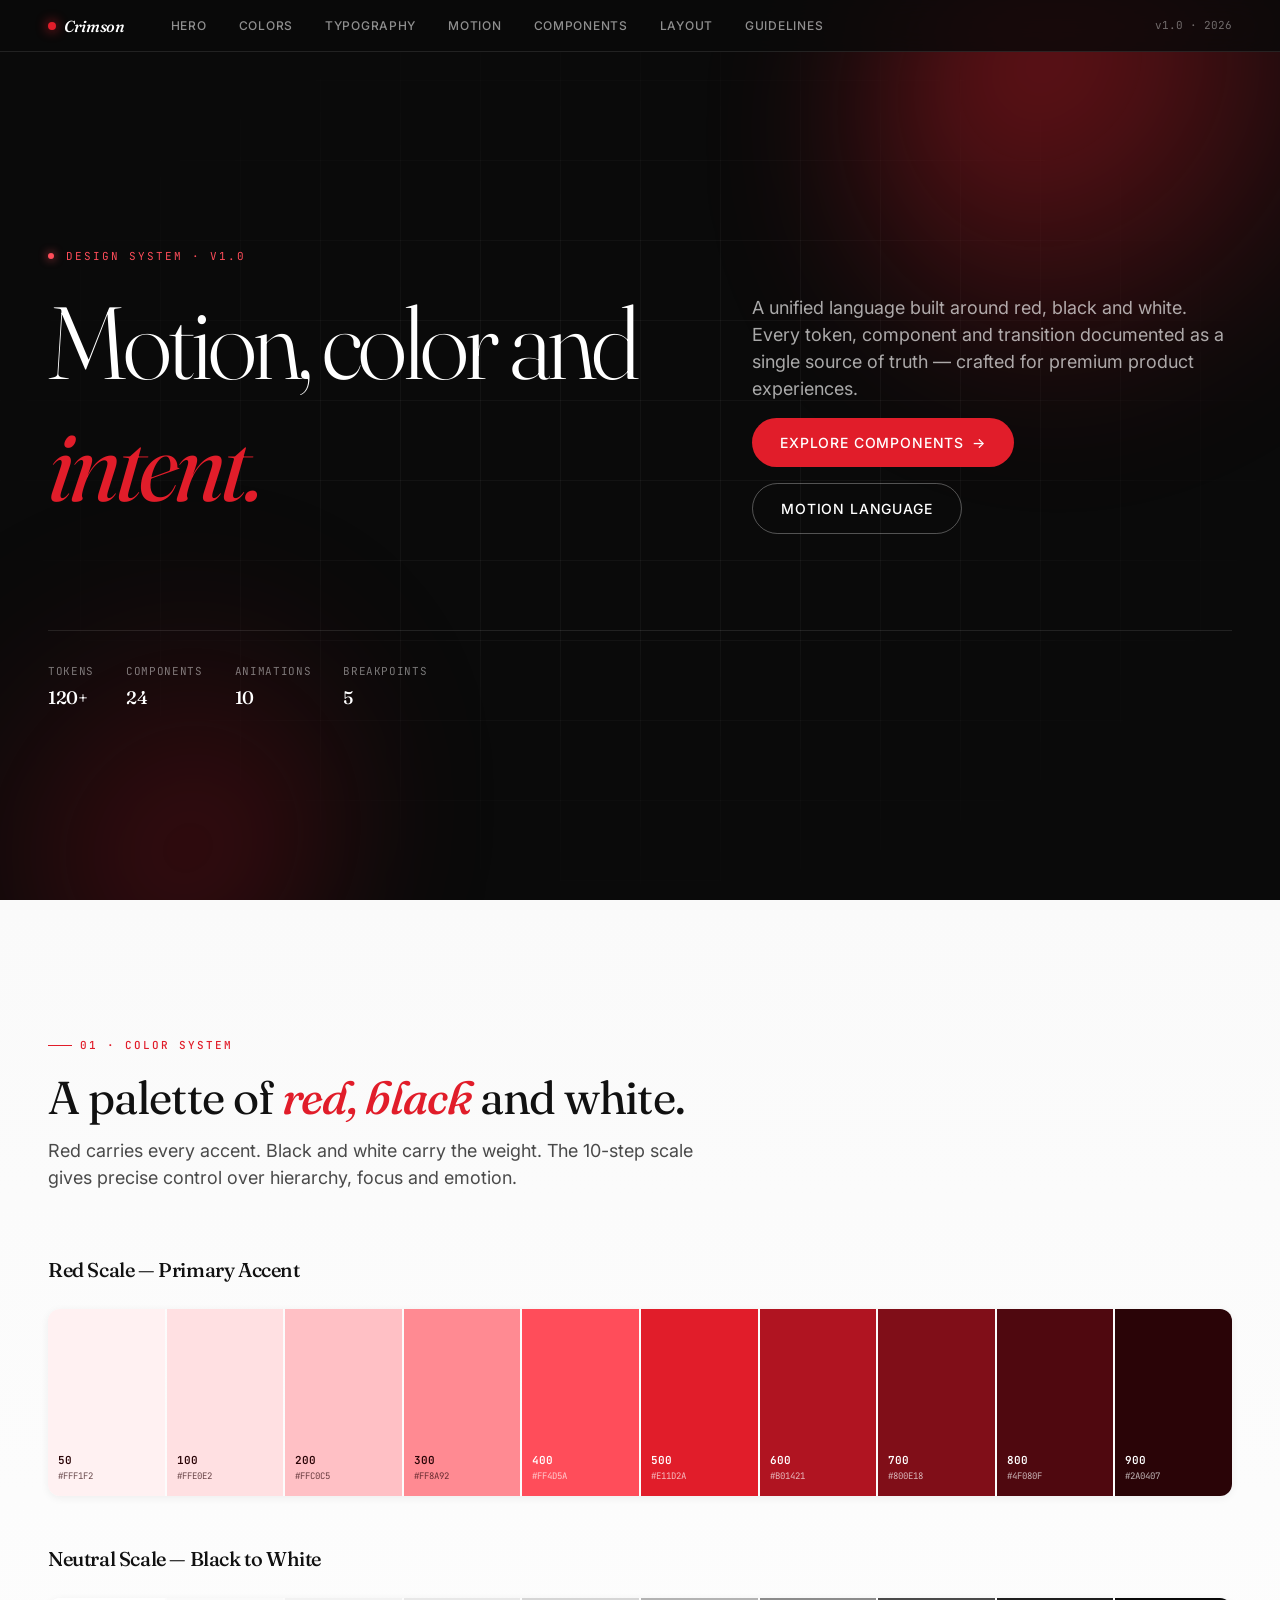
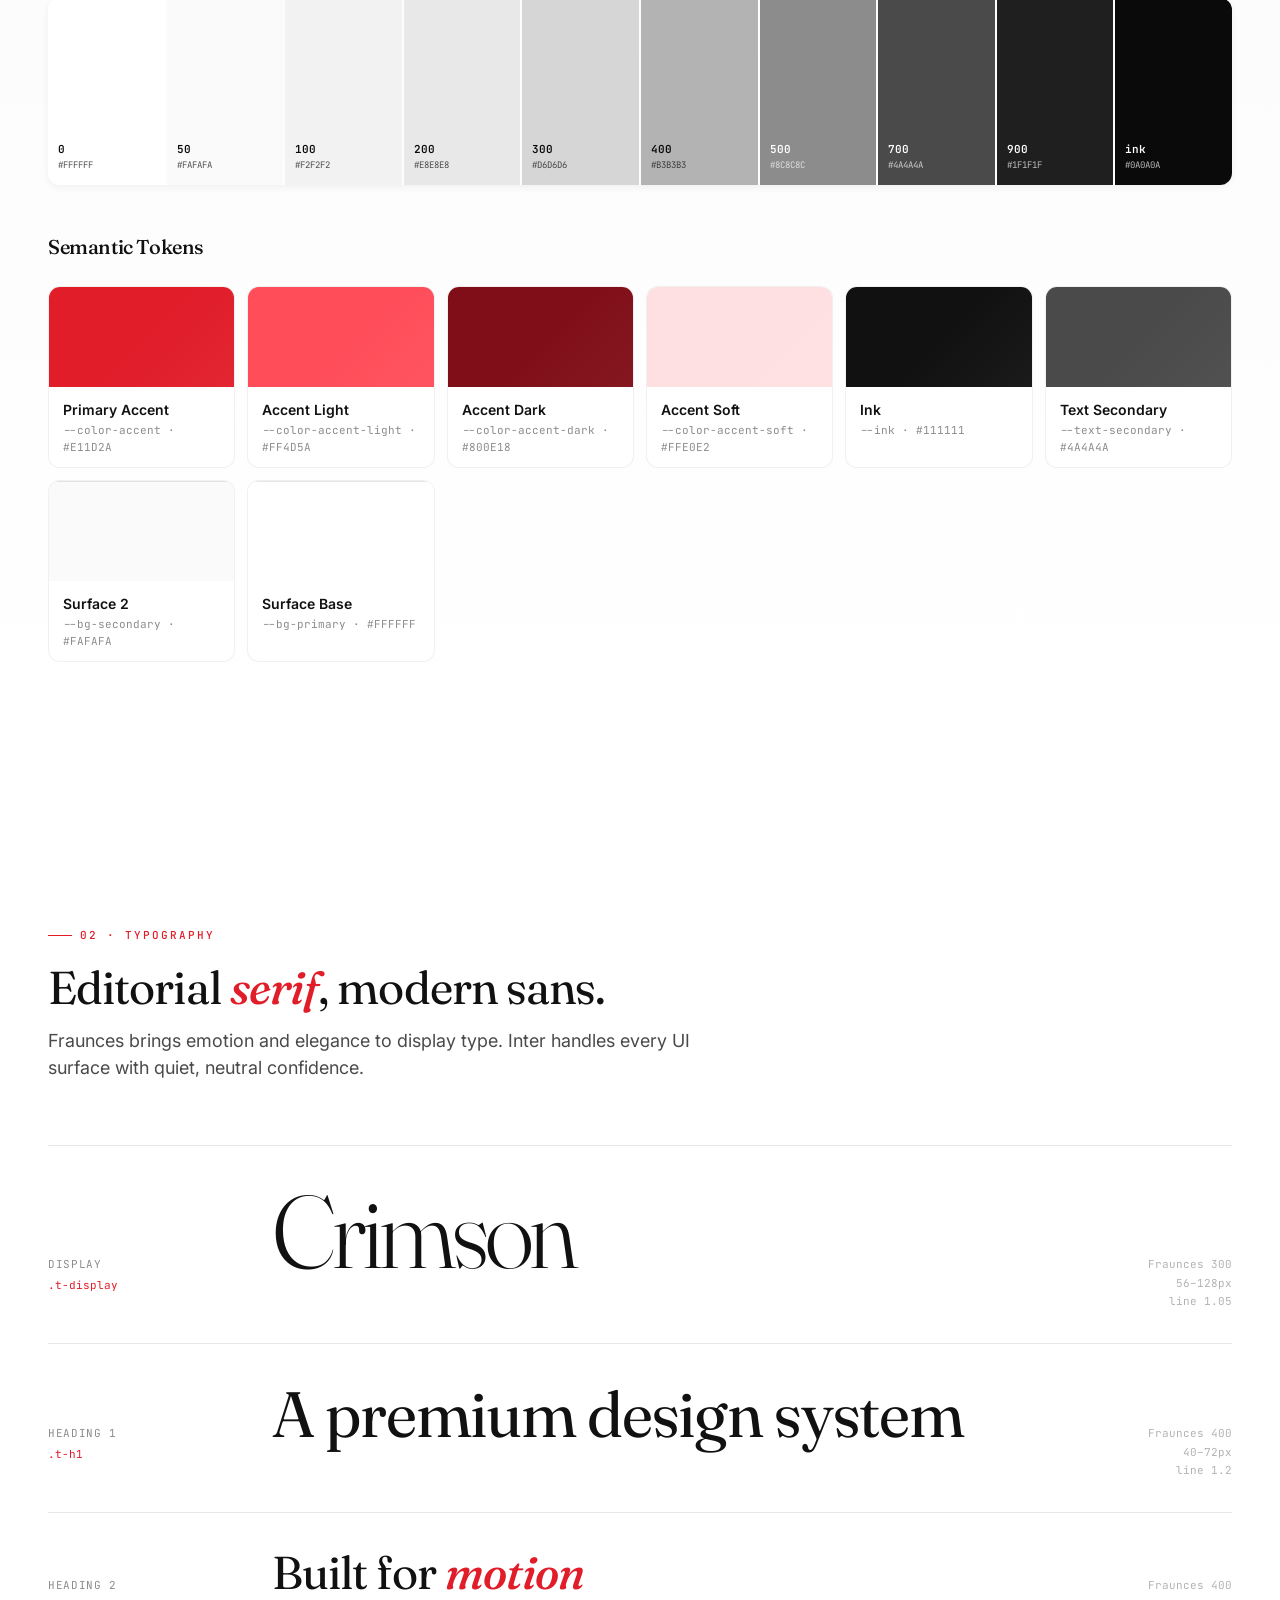
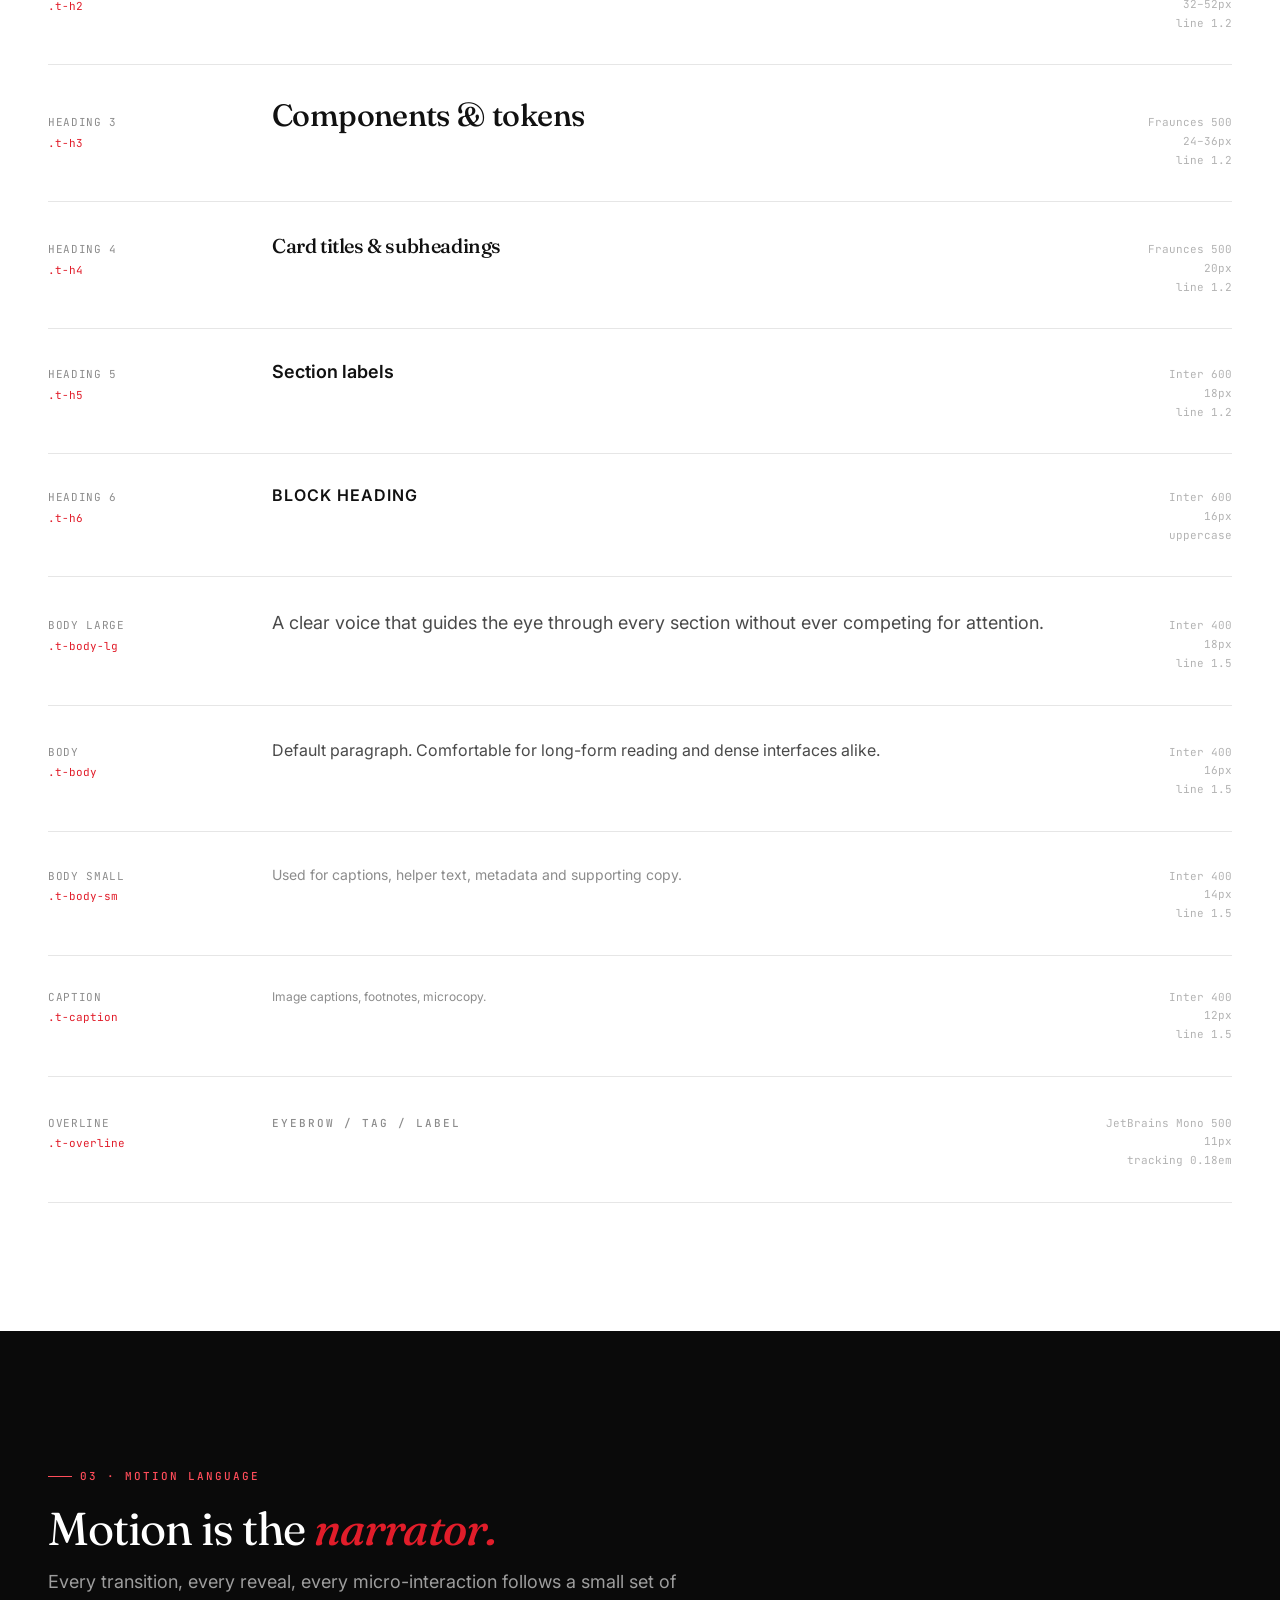
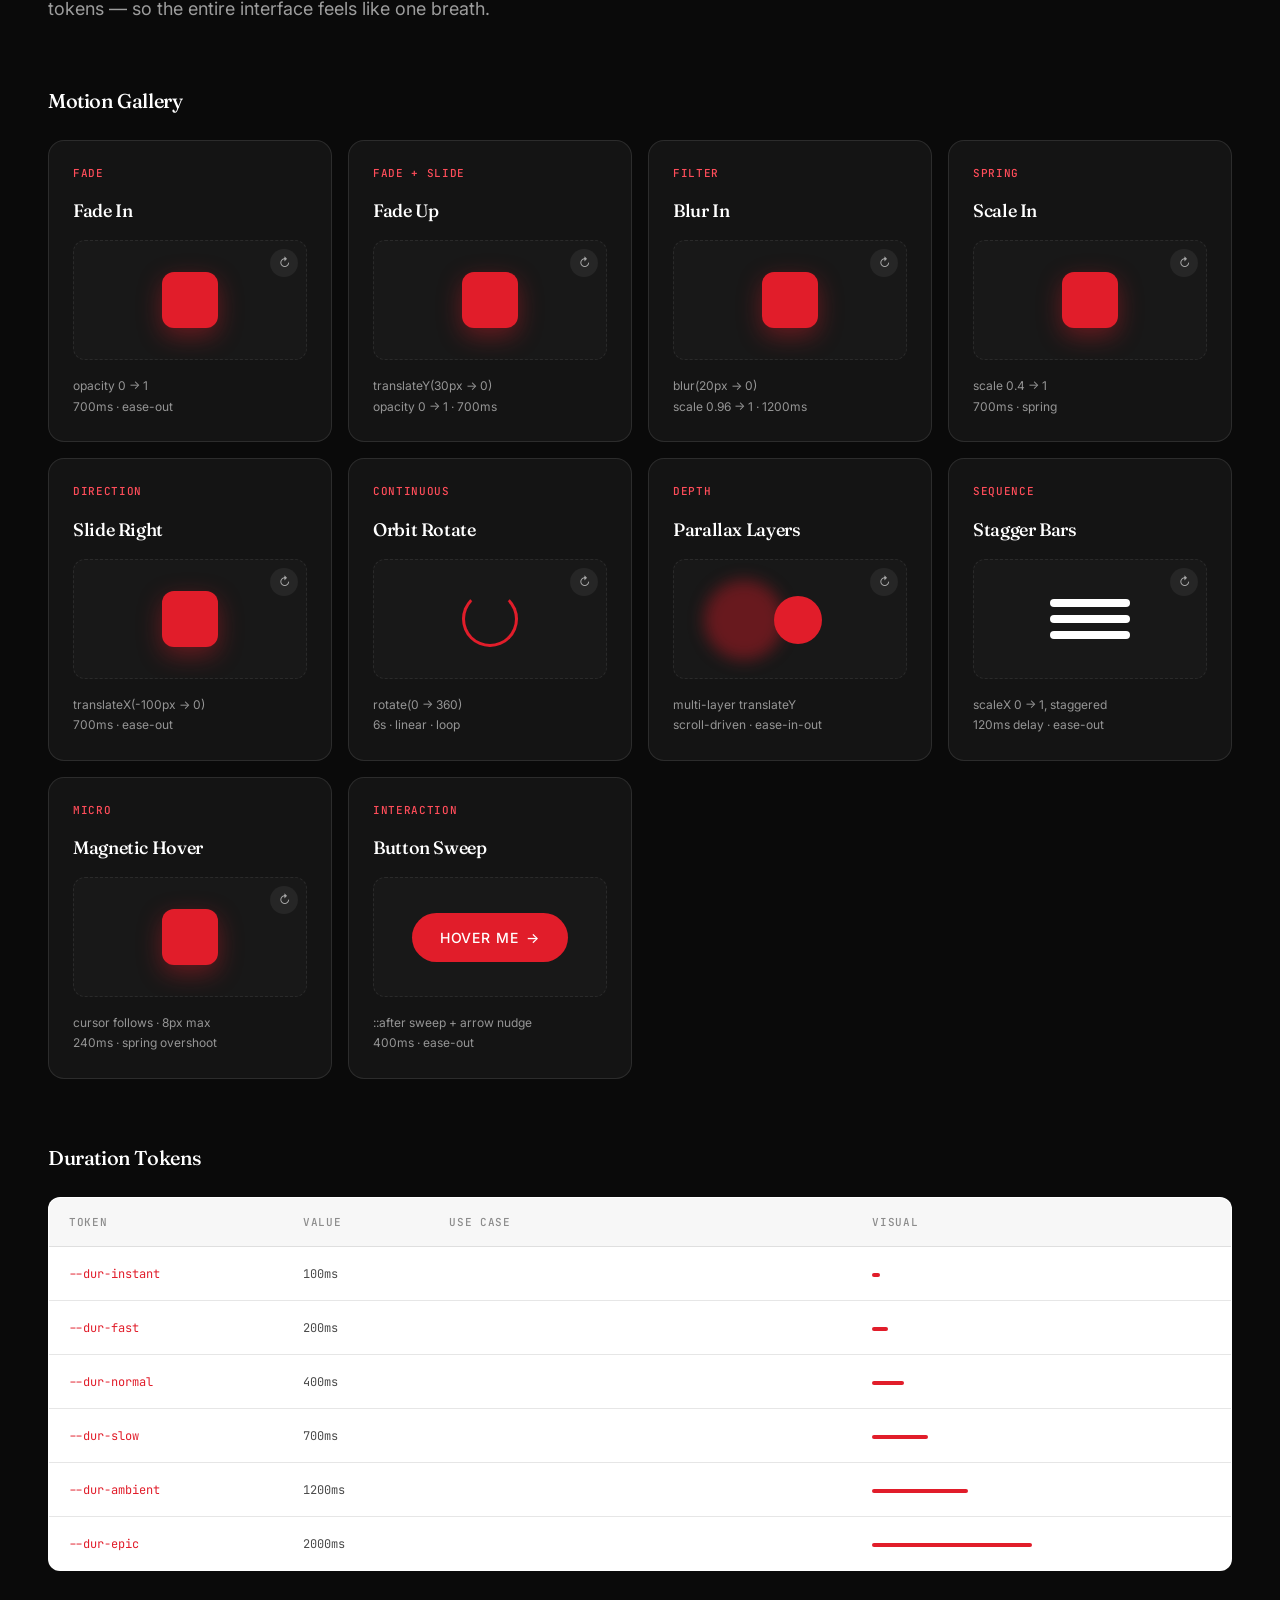
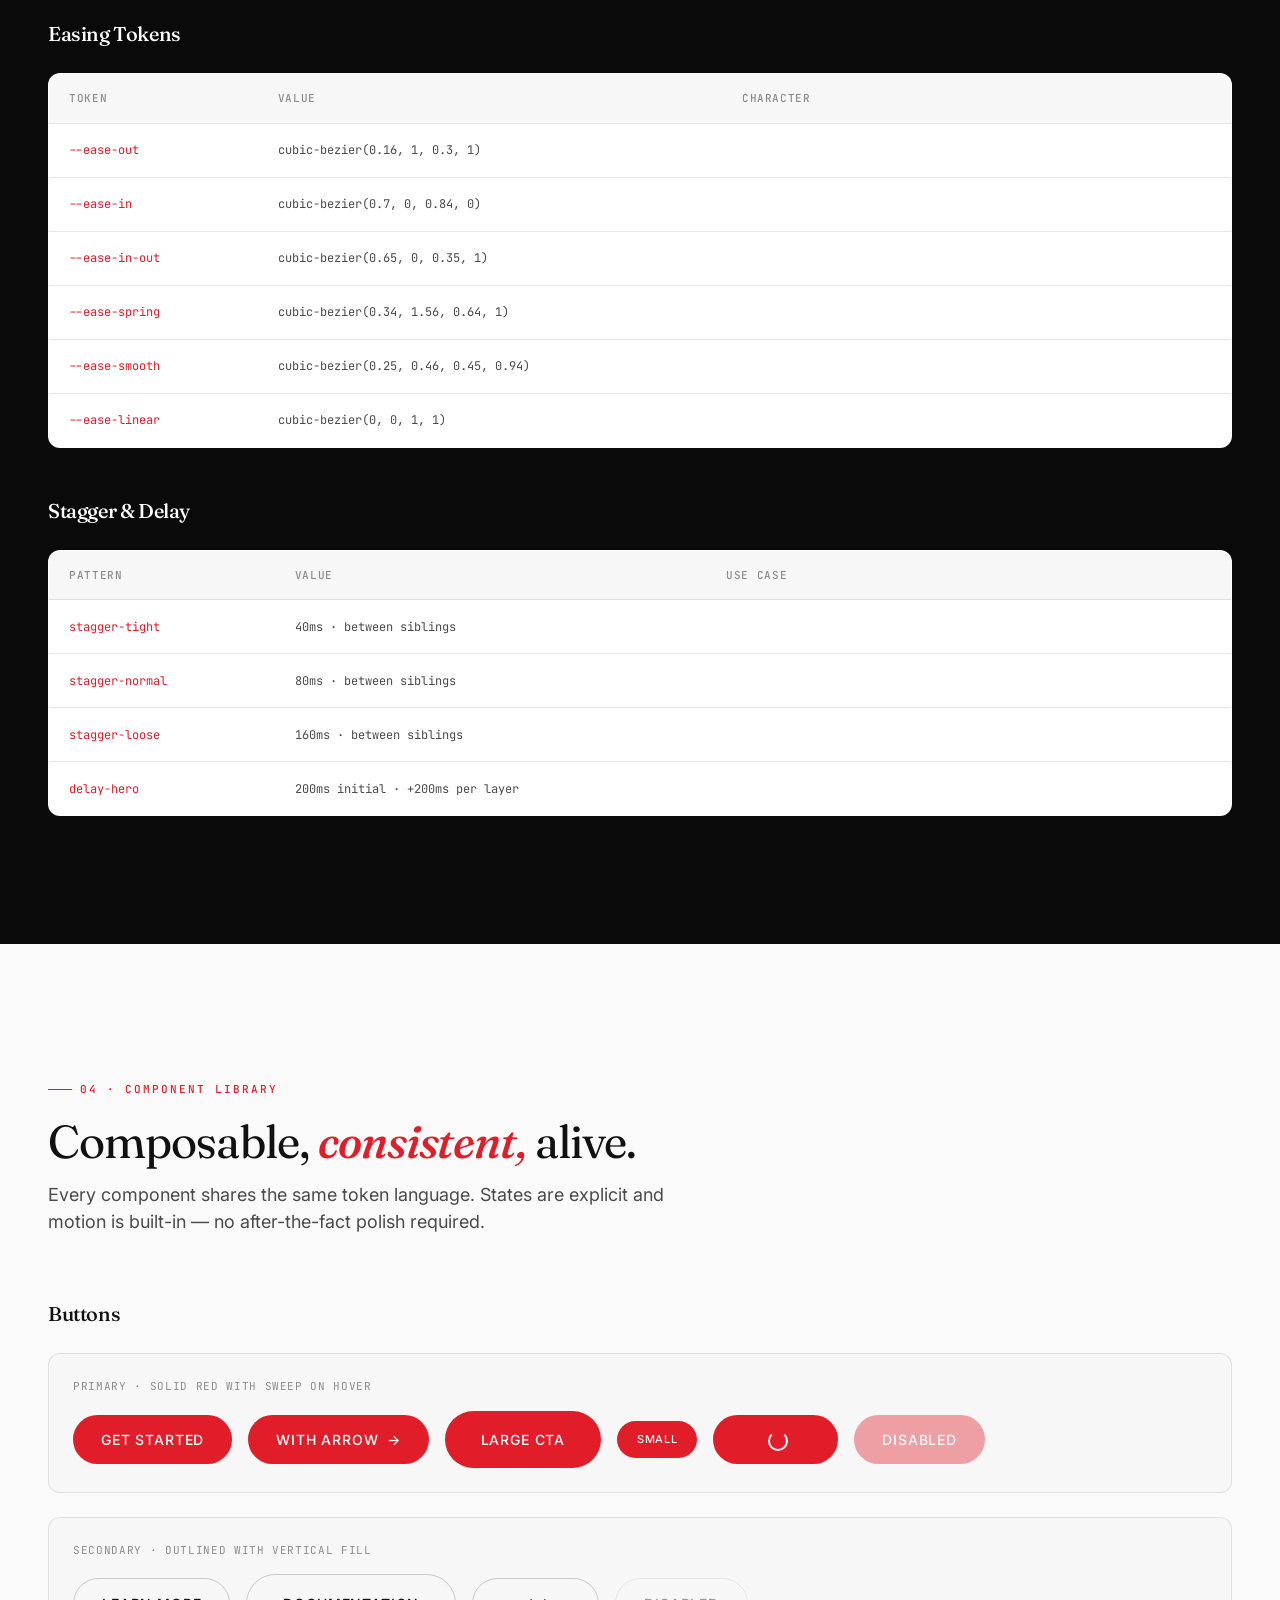
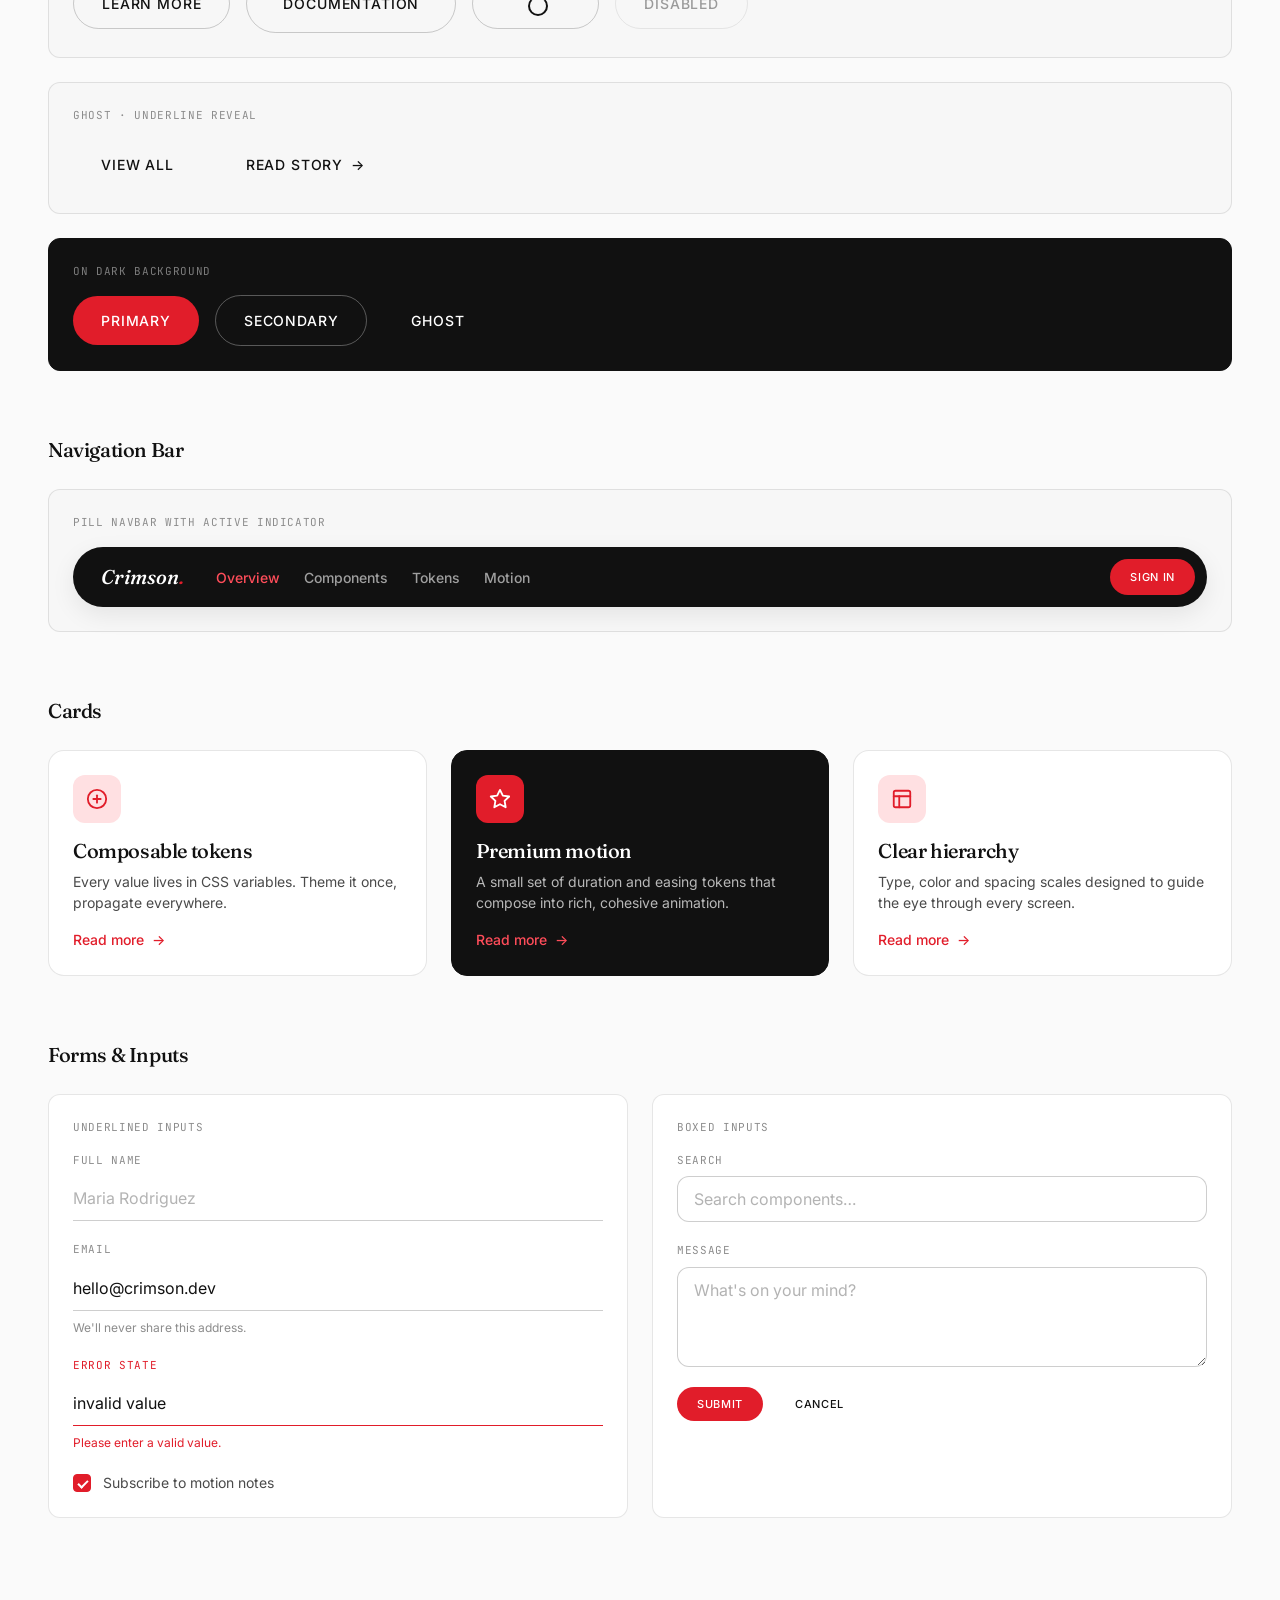
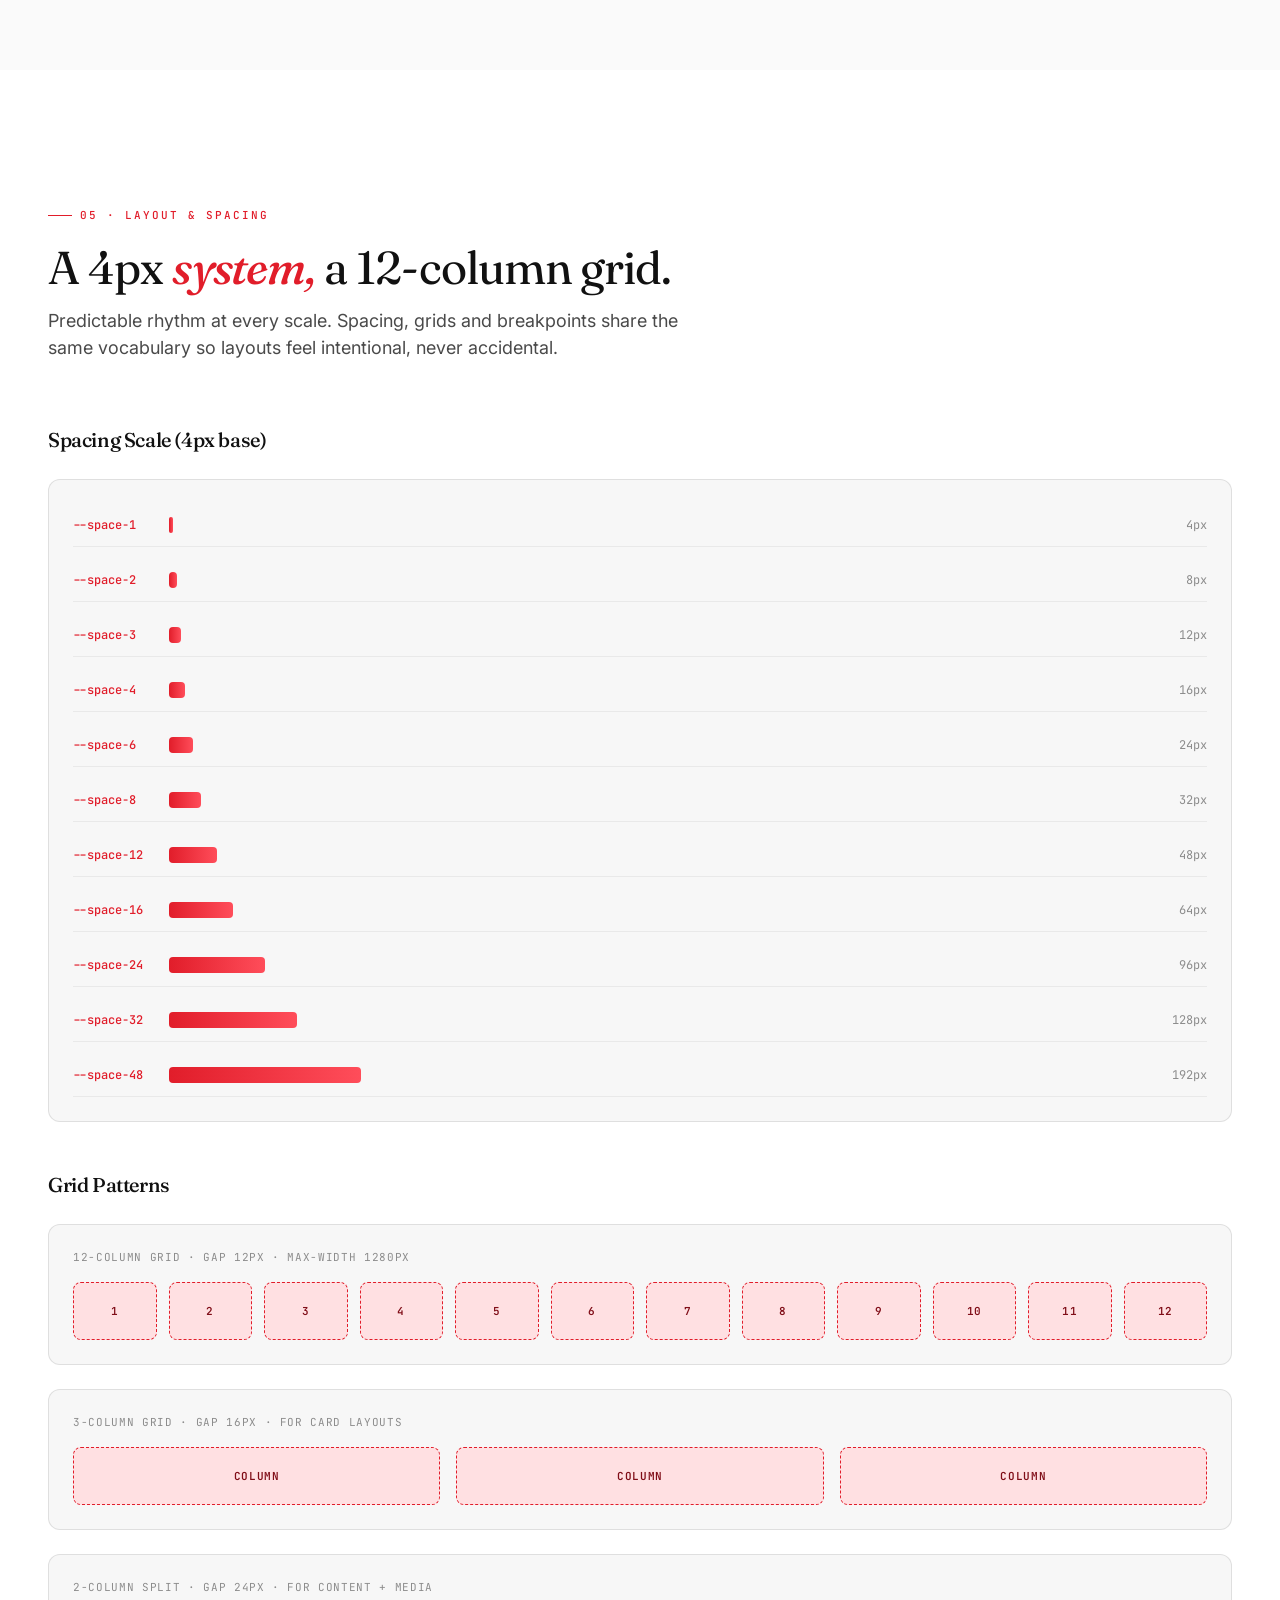
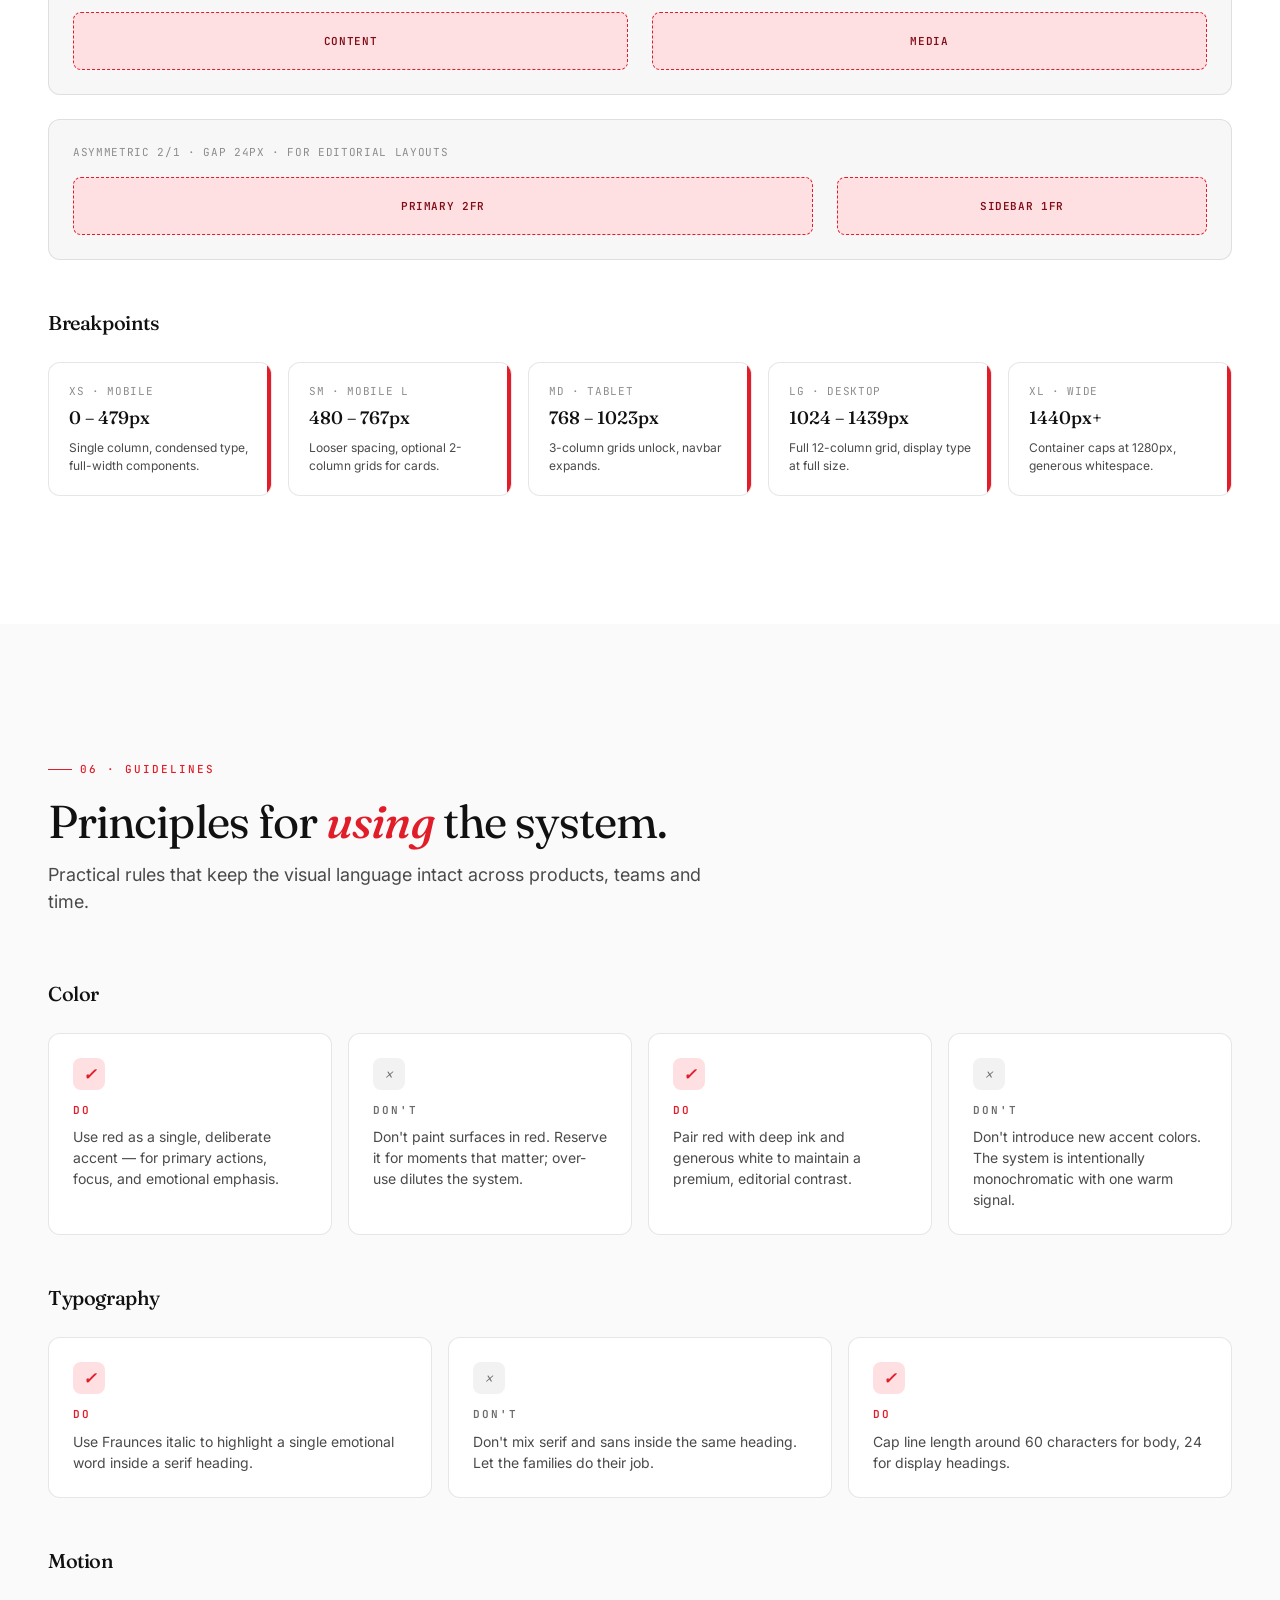
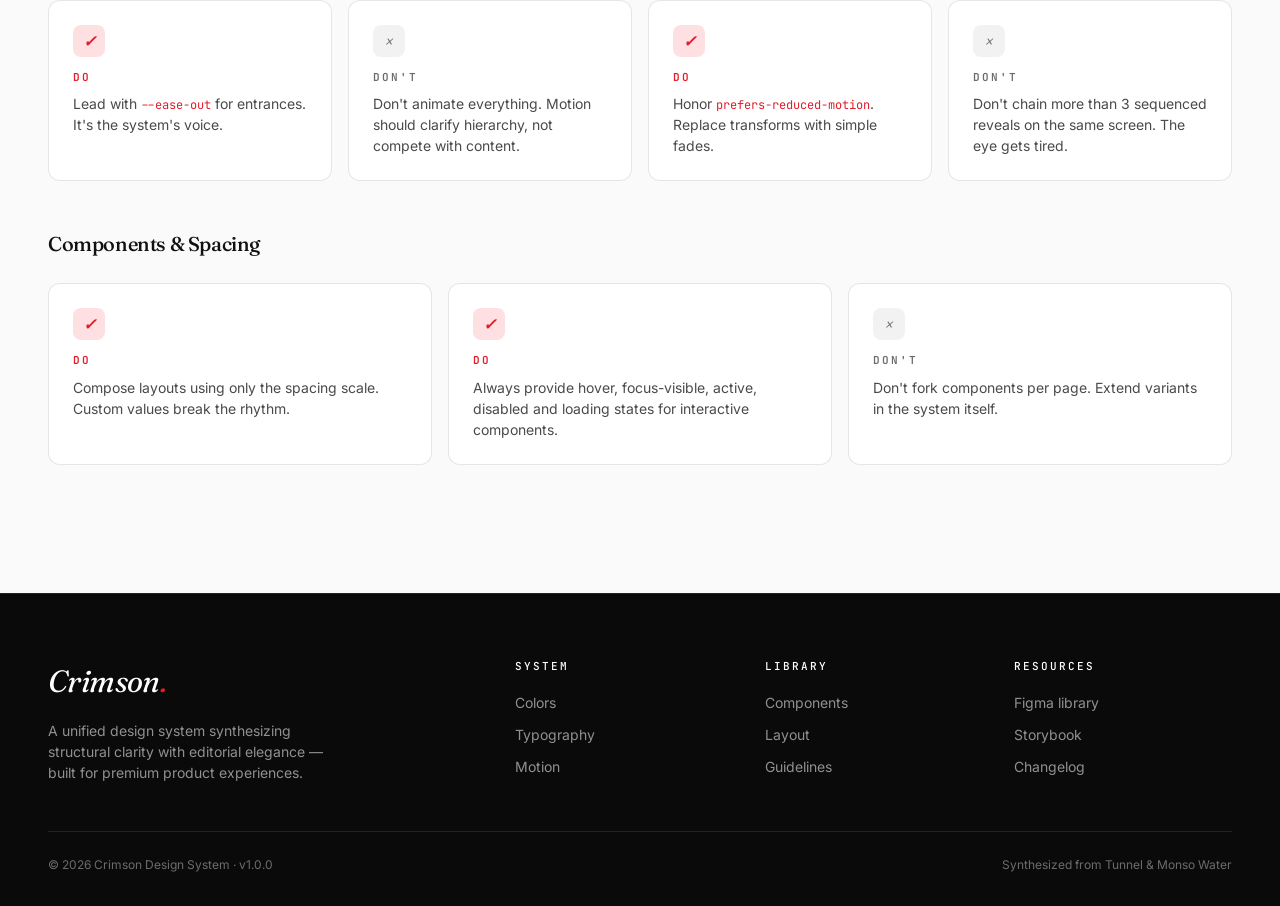
<file: references/sistem-design/design-system.html>
<!DOCTYPE html>
<html lang="en">
<head>
<meta charset="UTF-8" />
<meta name="viewport" content="width=device-width, initial-scale=1" />
<title>Crimson — Unified Design System</title>
<meta name="description" content="A premium design system blending the structural clarity of Tunnel with the editorial elegance of Monso Water — built around red, black, and white with a strong motion language." />

<link rel="preconnect" href="https://fonts.googleapis.com" />
<link rel="preconnect" href="https://fonts.gstatic.com" crossorigin />
<link href="https://fonts.googleapis.com/css2?family=Fraunces:opsz,wght@9..144,300;9..144,400;9..144,500;9..144,600;9..144,700&family=Inter:wght@300;400;500;600;700&family=JetBrains+Mono:wght@400;500&display=swap" rel="stylesheet" />

<style>
/* =================================================================
   1 · DESIGN TOKENS
================================================================= */
:root {
  /* — Color: Red scale (primary accent) — */
  --red-50:  #FFF1F2;
  --red-100: #FFE0E2;
  --red-200: #FFC0C5;
  --red-300: #FF8A92;
  --red-400: #FF4D5A;
  --red-500: #E11D2A;   /* base */
  --red-600: #B01421;
  --red-700: #800E18;
  --red-800: #4F080F;
  --red-900: #2A0407;

  /* Semantic red aliases */
  --color-accent-soft:    var(--red-100);
  --color-accent-light:   var(--red-400);
  --color-accent:         var(--red-500);
  --color-accent-dark:    var(--red-700);
  --color-accent-deep:    var(--red-900);

  /* — Neutrals — */
  --black:     #0A0A0A;
  --ink:       #111111;
  --char:     #1A1A1A;
  --slate:    #2B2B2B;
  --gray-900: #1F1F1F;
  --gray-800: #2E2E2E;
  --gray-700: #4A4A4A;
  --gray-600: #6B6B6B;
  --gray-500: #8C8C8C;
  --gray-400: #B3B3B3;
  --gray-300: #D6D6D6;
  --gray-200: #E8E8E8;
  --gray-100: #F2F2F2;
  --gray-50:  #FAFAFA;
  --white:    #FFFFFF;

  /* — Surface / background semantics — */
  --bg-primary:    var(--white);
  --bg-secondary:  var(--gray-50);
  --bg-inverse:    var(--black);
  --bg-accent:     var(--color-accent);
  --surface-1:     #FFFFFF;
  --surface-2:     #F7F7F7;
  --surface-3:     #EFEFEF;
  --surface-dark-1: #141414;
  --surface-dark-2: #1C1C1C;
  --surface-dark-3: #242424;

  /* — Text semantics — */
  --text-primary:    var(--ink);
  --text-secondary:  var(--gray-700);
  --text-tertiary:   var(--gray-500);
  --text-muted:      var(--gray-400);
  --text-inverse:    var(--white);
  --text-accent:     var(--color-accent);

  /* — Borders — */
  --border-subtle:  rgba(10, 10, 10, 0.06);
  --border-soft:    rgba(10, 10, 10, 0.10);
  --border-strong:  rgba(10, 10, 10, 0.20);
  --border-accent:  var(--color-accent);
  --border-on-dark: rgba(255, 255, 255, 0.10);

  /* — Typography — */
  --font-display: "Fraunces", "Times New Roman", serif;
  --font-body:    "Inter", -apple-system, BlinkMacSystemFont, "Segoe UI", sans-serif;
  --font-mono:    "JetBrains Mono", "SF Mono", Monaco, monospace;

  --fs-display:   clamp(56px, 8vw, 128px);
  --fs-h1:        clamp(40px, 5vw, 72px);
  --fs-h2:        clamp(32px, 3.6vw, 52px);
  --fs-h3:        clamp(24px, 2.4vw, 36px);
  --fs-h4:        20px;
  --fs-h5:        18px;
  --fs-h6:        16px;
  --fs-body-lg:   18px;
  --fs-body:      16px;
  --fs-body-sm:   14px;
  --fs-caption:   12px;
  --fs-overline:  11px;

  --lh-tight:    1.05;
  --lh-snug:     1.2;
  --lh-normal:   1.5;
  --lh-loose:    1.7;

  --ls-tighter:  -0.04em;
  --ls-tight:    -0.02em;
  --ls-normal:   0;
  --ls-wide:     0.06em;
  --ls-wider:    0.18em;

  /* — Spacing (4px base) — */
  --space-1:  4px;
  --space-2:  8px;
  --space-3:  12px;
  --space-4:  16px;
  --space-5:  20px;
  --space-6:  24px;
  --space-8:  32px;
  --space-10: 40px;
  --space-12: 48px;
  --space-16: 64px;
  --space-20: 80px;
  --space-24: 96px;
  --space-32: 128px;
  --space-40: 160px;
  --space-48: 192px;

  /* — Radii — */
  --radius-xs:  4px;
  --radius-sm:  8px;
  --radius-md:  12px;
  --radius-lg:  16px;
  --radius-xl:  24px;
  --radius-2xl: 32px;
  --radius-pill: 999px;

  /* — Elevation — */
  --shadow-xs:  0 1px 2px rgba(10, 10, 10, 0.04);
  --shadow-sm:  0 2px 8px rgba(10, 10, 10, 0.06);
  --shadow-md:  0 8px 24px rgba(10, 10, 10, 0.08);
  --shadow-lg:  0 20px 48px rgba(10, 10, 10, 0.12);
  --shadow-xl:  0 32px 80px rgba(10, 10, 10, 0.18);
  --shadow-accent: 0 12px 32px rgba(225, 29, 42, 0.30);

  /* — Motion — */
  --dur-instant: 100ms;
  --dur-fast:    200ms;
  --dur-normal:  400ms;
  --dur-slow:    700ms;
  --dur-ambient: 1200ms;
  --dur-epic:    2000ms;

  --ease-linear:    cubic-bezier(0, 0, 1, 1);
  --ease-out:       cubic-bezier(0.16, 1, 0.3, 1);            /* expo out — premium */
  --ease-in:        cubic-bezier(0.7, 0, 0.84, 0);
  --ease-in-out:    cubic-bezier(0.65, 0, 0.35, 1);
  --ease-spring:    cubic-bezier(0.34, 1.56, 0.64, 1);        /* slight overshoot */
  --ease-smooth:    cubic-bezier(0.25, 0.46, 0.45, 0.94);     /* monso style */

  /* — Z-Index — */
  --z-base:    0;
  --z-raised:  10;
  --z-overlay: 50;
  --z-fixed:   100;
  --z-modal:   200;
  --z-toast:   300;

  /* — Layout — */
  --container-max: 1280px;
  --container-pad: clamp(20px, 4vw, 48px);
  --topnav-h:      52px;
}

/* =================================================================
   2 · BASE / RESET
================================================================= */
* { box-sizing: border-box; margin: 0; padding: 0; }
*, *::before, *::after { -webkit-font-smoothing: antialiased; -moz-osx-font-smoothing: grayscale; }
html { scroll-behavior: smooth; }
body {
  font-family: var(--font-body);
  font-size: var(--fs-body);
  line-height: var(--lh-normal);
  color: var(--text-primary);
  background: var(--bg-primary);
  overflow-x: hidden;
}
a { color: inherit; text-decoration: none; }
img, svg { display: block; max-width: 100%; }
button { font-family: inherit; cursor: pointer; border: none; background: none; }
::selection { background: var(--color-accent); color: var(--white); }

/* Scrollbar — minimal */
::-webkit-scrollbar { width: 8px; height: 8px; }
::-webkit-scrollbar-track { background: var(--gray-100); }
::-webkit-scrollbar-thumb { background: var(--gray-400); border-radius: var(--radius-pill); }
::-webkit-scrollbar-thumb:hover { background: var(--color-accent); }

/* =================================================================
   3 · TOP NAV (DOC CHROME)
================================================================= */
.ds-topnav {
  position: fixed;
  top: 0; left: 0; right: 0;
  z-index: var(--z-fixed);
  height: var(--topnav-h);
  background: rgba(10, 10, 10, 0.85);
  backdrop-filter: blur(20px) saturate(140%);
  -webkit-backdrop-filter: blur(20px) saturate(140%);
  border-bottom: 1px solid var(--border-on-dark);
  display: flex;
  align-items: center;
  padding: 0 var(--container-pad);
  gap: 0;
  overflow-x: auto;
  scrollbar-width: none;
}
.ds-topnav::-webkit-scrollbar { display: none; }
.ds-topnav-brand {
  font-family: var(--font-display);
  font-style: italic;
  font-size: 16px;
  font-weight: 500;
  color: var(--white);
  margin-right: var(--space-8);
  flex-shrink: 0;
  letter-spacing: var(--ls-tight);
  white-space: nowrap;
  display: flex; align-items: center; gap: var(--space-2);
}
.ds-topnav-brand::before {
  content: "";
  width: 8px; height: 8px; border-radius: 50%;
  background: var(--color-accent);
  box-shadow: 0 0 12px var(--color-accent);
  animation: pulse 2s ease-in-out infinite;
}
@keyframes pulse {
  0%, 100% { opacity: 1; transform: scale(1); }
  50% { opacity: 0.6; transform: scale(0.85); }
}
.ds-topnav-links { display: flex; align-items: center; gap: var(--space-1); flex: 1; }
.ds-topnav a {
  font-family: var(--font-body);
  font-size: var(--fs-caption);
  font-weight: 500;
  letter-spacing: var(--ls-wide);
  text-transform: uppercase;
  color: rgba(255, 255, 255, 0.55);
  padding: 8px 14px;
  border-radius: var(--radius-pill);
  transition: color var(--dur-fast) var(--ease-out), background var(--dur-fast) var(--ease-out);
  white-space: nowrap;
}
.ds-topnav a:hover { color: var(--white); background: rgba(255, 255, 255, 0.08); }
.ds-topnav-version {
  font-family: var(--font-mono);
  font-size: var(--fs-overline);
  color: rgba(255, 255, 255, 0.4);
  margin-left: auto;
  flex-shrink: 0;
  padding-left: var(--space-4);
}

/* =================================================================
   4 · LAYOUT PRIMITIVES
================================================================= */
.section {
  padding: var(--space-32) 0;
  position: relative;
}
.section--dark { background: var(--bg-inverse); color: var(--text-inverse); }
.section--subtle { background: var(--bg-secondary); }
.section--accent {
  background: linear-gradient(180deg, var(--bg-secondary) 0%, var(--white) 100%);
}
.container {
  max-width: var(--container-max);
  margin: 0 auto;
  padding: 0 var(--container-pad);
}
.section-eyebrow {
  font-family: var(--font-mono);
  font-size: var(--fs-overline);
  font-weight: 500;
  letter-spacing: var(--ls-wider);
  text-transform: uppercase;
  color: var(--color-accent);
  display: inline-flex;
  align-items: center;
  gap: var(--space-2);
  margin-bottom: var(--space-4);
}
.section-eyebrow::before {
  content: "";
  width: 24px; height: 1px; background: var(--color-accent);
}
.section--dark .section-eyebrow { color: var(--red-400); }
.section--dark .section-eyebrow::before { background: var(--red-400); }
.section-title {
  font-family: var(--font-display);
  font-size: var(--fs-h2);
  font-weight: 400;
  line-height: var(--lh-snug);
  letter-spacing: var(--ls-tight);
  margin-bottom: var(--space-3);
  color: var(--text-primary);
  max-width: 24ch;
}
.section--dark .section-title { color: var(--text-inverse); }
.section-title em { font-style: italic; color: var(--color-accent); font-weight: 500; }
.section-title .accent { color: var(--color-accent); font-style: italic; }
.section-lead {
  font-size: var(--fs-body-lg);
  color: var(--text-secondary);
  max-width: 60ch;
  margin-bottom: var(--space-16);
  line-height: var(--lh-normal);
}
.section--dark .section-lead { color: rgba(255, 255, 255, 0.6); }
.subheading {
  font-family: var(--font-display);
  font-size: var(--fs-h4);
  font-weight: 500;
  letter-spacing: var(--ls-tight);
  margin: var(--space-12) 0 var(--space-6);
  color: var(--text-primary);
}
.section--dark .subheading { color: var(--text-inverse); }

/* =================================================================
   5 · HERO
================================================================= */
.hero {
  min-height: 100vh;
  background: var(--bg-inverse);
  color: var(--text-inverse);
  position: relative;
  overflow: hidden;
  display: flex;
  align-items: center;
  padding-top: var(--topnav-h);
}
.hero-grid-bg {
  position: absolute;
  inset: 0;
  background-image:
    linear-gradient(rgba(255,255,255,0.04) 1px, transparent 1px),
    linear-gradient(90deg, rgba(255,255,255,0.04) 1px, transparent 1px);
  background-size: 80px 80px;
  pointer-events: none;
  mask-image: radial-gradient(ellipse at center, black 30%, transparent 75%);
  -webkit-mask-image: radial-gradient(ellipse at center, black 30%, transparent 75%);
}
.hero-orb {
  position: absolute;
  border-radius: 50%;
  filter: blur(80px);
  opacity: 0.5;
  pointer-events: none;
  will-change: transform;
}
.hero-orb--1 {
  width: 540px; height: 540px;
  background: radial-gradient(circle at 30% 30%, var(--color-accent), transparent 70%);
  top: -120px; right: -120px;
  animation: orbDrift1 14s ease-in-out infinite;
}
.hero-orb--2 {
  width: 420px; height: 420px;
  background: radial-gradient(circle at 70% 70%, var(--red-700), transparent 70%);
  bottom: -100px; left: -80px;
  animation: orbDrift2 18s ease-in-out infinite;
}
@keyframes orbDrift1 {
  0%, 100% { transform: translate3d(0, 0, 0) scale(1); }
  50% { transform: translate3d(-40px, 60px, 0) scale(1.1); }
}
@keyframes orbDrift2 {
  0%, 100% { transform: translate3d(0, 0, 0) scale(1); }
  50% { transform: translate3d(60px, -40px, 0) scale(0.9); }
}
.hero-content {
  position: relative;
  z-index: 2;
  display: grid;
  grid-template-columns: 1fr;
  gap: var(--space-8);
  width: 100%;
}
.hero-eyebrow {
  font-family: var(--font-mono);
  font-size: var(--fs-overline);
  letter-spacing: var(--ls-wider);
  text-transform: uppercase;
  color: var(--red-400);
  display: inline-flex;
  align-items: center;
  gap: var(--space-3);
  margin-bottom: var(--space-6);
}
.hero-eyebrow .dot {
  width: 6px; height: 6px; border-radius: 50%;
  background: var(--red-400);
  box-shadow: 0 0 10px var(--red-400);
}
.hero-title {
  font-family: var(--font-display);
  font-size: var(--fs-display);
  font-weight: 300;
  line-height: 0.95;
  letter-spacing: var(--ls-tighter);
  color: var(--white);
  max-width: 14ch;
}
.hero-title .word {
  display: inline-block;
  overflow: hidden;
  padding: 0.05em 0.04em 0.08em;
  margin: 0 -0.04em;
}
.hero-title .word > span {
  display: inline-block;
  transform: translateY(110%);
  animation: heroReveal var(--dur-ambient) var(--ease-out) forwards;
}
.hero-title .word:nth-child(2) > span { animation-delay: 80ms; }
.hero-title .word:nth-child(3) > span { animation-delay: 160ms; }
.hero-title .word:nth-child(4) > span { animation-delay: 240ms; }
.hero-title .word:nth-child(5) > span { animation-delay: 320ms; }
.hero-title em {
  font-style: italic; color: var(--color-accent); font-weight: 400;
}
@keyframes heroReveal {
  0%   { transform: translateY(110%); }
  100% { transform: translateY(0); }
}
.hero-lead {
  font-size: var(--fs-body-lg);
  line-height: var(--lh-normal);
  color: rgba(255, 255, 255, 0.65);
  max-width: 50ch;
  margin-top: var(--space-2);
  opacity: 0;
  animation: fadeUp var(--dur-slow) var(--ease-out) 600ms forwards;
}
@keyframes fadeUp {
  from { opacity: 0; transform: translateY(20px); }
  to   { opacity: 1; transform: translateY(0); }
}
.hero-actions {
  display: flex;
  flex-wrap: wrap;
  gap: var(--space-4);
  margin-top: var(--space-4);
  opacity: 0;
  animation: fadeUp var(--dur-slow) var(--ease-out) 800ms forwards;
}
.hero-meta {
  display: flex;
  align-items: center;
  gap: var(--space-8);
  margin-top: var(--space-16);
  padding-top: var(--space-8);
  border-top: 1px solid var(--border-on-dark);
  opacity: 0;
  animation: fadeUp var(--dur-slow) var(--ease-out) 1000ms forwards;
}
.hero-meta-item { display: flex; flex-direction: column; gap: var(--space-1); }
.hero-meta-label {
  font-family: var(--font-mono);
  font-size: var(--fs-overline);
  letter-spacing: var(--ls-wide);
  text-transform: uppercase;
  color: rgba(255, 255, 255, 0.45);
}
.hero-meta-value {
  font-family: var(--font-display);
  font-size: var(--fs-h5);
  color: var(--white);
  font-weight: 500;
  letter-spacing: var(--ls-tight);
}

@media (min-width: 900px) {
  .hero-content { grid-template-columns: 1.4fr 1fr; align-items: end; }
  .hero-meta { grid-column: 1 / -1; }
}

/* =================================================================
   6 · BUTTONS
================================================================= */
.btn {
  position: relative;
  display: inline-flex;
  align-items: center;
  justify-content: center;
  gap: var(--space-2);
  padding: 14px 28px;
  font-family: var(--font-body);
  font-size: var(--fs-body-sm);
  font-weight: 500;
  letter-spacing: var(--ls-wide);
  text-transform: uppercase;
  border-radius: var(--radius-pill);
  text-decoration: none;
  cursor: pointer;
  overflow: hidden;
  transition: transform var(--dur-fast) var(--ease-out),
              box-shadow var(--dur-normal) var(--ease-out),
              color var(--dur-normal) var(--ease-out);
  user-select: none;
  isolation: isolate;
}
.btn::after {
  content: "";
  position: absolute;
  inset: 0;
  z-index: -1;
  border-radius: inherit;
  transition: transform var(--dur-normal) var(--ease-out);
}

/* Primary — solid red with sweep */
.btn--primary {
  background: var(--color-accent);
  color: var(--white);
}
.btn--primary::after {
  background: var(--color-accent-dark);
  transform: translateX(-101%);
}
.btn--primary:hover { box-shadow: var(--shadow-accent); }
.btn--primary:hover::after { transform: translateX(0); }
.btn--primary:active { transform: scale(0.97); }

/* Secondary — outlined */
.btn--secondary {
  background: transparent;
  color: var(--text-primary);
  border: 1px solid var(--border-strong);
}
.btn--secondary::after {
  background: var(--ink);
  transform: translateY(101%);
}
.btn--secondary:hover { color: var(--white); border-color: var(--ink); }
.btn--secondary:hover::after { transform: translateY(0); }
.btn--secondary:active { transform: scale(0.97); }

/* Ghost */
.btn--ghost {
  background: transparent;
  color: var(--text-primary);
}
.btn--ghost:hover { color: var(--color-accent); }
.btn--ghost::before {
  content: "";
  position: absolute;
  bottom: 8px;
  left: 28px;
  right: 28px;
  height: 1px;
  background: currentColor;
  transform: scaleX(0);
  transform-origin: right;
  transition: transform var(--dur-normal) var(--ease-out);
}
.btn--ghost:hover::before { transform: scaleX(1); transform-origin: left; }

/* On dark contexts */
.btn--on-dark.btn--secondary {
  color: var(--white);
  border-color: rgba(255, 255, 255, 0.3);
}
.btn--on-dark.btn--secondary::after { background: var(--white); }
.btn--on-dark.btn--secondary:hover { color: var(--ink); border-color: var(--white); }

/* Loading */
.btn--loading {
  color: transparent !important;
  pointer-events: none;
}
.btn--loading::before {
  content: "";
  position: absolute;
  width: 16px; height: 16px;
  top: 50%; left: 50%;
  margin: -8px 0 0 -8px;
  border: 2px solid currentColor;
  border-top-color: transparent;
  border-radius: 50%;
  color: var(--white);
  animation: spin 0.8s linear infinite;
}
.btn--primary.btn--loading::before { color: var(--white); }
.btn--secondary.btn--loading::before { color: var(--ink); }
@keyframes spin { to { transform: rotate(360deg); } }

/* Disabled */
.btn--disabled, .btn:disabled, .btn[aria-disabled="true"] {
  opacity: 0.4;
  pointer-events: none;
  cursor: not-allowed;
}

/* Sizes */
.btn--sm { padding: 10px 20px; font-size: var(--fs-overline); }
.btn--lg { padding: 18px 36px; font-size: var(--fs-body-sm); }

.btn .arrow {
  display: inline-block;
  transition: transform var(--dur-fast) var(--ease-out);
}
.btn:hover .arrow { transform: translateX(4px); }

/* =================================================================
   7 · TYPOGRAPHY DEMO TABLE
================================================================= */
.type-table { border-top: 1px solid var(--border-soft); }
.type-row {
  display: grid;
  grid-template-columns: 200px 1fr 160px;
  gap: var(--space-6);
  padding: var(--space-8) 0;
  border-bottom: 1px solid var(--border-soft);
  align-items: baseline;
}
.type-meta { display: flex; flex-direction: column; gap: var(--space-1); }
.type-name {
  font-family: var(--font-mono);
  font-size: var(--fs-overline);
  letter-spacing: var(--ls-wide);
  text-transform: uppercase;
  color: var(--text-tertiary);
}
.type-token {
  font-family: var(--font-mono);
  font-size: 11px;
  color: var(--color-accent);
}
.type-preview { overflow: hidden; }
.type-spec {
  font-family: var(--font-mono);
  font-size: var(--fs-overline);
  color: var(--text-muted);
  text-align: right;
  line-height: var(--lh-loose);
}
.t-display {
  font-family: var(--font-display);
  font-size: var(--fs-display);
  font-weight: 300;
  line-height: var(--lh-tight);
  letter-spacing: var(--ls-tighter);
}
.t-h1 { font-family: var(--font-display); font-size: var(--fs-h1); font-weight: 400; line-height: var(--lh-snug); letter-spacing: var(--ls-tight); }
.t-h2 { font-family: var(--font-display); font-size: var(--fs-h2); font-weight: 400; line-height: var(--lh-snug); letter-spacing: var(--ls-tight); }
.t-h3 { font-family: var(--font-display); font-size: var(--fs-h3); font-weight: 500; line-height: var(--lh-snug); letter-spacing: var(--ls-tight); }
.t-h4 { font-family: var(--font-display); font-size: var(--fs-h4); font-weight: 500; line-height: var(--lh-snug); letter-spacing: var(--ls-tight); }
.t-h5 { font-family: var(--font-body); font-size: var(--fs-h5); font-weight: 600; line-height: var(--lh-snug); }
.t-h6 { font-family: var(--font-body); font-size: var(--fs-h6); font-weight: 600; line-height: var(--lh-snug); text-transform: uppercase; letter-spacing: var(--ls-wide); }
.t-body-lg { font-size: var(--fs-body-lg); line-height: var(--lh-normal); color: var(--text-secondary); }
.t-body { font-size: var(--fs-body); line-height: var(--lh-normal); color: var(--text-secondary); }
.t-body-sm { font-size: var(--fs-body-sm); line-height: var(--lh-normal); color: var(--text-tertiary); }
.t-caption { font-size: var(--fs-caption); line-height: var(--lh-normal); color: var(--text-tertiary); }
.t-overline {
  font-family: var(--font-mono);
  font-size: var(--fs-overline);
  font-weight: 500;
  letter-spacing: var(--ls-wider);
  text-transform: uppercase;
  color: var(--text-tertiary);
}

/* =================================================================
   8 · COLOR SWATCHES
================================================================= */
.swatch-grid {
  display: grid;
  grid-template-columns: repeat(auto-fill, minmax(180px, 1fr));
  gap: var(--space-3);
}
.swatch {
  border-radius: var(--radius-md);
  overflow: hidden;
  background: var(--white);
  border: 1px solid var(--border-subtle);
  transition: transform var(--dur-normal) var(--ease-out), box-shadow var(--dur-normal) var(--ease-out);
}
.swatch:hover { transform: translateY(-4px); box-shadow: var(--shadow-md); }
.swatch-block { height: 100px; position: relative; overflow: hidden; }
.swatch-block::after {
  content: "";
  position: absolute;
  inset: 0;
  background: linear-gradient(135deg, transparent 50%, rgba(255,255,255,0.04));
}
.swatch-info { padding: 12px 14px; }
.swatch-name {
  font-family: var(--font-body);
  font-size: var(--fs-body-sm);
  font-weight: 600;
  color: var(--text-primary);
  margin-bottom: 2px;
}
.swatch-token {
  font-family: var(--font-mono);
  font-size: var(--fs-overline);
  color: var(--text-tertiary);
}

.scale-row {
  display: grid;
  grid-template-columns: repeat(10, 1fr);
  gap: 2px;
  margin-bottom: var(--space-8);
  border-radius: var(--radius-md);
  overflow: hidden;
  box-shadow: var(--shadow-sm);
}
.scale-step {
  aspect-ratio: 1 / 1.6;
  display: flex;
  flex-direction: column;
  justify-content: flex-end;
  padding: 12px 10px;
  font-family: var(--font-mono);
  font-size: var(--fs-overline);
  transition: transform var(--dur-normal) var(--ease-out);
}
.scale-step:hover { transform: scale(1.04); z-index: 2; box-shadow: var(--shadow-md); }
.scale-step .num { font-weight: 600; }
.scale-step .hex { opacity: 0.7; font-size: 9px; margin-top: 2px; }

/* =================================================================
   9 · CARDS
================================================================= */
.card-grid {
  display: grid;
  grid-template-columns: repeat(auto-fit, minmax(280px, 1fr));
  gap: var(--space-6);
}
.card {
  background: var(--surface-1);
  border: 1px solid var(--border-soft);
  border-radius: var(--radius-lg);
  padding: var(--space-6);
  transition: transform var(--dur-normal) var(--ease-out),
              box-shadow var(--dur-normal) var(--ease-out),
              border-color var(--dur-normal) var(--ease-out);
  position: relative;
  overflow: hidden;
}
.card::before {
  content: "";
  position: absolute;
  top: 0; left: 0;
  width: 100%; height: 2px;
  background: linear-gradient(90deg, transparent, var(--color-accent), transparent);
  transform: translateX(-100%);
  transition: transform var(--dur-slow) var(--ease-out);
}
.card:hover {
  transform: translateY(-6px);
  box-shadow: var(--shadow-lg);
  border-color: var(--border-strong);
}
.card:hover::before { transform: translateX(100%); }
.card-icon {
  width: 48px; height: 48px;
  border-radius: var(--radius-md);
  background: var(--color-accent-soft);
  color: var(--color-accent);
  display: flex; align-items: center; justify-content: center;
  margin-bottom: var(--space-4);
  transition: background var(--dur-normal) var(--ease-out), color var(--dur-normal) var(--ease-out);
}
.card:hover .card-icon { background: var(--color-accent); color: var(--white); }
.card-title {
  font-family: var(--font-display);
  font-size: var(--fs-h4);
  font-weight: 500;
  line-height: var(--lh-snug);
  letter-spacing: var(--ls-tight);
  margin-bottom: var(--space-2);
}
.card-desc { font-size: var(--fs-body-sm); color: var(--text-secondary); }
.card-link {
  display: inline-flex;
  align-items: center;
  gap: var(--space-2);
  margin-top: var(--space-4);
  font-size: var(--fs-body-sm);
  font-weight: 500;
  color: var(--color-accent);
}
.card-link .arrow { transition: transform var(--dur-fast) var(--ease-out); }
.card:hover .card-link .arrow { transform: translateX(4px); }

/* Dark variant */
.card--dark {
  background: var(--surface-dark-2);
  border-color: var(--border-on-dark);
  color: var(--white);
}
.card--dark .card-desc { color: rgba(255, 255, 255, 0.6); }
.card--dark:hover { border-color: var(--color-accent); }

/* Featured */
.card--featured {
  background: var(--ink);
  color: var(--white);
  border-color: var(--ink);
}
.card--featured .card-icon { background: var(--color-accent); color: var(--white); }
.card--featured .card-title { color: var(--white); }
.card--featured .card-desc { color: rgba(255, 255, 255, 0.7); }

/* =================================================================
   10 · INPUTS / FORMS
================================================================= */
.field { display: flex; flex-direction: column; gap: var(--space-2); margin-bottom: var(--space-5); }
.field label {
  font-family: var(--font-mono);
  font-size: var(--fs-overline);
  letter-spacing: var(--ls-wide);
  text-transform: uppercase;
  color: var(--text-tertiary);
}
.input, .textarea {
  font-family: var(--font-body);
  font-size: var(--fs-body);
  color: var(--text-primary);
  background: transparent;
  border: none;
  border-bottom: 1px solid var(--border-strong);
  padding: var(--space-3) 0;
  outline: none;
  transition: border-color var(--dur-fast) var(--ease-out), padding var(--dur-fast) var(--ease-out);
  width: 100%;
}
.input::placeholder, .textarea::placeholder { color: var(--text-muted); }
.input:focus, .textarea:focus {
  border-color: var(--color-accent);
  border-bottom-width: 2px;
  padding-bottom: calc(var(--space-3) - 1px);
}
.field--error .input, .field--error .textarea { border-color: var(--color-accent); }
.field--error label { color: var(--color-accent); }
.field-hint { font-size: var(--fs-caption); color: var(--text-tertiary); }
.field--error .field-hint { color: var(--color-accent); }

/* Boxed variant */
.input--boxed {
  border: 1px solid var(--border-strong);
  border-radius: var(--radius-md);
  padding: var(--space-3) var(--space-4);
  background: var(--surface-1);
}
.input--boxed:focus { border-color: var(--color-accent); border-width: 1px; padding: var(--space-3) var(--space-4); }
.textarea { min-height: 100px; resize: vertical; }

/* Checkbox */
.check-row { display: flex; align-items: center; gap: var(--space-3); }
.check {
  appearance: none;
  width: 18px; height: 18px;
  border: 1px solid var(--border-strong);
  border-radius: var(--radius-xs);
  cursor: pointer;
  position: relative;
  transition: all var(--dur-fast) var(--ease-out);
  flex-shrink: 0;
}
.check:checked { background: var(--color-accent); border-color: var(--color-accent); }
.check:checked::after {
  content: "";
  position: absolute;
  top: 3px; left: 6px;
  width: 4px; height: 8px;
  border: solid white;
  border-width: 0 2px 2px 0;
  transform: rotate(45deg);
}

/* =================================================================
   11 · NAVBAR (COMPONENT DEMO)
================================================================= */
.demo-navbar {
  background: var(--ink);
  color: var(--white);
  border-radius: var(--radius-pill);
  padding: 12px 12px 12px 28px;
  display: flex;
  align-items: center;
  gap: var(--space-8);
  box-shadow: var(--shadow-md);
}
.demo-navbar-brand {
  font-family: var(--font-display);
  font-size: 20px;
  font-weight: 500;
  font-style: italic;
  color: var(--white);
}
.demo-navbar-brand span { color: var(--color-accent); }
.demo-navbar-links { display: flex; gap: var(--space-6); flex: 1; }
.demo-navbar-link {
  font-size: var(--fs-body-sm);
  color: rgba(255, 255, 255, 0.6);
  font-weight: 500;
  transition: color var(--dur-fast) var(--ease-out);
  position: relative;
  padding: 4px 0;
}
.demo-navbar-link::after {
  content: "";
  position: absolute;
  left: 0; right: 0; bottom: -2px;
  height: 1px;
  background: var(--color-accent);
  transform: scaleX(0);
  transform-origin: right;
  transition: transform var(--dur-normal) var(--ease-out);
}
.demo-navbar-link:hover { color: var(--white); }
.demo-navbar-link:hover::after { transform: scaleX(1); transform-origin: left; }
.demo-navbar-link.is-active { color: var(--color-accent-light); }

/* =================================================================
   12 · MOTION GALLERY
================================================================= */
.motion-grid {
  display: grid;
  grid-template-columns: repeat(auto-fill, minmax(260px, 1fr));
  gap: var(--space-4);
}
.motion-card {
  background: var(--surface-dark-1);
  border: 1px solid var(--border-on-dark);
  border-radius: var(--radius-lg);
  padding: var(--space-6);
  display: flex;
  flex-direction: column;
  gap: var(--space-4);
  position: relative;
  overflow: hidden;
}
.motion-card-title {
  font-family: var(--font-mono);
  font-size: var(--fs-overline);
  font-weight: 500;
  letter-spacing: var(--ls-wide);
  text-transform: uppercase;
  color: var(--red-400);
}
.motion-card-name {
  font-family: var(--font-display);
  font-size: var(--fs-h5);
  font-weight: 500;
  color: var(--white);
  letter-spacing: var(--ls-tight);
}
.motion-card-desc {
  font-size: var(--fs-caption);
  color: rgba(255, 255, 255, 0.55);
  line-height: var(--lh-loose);
}
.motion-stage {
  height: 120px;
  display: flex;
  align-items: center;
  justify-content: center;
  background: rgba(255, 255, 255, 0.02);
  border: 1px dashed rgba(255, 255, 255, 0.08);
  border-radius: var(--radius-md);
  position: relative;
  overflow: hidden;
}
.motion-replay {
  position: absolute;
  top: 8px; right: 8px;
  width: 28px; height: 28px;
  border-radius: 50%;
  background: rgba(255, 255, 255, 0.06);
  display: flex; align-items: center; justify-content: center;
  color: rgba(255, 255, 255, 0.6);
  font-size: 12px;
  cursor: pointer;
  transition: all var(--dur-fast) var(--ease-out);
}
.motion-replay:hover { background: var(--color-accent); color: var(--white); transform: rotate(180deg); }

/* Demo elements */
.dot-red { width: 56px; height: 56px; background: var(--color-accent); border-radius: var(--radius-md); box-shadow: 0 8px 24px rgba(225,29,42,0.4); }
.bar { width: 80px; height: 8px; background: var(--white); border-radius: var(--radius-pill); }

/* Motion keyframes */
@keyframes m-fade { 0%, 30% { opacity: 0; } 70%, 100% { opacity: 1; } }
@keyframes m-fadeup { 0%, 30% { opacity: 0; transform: translateY(30px); } 70%, 100% { opacity: 1; transform: translateY(0); } }
@keyframes m-blur { 0%, 30% { opacity: 0; filter: blur(20px); transform: scale(0.95); } 70%, 100% { opacity: 1; filter: blur(0); transform: scale(1); } }
@keyframes m-scale { 0%, 30% { opacity: 0; transform: scale(0.4); } 70%, 100% { opacity: 1; transform: scale(1); } }
@keyframes m-slide { 0%, 30% { transform: translateX(-100px); opacity: 0; } 70%, 100% { transform: translateX(0); opacity: 1; } }
@keyframes m-rotate { 0% { transform: rotate(0); } 100% { transform: rotate(360deg); } }
@keyframes m-parallax-slow { 0%, 100% { transform: translateY(-20px); } 50% { transform: translateY(20px); } }
@keyframes m-parallax-fast { 0%, 100% { transform: translateY(20px); } 50% { transform: translateY(-20px); } }
@keyframes m-stagger-bar { 0%, 30% { transform: scaleX(0); transform-origin: left; } 70%, 100% { transform: scaleX(1); transform-origin: left; } }
@keyframes m-magnetic { 0%, 100% { transform: translate(0,0); } 30% { transform: translate(8px, -8px); } 60% { transform: translate(-6px, 6px); } }

.anim-fade      { animation: m-fade    3s var(--ease-out) infinite; }
.anim-fadeup    { animation: m-fadeup  3s var(--ease-out) infinite; }
.anim-blur      { animation: m-blur    3s var(--ease-out) infinite; }
.anim-scale     { animation: m-scale   3s var(--ease-spring) infinite; }
.anim-slide     { animation: m-slide   3s var(--ease-out) infinite; }
.anim-rotate    { animation: m-rotate  6s linear infinite; }
.anim-parallax-bg  { animation: m-parallax-slow 4s var(--ease-in-out) infinite; }
.anim-parallax-fg  { animation: m-parallax-fast 4s var(--ease-in-out) infinite; }
.anim-stagger   { animation: m-stagger-bar 3s var(--ease-out) infinite; transform-origin: left; }
.anim-magnetic  { animation: m-magnetic 2.4s var(--ease-spring) infinite; }

.parallax-stage { position: relative; }
.parallax-stage .layer {
  position: absolute;
  border-radius: 50%;
}
.parallax-stage .layer.bg { width: 80px; height: 80px; background: rgba(225, 29, 42, 0.4); top: 20px; left: 30px; filter: blur(8px); }
.parallax-stage .layer.fg { width: 48px; height: 48px; background: var(--color-accent); top: 36px; left: 100px; }

.stagger-stage { display: flex; flex-direction: column; gap: 8px; }

/* =================================================================
   13 · MOTION TOKENS TABLE
================================================================= */
.token-table {
  width: 100%;
  border-collapse: collapse;
  background: var(--surface-1);
  border: 1px solid var(--border-soft);
  border-radius: var(--radius-md);
  overflow: hidden;
}
.token-table th, .token-table td {
  padding: var(--space-4) var(--space-5);
  text-align: left;
  font-size: var(--fs-body-sm);
  border-bottom: 1px solid var(--border-soft);
}
.token-table th {
  font-family: var(--font-mono);
  font-size: var(--fs-overline);
  letter-spacing: var(--ls-wide);
  text-transform: uppercase;
  color: var(--text-tertiary);
  background: var(--surface-2);
  font-weight: 500;
}
.token-table tr:last-child td { border-bottom: none; }
.token-table tr:hover td { background: var(--surface-2); }
.token-table .token-name { font-family: var(--font-mono); font-size: var(--fs-caption); color: var(--color-accent); }
.token-table .token-value { font-family: var(--font-mono); font-size: var(--fs-caption); color: var(--text-secondary); }
.token-table .token-bar {
  display: inline-block;
  height: 4px;
  background: var(--color-accent);
  border-radius: var(--radius-pill);
  vertical-align: middle;
  margin-right: var(--space-3);
}

/* =================================================================
   14 · LAYOUT DEMOS
================================================================= */
.layout-demo {
  background: var(--surface-2);
  border: 1px solid var(--border-soft);
  border-radius: var(--radius-md);
  padding: var(--space-6);
  margin-bottom: var(--space-6);
}
.layout-demo-label {
  font-family: var(--font-mono);
  font-size: var(--fs-overline);
  letter-spacing: var(--ls-wide);
  text-transform: uppercase;
  color: var(--text-tertiary);
  margin-bottom: var(--space-4);
}
.col-block {
  background: var(--color-accent-soft);
  border: 1px dashed var(--color-accent);
  border-radius: var(--radius-sm);
  padding: var(--space-5);
  display: flex; align-items: center; justify-content: center;
  color: var(--color-accent-dark);
  font-family: var(--font-mono);
  font-size: var(--fs-overline);
  letter-spacing: var(--ls-wide);
  text-transform: uppercase;
  font-weight: 600;
}
.grid-12 { display: grid; grid-template-columns: repeat(12, 1fr); gap: var(--space-3); }
.grid-3  { display: grid; grid-template-columns: repeat(3, 1fr); gap: var(--space-4); }
.grid-2  { display: grid; grid-template-columns: 1fr 1fr; gap: var(--space-6); }
.grid-asym { display: grid; grid-template-columns: 2fr 1fr; gap: var(--space-6); }

/* Spacing scale viz */
.space-scale { display: flex; flex-direction: column; gap: var(--space-3); }
.space-row {
  display: grid;
  grid-template-columns: 80px 1fr 80px;
  gap: var(--space-4);
  align-items: center;
  padding: var(--space-3) 0;
  border-bottom: 1px solid var(--border-subtle);
}
.space-token {
  font-family: var(--font-mono);
  font-size: var(--fs-caption);
  color: var(--color-accent);
  font-weight: 500;
}
.space-bar {
  height: 16px;
  background: linear-gradient(90deg, var(--color-accent), var(--color-accent-light));
  border-radius: var(--radius-xs);
}
.space-value {
  font-family: var(--font-mono);
  font-size: var(--fs-caption);
  color: var(--text-tertiary);
  text-align: right;
}

/* Breakpoints viz */
.bp-grid { display: grid; grid-template-columns: repeat(auto-fit, minmax(220px, 1fr)); gap: var(--space-4); }
.bp-card {
  background: var(--surface-1);
  border: 1px solid var(--border-soft);
  border-radius: var(--radius-md);
  padding: var(--space-5);
  position: relative;
  overflow: hidden;
}
.bp-card::after {
  content: "";
  position: absolute;
  top: 0; right: 0;
  width: 4px; height: 100%;
  background: var(--color-accent);
}
.bp-name {
  font-family: var(--font-mono);
  font-size: var(--fs-overline);
  letter-spacing: var(--ls-wide);
  text-transform: uppercase;
  color: var(--text-tertiary);
}
.bp-range {
  font-family: var(--font-display);
  font-size: var(--fs-h5);
  font-weight: 500;
  margin-top: var(--space-1);
  color: var(--text-primary);
}
.bp-desc { font-size: var(--fs-caption); color: var(--text-secondary); margin-top: var(--space-2); }

/* =================================================================
   15 · GUIDELINES
================================================================= */
.guideline-grid {
  display: grid;
  grid-template-columns: repeat(auto-fit, minmax(280px, 1fr));
  gap: var(--space-4);
}
.guideline {
  background: var(--surface-1);
  border: 1px solid var(--border-soft);
  border-radius: var(--radius-md);
  padding: var(--space-6);
  position: relative;
}
.guideline-icon {
  width: 32px; height: 32px;
  border-radius: var(--radius-sm);
  display: flex; align-items: center; justify-content: center;
  font-family: var(--font-display);
  font-style: italic;
  font-weight: 600;
  font-size: 16px;
  margin-bottom: var(--space-3);
}
.guideline.do .guideline-icon { background: var(--color-accent-soft); color: var(--color-accent); }
.guideline.dont .guideline-icon { background: var(--gray-100); color: var(--gray-600); }
.guideline-label {
  font-family: var(--font-mono);
  font-size: var(--fs-overline);
  letter-spacing: var(--ls-wider);
  text-transform: uppercase;
  font-weight: 600;
  margin-bottom: var(--space-2);
}
.guideline.do .guideline-label { color: var(--color-accent); }
.guideline.dont .guideline-label { color: var(--gray-600); }
.guideline-text {
  font-size: var(--fs-body-sm);
  color: var(--text-secondary);
  line-height: var(--lh-normal);
}

/* =================================================================
   16 · SCROLL REVEAL (JS-driven)
================================================================= */
.reveal {
  opacity: 0;
  transform: translateY(40px);
  transition: opacity var(--dur-slow) var(--ease-out), transform var(--dur-slow) var(--ease-out);
  will-change: opacity, transform;
}
.reveal.is-in { opacity: 1; transform: translateY(0); }

.reveal-blur {
  opacity: 0;
  filter: blur(20px);
  transform: scale(0.96);
  transition: opacity var(--dur-ambient) var(--ease-out), filter var(--dur-ambient) var(--ease-out), transform var(--dur-ambient) var(--ease-out);
}
.reveal-blur.is-in { opacity: 1; filter: blur(0); transform: scale(1); }

.reveal-stagger > * {
  opacity: 0;
  transform: translateY(24px);
  transition: opacity var(--dur-slow) var(--ease-out), transform var(--dur-slow) var(--ease-out);
}
.reveal-stagger.is-in > *:nth-child(1) { transition-delay: 0ms; }
.reveal-stagger.is-in > *:nth-child(2) { transition-delay: 80ms; }
.reveal-stagger.is-in > *:nth-child(3) { transition-delay: 160ms; }
.reveal-stagger.is-in > *:nth-child(4) { transition-delay: 240ms; }
.reveal-stagger.is-in > *:nth-child(5) { transition-delay: 320ms; }
.reveal-stagger.is-in > *:nth-child(6) { transition-delay: 400ms; }
.reveal-stagger.is-in > * { opacity: 1; transform: translateY(0); }

/* Parallax */
[data-parallax] { will-change: transform; }

/* =================================================================
   17 · FOOTER
================================================================= */
.ds-footer {
  background: var(--bg-inverse);
  color: rgba(255, 255, 255, 0.6);
  padding: var(--space-16) 0 var(--space-8);
  border-top: 1px solid var(--border-on-dark);
}
.ds-footer-grid {
  display: grid;
  grid-template-columns: 2fr 1fr 1fr 1fr;
  gap: var(--space-8);
  margin-bottom: var(--space-12);
}
.ds-footer-brand {
  font-family: var(--font-display);
  font-style: italic;
  font-size: var(--fs-h3);
  color: var(--white);
  font-weight: 400;
  letter-spacing: var(--ls-tight);
  margin-bottom: var(--space-4);
}
.ds-footer-brand span { color: var(--color-accent); }
.ds-footer-tagline { font-size: var(--fs-body-sm); color: rgba(255, 255, 255, 0.55); max-width: 32ch; }
.ds-footer-col h4 {
  font-family: var(--font-mono);
  font-size: var(--fs-overline);
  letter-spacing: var(--ls-wider);
  text-transform: uppercase;
  color: var(--white);
  margin-bottom: var(--space-4);
  font-weight: 500;
}
.ds-footer-col ul { list-style: none; display: flex; flex-direction: column; gap: var(--space-2); }
.ds-footer-col a {
  font-size: var(--fs-body-sm);
  color: rgba(255, 255, 255, 0.55);
  transition: color var(--dur-fast) var(--ease-out);
}
.ds-footer-col a:hover { color: var(--color-accent-light); }
.ds-footer-bottom {
  display: flex;
  justify-content: space-between;
  align-items: center;
  padding-top: var(--space-6);
  border-top: 1px solid var(--border-on-dark);
  font-size: var(--fs-caption);
  color: rgba(255, 255, 255, 0.4);
}

@media (max-width: 768px) {
  .ds-footer-grid { grid-template-columns: 1fr 1fr; }
  .type-row { grid-template-columns: 1fr; gap: var(--space-3); padding: var(--space-5) 0; }
  .type-spec { text-align: left; }
  .grid-asym, .grid-2 { grid-template-columns: 1fr; }
  .demo-navbar { flex-direction: column; gap: var(--space-3); border-radius: var(--radius-lg); padding: var(--space-4); }
  .demo-navbar-links { flex-wrap: wrap; justify-content: center; }
  .hero-content { grid-template-columns: 1fr; }
}
</style>
</head>
<body>

<!-- ═══════════════════════════════════════════
     DOC TOP NAVIGATION
═══════════════════════════════════════════ -->
<nav class="ds-topnav" aria-label="Design system navigation">
  <div class="ds-topnav-brand">Crimson</div>
  <div class="ds-topnav-links">
    <a href="#hero">Hero</a>
    <a href="#colors">Colors</a>
    <a href="#typography">Typography</a>
    <a href="#animations">Motion</a>
    <a href="#components">Components</a>
    <a href="#layout">Layout</a>
    <a href="#guidelines">Guidelines</a>
  </div>
  <span class="ds-topnav-version">v1.0 · 2026</span>
</nav>


<!-- ═══════════════════════════════════════════
     0 · HERO
═══════════════════════════════════════════ -->
<section class="hero" id="hero">
  <div class="hero-grid-bg"></div>
  <div class="hero-orb hero-orb--1" data-parallax="0.3"></div>
  <div class="hero-orb hero-orb--2" data-parallax="-0.2"></div>

  <div class="container hero-content">
    <div>
      <div class="hero-eyebrow">
        <span class="dot"></span>
        Design System · v1.0
      </div>
      <h1 class="hero-title">
        <span class="word"><span>Motion,</span></span>
        <span class="word"><span>color</span></span>
        <span class="word"><span>and</span></span>
        <span class="word"><span><em>intent.</em></span></span>
      </h1>
    </div>
    <div>
      <p class="hero-lead">
        A unified language built around red, black and white. Every token,
        component and transition documented as a single source of truth —
        crafted for premium product experiences.
      </p>
      <div class="hero-actions">
        <a href="#components" class="btn btn--primary">
          Explore components <span class="arrow">→</span>
        </a>
        <a href="#animations" class="btn btn--secondary btn--on-dark">Motion language</a>
      </div>
    </div>
    <div class="hero-meta">
      <div class="hero-meta-item">
        <span class="hero-meta-label">Tokens</span>
        <span class="hero-meta-value">120+</span>
      </div>
      <div class="hero-meta-item">
        <span class="hero-meta-label">Components</span>
        <span class="hero-meta-value">24</span>
      </div>
      <div class="hero-meta-item">
        <span class="hero-meta-label">Animations</span>
        <span class="hero-meta-value">10</span>
      </div>
      <div class="hero-meta-item">
        <span class="hero-meta-label">Breakpoints</span>
        <span class="hero-meta-value">5</span>
      </div>
    </div>
  </div>
</section>


<!-- ═══════════════════════════════════════════
     1 · COLORS
═══════════════════════════════════════════ -->
<section class="section section--accent" id="colors">
  <div class="container">
    <div class="reveal">
      <span class="section-eyebrow">01 · Color System</span>
      <h2 class="section-title">A palette of <em>red, black</em> and white.</h2>
      <p class="section-lead">
        Red carries every accent. Black and white carry the weight. The 10-step
        scale gives precise control over hierarchy, focus and emotion.
      </p>
    </div>

    <h3 class="subheading">Red Scale — Primary Accent</h3>
    <div class="scale-row reveal">
      <div class="scale-step" style="background: var(--red-50);  color: var(--red-900);"><span class="num">50</span><span class="hex">#FFF1F2</span></div>
      <div class="scale-step" style="background: var(--red-100); color: var(--red-900);"><span class="num">100</span><span class="hex">#FFE0E2</span></div>
      <div class="scale-step" style="background: var(--red-200); color: var(--red-900);"><span class="num">200</span><span class="hex">#FFC0C5</span></div>
      <div class="scale-step" style="background: var(--red-300); color: var(--red-900);"><span class="num">300</span><span class="hex">#FF8A92</span></div>
      <div class="scale-step" style="background: var(--red-400); color: var(--white);"><span class="num">400</span><span class="hex">#FF4D5A</span></div>
      <div class="scale-step" style="background: var(--red-500); color: var(--white);"><span class="num">500</span><span class="hex">#E11D2A</span></div>
      <div class="scale-step" style="background: var(--red-600); color: var(--white);"><span class="num">600</span><span class="hex">#B01421</span></div>
      <div class="scale-step" style="background: var(--red-700); color: var(--white);"><span class="num">700</span><span class="hex">#800E18</span></div>
      <div class="scale-step" style="background: var(--red-800); color: var(--white);"><span class="num">800</span><span class="hex">#4F080F</span></div>
      <div class="scale-step" style="background: var(--red-900); color: var(--white);"><span class="num">900</span><span class="hex">#2A0407</span></div>
    </div>

    <h3 class="subheading">Neutral Scale — Black to White</h3>
    <div class="scale-row reveal">
      <div class="scale-step" style="background: var(--white);    color: var(--black);"><span class="num">0</span><span class="hex">#FFFFFF</span></div>
      <div class="scale-step" style="background: var(--gray-50);  color: var(--black);"><span class="num">50</span><span class="hex">#FAFAFA</span></div>
      <div class="scale-step" style="background: var(--gray-100); color: var(--black);"><span class="num">100</span><span class="hex">#F2F2F2</span></div>
      <div class="scale-step" style="background: var(--gray-200); color: var(--black);"><span class="num">200</span><span class="hex">#E8E8E8</span></div>
      <div class="scale-step" style="background: var(--gray-300); color: var(--black);"><span class="num">300</span><span class="hex">#D6D6D6</span></div>
      <div class="scale-step" style="background: var(--gray-400); color: var(--black);"><span class="num">400</span><span class="hex">#B3B3B3</span></div>
      <div class="scale-step" style="background: var(--gray-500); color: var(--white);"><span class="num">500</span><span class="hex">#8C8C8C</span></div>
      <div class="scale-step" style="background: var(--gray-700); color: var(--white);"><span class="num">700</span><span class="hex">#4A4A4A</span></div>
      <div class="scale-step" style="background: var(--gray-900); color: var(--white);"><span class="num">900</span><span class="hex">#1F1F1F</span></div>
      <div class="scale-step" style="background: var(--black);    color: var(--white);"><span class="num">ink</span><span class="hex">#0A0A0A</span></div>
    </div>

    <h3 class="subheading">Semantic Tokens</h3>
    <div class="swatch-grid reveal-stagger">
      <div class="swatch">
        <div class="swatch-block" style="background: var(--color-accent);"></div>
        <div class="swatch-info"><div class="swatch-name">Primary Accent</div><div class="swatch-token">--color-accent · #E11D2A</div></div>
      </div>
      <div class="swatch">
        <div class="swatch-block" style="background: var(--color-accent-light);"></div>
        <div class="swatch-info"><div class="swatch-name">Accent Light</div><div class="swatch-token">--color-accent-light · #FF4D5A</div></div>
      </div>
      <div class="swatch">
        <div class="swatch-block" style="background: var(--color-accent-dark);"></div>
        <div class="swatch-info"><div class="swatch-name">Accent Dark</div><div class="swatch-token">--color-accent-dark · #800E18</div></div>
      </div>
      <div class="swatch">
        <div class="swatch-block" style="background: var(--color-accent-soft);"></div>
        <div class="swatch-info"><div class="swatch-name">Accent Soft</div><div class="swatch-token">--color-accent-soft · #FFE0E2</div></div>
      </div>
      <div class="swatch">
        <div class="swatch-block" style="background: var(--ink);"></div>
        <div class="swatch-info"><div class="swatch-name">Ink</div><div class="swatch-token">--ink · #111111</div></div>
      </div>
      <div class="swatch">
        <div class="swatch-block" style="background: var(--gray-700);"></div>
        <div class="swatch-info"><div class="swatch-name">Text Secondary</div><div class="swatch-token">--text-secondary · #4A4A4A</div></div>
      </div>
      <div class="swatch">
        <div class="swatch-block" style="background: var(--bg-secondary); border-top: 1px solid var(--border-soft);"></div>
        <div class="swatch-info"><div class="swatch-name">Surface 2</div><div class="swatch-token">--bg-secondary · #FAFAFA</div></div>
      </div>
      <div class="swatch">
        <div class="swatch-block" style="background: var(--white); border-top: 1px solid var(--border-soft);"></div>
        <div class="swatch-info"><div class="swatch-name">Surface Base</div><div class="swatch-token">--bg-primary · #FFFFFF</div></div>
      </div>
    </div>
  </div>
</section>


<!-- ═══════════════════════════════════════════
     2 · TYPOGRAPHY
═══════════════════════════════════════════ -->
<section class="section" id="typography">
  <div class="container">
    <div class="reveal">
      <span class="section-eyebrow">02 · Typography</span>
      <h2 class="section-title">Editorial <em>serif</em>, modern sans.</h2>
      <p class="section-lead">
        Fraunces brings emotion and elegance to display type. Inter handles
        every UI surface with quiet, neutral confidence.
      </p>
    </div>

    <div class="type-table reveal">

      <div class="type-row">
        <div class="type-meta"><span class="type-name">Display</span><span class="type-token">.t-display</span></div>
        <div class="type-preview"><div class="t-display">Crimson</div></div>
        <div class="type-spec">Fraunces 300<br/>56–128px<br/>line 1.05</div>
      </div>

      <div class="type-row">
        <div class="type-meta"><span class="type-name">Heading 1</span><span class="type-token">.t-h1</span></div>
        <div class="type-preview"><h1 class="t-h1">A premium design system</h1></div>
        <div class="type-spec">Fraunces 400<br/>40–72px<br/>line 1.2</div>
      </div>

      <div class="type-row">
        <div class="type-meta"><span class="type-name">Heading 2</span><span class="type-token">.t-h2</span></div>
        <div class="type-preview"><h2 class="t-h2">Built for <em style="color:var(--color-accent);font-weight:500;">motion</em></h2></div>
        <div class="type-spec">Fraunces 400<br/>32–52px<br/>line 1.2</div>
      </div>

      <div class="type-row">
        <div class="type-meta"><span class="type-name">Heading 3</span><span class="type-token">.t-h3</span></div>
        <div class="type-preview"><h3 class="t-h3">Components &amp; tokens</h3></div>
        <div class="type-spec">Fraunces 500<br/>24–36px<br/>line 1.2</div>
      </div>

      <div class="type-row">
        <div class="type-meta"><span class="type-name">Heading 4</span><span class="type-token">.t-h4</span></div>
        <div class="type-preview"><h4 class="t-h4">Card titles &amp; subheadings</h4></div>
        <div class="type-spec">Fraunces 500<br/>20px<br/>line 1.2</div>
      </div>

      <div class="type-row">
        <div class="type-meta"><span class="type-name">Heading 5</span><span class="type-token">.t-h5</span></div>
        <div class="type-preview"><h5 class="t-h5">Section labels</h5></div>
        <div class="type-spec">Inter 600<br/>18px<br/>line 1.2</div>
      </div>

      <div class="type-row">
        <div class="type-meta"><span class="type-name">Heading 6</span><span class="type-token">.t-h6</span></div>
        <div class="type-preview"><h6 class="t-h6">Block heading</h6></div>
        <div class="type-spec">Inter 600<br/>16px<br/>uppercase</div>
      </div>

      <div class="type-row">
        <div class="type-meta"><span class="type-name">Body Large</span><span class="type-token">.t-body-lg</span></div>
        <div class="type-preview"><p class="t-body-lg">A clear voice that guides the eye through every section without ever competing for attention.</p></div>
        <div class="type-spec">Inter 400<br/>18px<br/>line 1.5</div>
      </div>

      <div class="type-row">
        <div class="type-meta"><span class="type-name">Body</span><span class="type-token">.t-body</span></div>
        <div class="type-preview"><p class="t-body">Default paragraph. Comfortable for long-form reading and dense interfaces alike.</p></div>
        <div class="type-spec">Inter 400<br/>16px<br/>line 1.5</div>
      </div>

      <div class="type-row">
        <div class="type-meta"><span class="type-name">Body Small</span><span class="type-token">.t-body-sm</span></div>
        <div class="type-preview"><p class="t-body-sm">Used for captions, helper text, metadata and supporting copy.</p></div>
        <div class="type-spec">Inter 400<br/>14px<br/>line 1.5</div>
      </div>

      <div class="type-row">
        <div class="type-meta"><span class="type-name">Caption</span><span class="type-token">.t-caption</span></div>
        <div class="type-preview"><p class="t-caption">Image captions, footnotes, microcopy.</p></div>
        <div class="type-spec">Inter 400<br/>12px<br/>line 1.5</div>
      </div>

      <div class="type-row">
        <div class="type-meta"><span class="type-name">Overline</span><span class="type-token">.t-overline</span></div>
        <div class="type-preview"><span class="t-overline">Eyebrow / Tag / Label</span></div>
        <div class="type-spec">JetBrains Mono 500<br/>11px<br/>tracking 0.18em</div>
      </div>

    </div>
  </div>
</section>


<!-- ═══════════════════════════════════════════
     3 · MOTION
═══════════════════════════════════════════ -->
<section class="section section--dark" id="animations">
  <div class="container">
    <div class="reveal">
      <span class="section-eyebrow">03 · Motion Language</span>
      <h2 class="section-title">Motion is the <em>narrator.</em></h2>
      <p class="section-lead">
        Every transition, every reveal, every micro-interaction follows a
        small set of tokens — so the entire interface feels like one breath.
      </p>
    </div>

    <h3 class="subheading">Motion Gallery</h3>
    <div class="motion-grid reveal-stagger">

      <div class="motion-card">
        <span class="motion-card-title">Fade</span>
        <h4 class="motion-card-name">Fade In</h4>
        <div class="motion-stage">
          <div class="dot-red anim-fade"></div>
          <span class="motion-replay" title="Replay">↻</span>
        </div>
        <p class="motion-card-desc">opacity 0 → 1<br/>700ms · ease-out</p>
      </div>

      <div class="motion-card">
        <span class="motion-card-title">Fade + Slide</span>
        <h4 class="motion-card-name">Fade Up</h4>
        <div class="motion-stage">
          <div class="dot-red anim-fadeup"></div>
          <span class="motion-replay" title="Replay">↻</span>
        </div>
        <p class="motion-card-desc">translateY(30px → 0)<br/>opacity 0 → 1 · 700ms</p>
      </div>

      <div class="motion-card">
        <span class="motion-card-title">Filter</span>
        <h4 class="motion-card-name">Blur In</h4>
        <div class="motion-stage">
          <div class="dot-red anim-blur"></div>
          <span class="motion-replay" title="Replay">↻</span>
        </div>
        <p class="motion-card-desc">blur(20px → 0)<br/>scale 0.96 → 1 · 1200ms</p>
      </div>

      <div class="motion-card">
        <span class="motion-card-title">Spring</span>
        <h4 class="motion-card-name">Scale In</h4>
        <div class="motion-stage">
          <div class="dot-red anim-scale"></div>
          <span class="motion-replay" title="Replay">↻</span>
        </div>
        <p class="motion-card-desc">scale 0.4 → 1<br/>700ms · spring</p>
      </div>

      <div class="motion-card">
        <span class="motion-card-title">Direction</span>
        <h4 class="motion-card-name">Slide Right</h4>
        <div class="motion-stage">
          <div class="dot-red anim-slide"></div>
          <span class="motion-replay" title="Replay">↻</span>
        </div>
        <p class="motion-card-desc">translateX(-100px → 0)<br/>700ms · ease-out</p>
      </div>

      <div class="motion-card">
        <span class="motion-card-title">Continuous</span>
        <h4 class="motion-card-name">Orbit Rotate</h4>
        <div class="motion-stage">
          <div class="anim-rotate" style="width:56px;height:56px;border-radius:50%;border:3px solid var(--color-accent);border-top-color:transparent;"></div>
          <span class="motion-replay" title="Replay">↻</span>
        </div>
        <p class="motion-card-desc">rotate(0 → 360)<br/>6s · linear · loop</p>
      </div>

      <div class="motion-card">
        <span class="motion-card-title">Depth</span>
        <h4 class="motion-card-name">Parallax Layers</h4>
        <div class="motion-stage parallax-stage">
          <div class="layer bg anim-parallax-bg"></div>
          <div class="layer fg anim-parallax-fg"></div>
          <span class="motion-replay" title="Replay">↻</span>
        </div>
        <p class="motion-card-desc">multi-layer translateY<br/>scroll-driven · ease-in-out</p>
      </div>

      <div class="motion-card">
        <span class="motion-card-title">Sequence</span>
        <h4 class="motion-card-name">Stagger Bars</h4>
        <div class="motion-stage stagger-stage">
          <div class="bar anim-stagger" style="animation-delay:0ms;"></div>
          <div class="bar anim-stagger" style="animation-delay:120ms;"></div>
          <div class="bar anim-stagger" style="animation-delay:240ms;"></div>
          <span class="motion-replay" title="Replay">↻</span>
        </div>
        <p class="motion-card-desc">scaleX 0 → 1, staggered<br/>120ms delay · ease-out</p>
      </div>

      <div class="motion-card">
        <span class="motion-card-title">Micro</span>
        <h4 class="motion-card-name">Magnetic Hover</h4>
        <div class="motion-stage">
          <div class="dot-red anim-magnetic"></div>
          <span class="motion-replay" title="Replay">↻</span>
        </div>
        <p class="motion-card-desc">cursor follows · 8px max<br/>240ms · spring overshoot</p>
      </div>

      <div class="motion-card">
        <span class="motion-card-title">Interaction</span>
        <h4 class="motion-card-name">Button Sweep</h4>
        <div class="motion-stage">
          <a href="#" class="btn btn--primary">Hover me <span class="arrow">→</span></a>
        </div>
        <p class="motion-card-desc">::after sweep + arrow nudge<br/>400ms · ease-out</p>
      </div>

    </div>

    <h3 class="subheading" style="margin-top: var(--space-16);">Duration Tokens</h3>
    <table class="token-table">
      <thead>
        <tr><th>Token</th><th>Value</th><th>Use case</th><th>Visual</th></tr>
      </thead>
      <tbody>
        <tr><td class="token-name">--dur-instant</td><td class="token-value">100ms</td><td>Pressed states, ripple</td><td><span class="token-bar" style="width: 8px;"></span></td></tr>
        <tr><td class="token-name">--dur-fast</td><td class="token-value">200ms</td><td>Hover, focus, tooltips</td><td><span class="token-bar" style="width: 16px;"></span></td></tr>
        <tr><td class="token-name">--dur-normal</td><td class="token-value">400ms</td><td>Cards, modals, sweeps</td><td><span class="token-bar" style="width: 32px;"></span></td></tr>
        <tr><td class="token-name">--dur-slow</td><td class="token-value">700ms</td><td>Page reveals, large transitions</td><td><span class="token-bar" style="width: 56px;"></span></td></tr>
        <tr><td class="token-name">--dur-ambient</td><td class="token-value">1200ms</td><td>Hero entrances, blur reveals</td><td><span class="token-bar" style="width: 96px;"></span></td></tr>
        <tr><td class="token-name">--dur-epic</td><td class="token-value">2000ms</td><td>Cinematic moments only</td><td><span class="token-bar" style="width: 160px;"></span></td></tr>
      </tbody>
    </table>

    <h3 class="subheading" style="margin-top: var(--space-12);">Easing Tokens</h3>
    <table class="token-table">
      <thead>
        <tr><th>Token</th><th>Value</th><th>Character</th></tr>
      </thead>
      <tbody>
        <tr><td class="token-name">--ease-out</td><td class="token-value">cubic-bezier(0.16, 1, 0.3, 1)</td><td>Premium expo-out — default for entrances</td></tr>
        <tr><td class="token-name">--ease-in</td><td class="token-value">cubic-bezier(0.7, 0, 0.84, 0)</td><td>Sharp departure — for exits</td></tr>
        <tr><td class="token-name">--ease-in-out</td><td class="token-value">cubic-bezier(0.65, 0, 0.35, 1)</td><td>Symmetrical — for parallax loops</td></tr>
        <tr><td class="token-name">--ease-spring</td><td class="token-value">cubic-bezier(0.34, 1.56, 0.64, 1)</td><td>Light overshoot — playful confirms</td></tr>
        <tr><td class="token-name">--ease-smooth</td><td class="token-value">cubic-bezier(0.25, 0.46, 0.45, 0.94)</td><td>Gentle — for ambient motion</td></tr>
        <tr><td class="token-name">--ease-linear</td><td class="token-value">cubic-bezier(0, 0, 1, 1)</td><td>Constant — only for loops &amp; spinners</td></tr>
      </tbody>
    </table>

    <h3 class="subheading" style="margin-top: var(--space-12);">Stagger &amp; Delay</h3>
    <table class="token-table">
      <thead>
        <tr><th>Pattern</th><th>Value</th><th>Use case</th></tr>
      </thead>
      <tbody>
        <tr><td class="token-name">stagger-tight</td><td class="token-value">40ms · between siblings</td><td>Char-by-char text reveal</td></tr>
        <tr><td class="token-name">stagger-normal</td><td class="token-value">80ms · between siblings</td><td>Word, list-item reveal</td></tr>
        <tr><td class="token-name">stagger-loose</td><td class="token-value">160ms · between siblings</td><td>Card grid entrances</td></tr>
        <tr><td class="token-name">delay-hero</td><td class="token-value">200ms initial · +200ms per layer</td><td>Hero cascade (title → lead → CTA → meta)</td></tr>
      </tbody>
    </table>
  </div>
</section>


<!-- ═══════════════════════════════════════════
     4 · COMPONENTS
═══════════════════════════════════════════ -->
<section class="section section--subtle" id="components">
  <div class="container">
    <div class="reveal">
      <span class="section-eyebrow">04 · Component Library</span>
      <h2 class="section-title">Composable, <em>consistent,</em> alive.</h2>
      <p class="section-lead">
        Every component shares the same token language. States are explicit
        and motion is built-in — no after-the-fact polish required.
      </p>
    </div>

    <!-- Buttons -->
    <h3 class="subheading">Buttons</h3>

    <div class="layout-demo">
      <div class="layout-demo-label">Primary · Solid red with sweep on hover</div>
      <div style="display:flex; gap:var(--space-4); flex-wrap:wrap; align-items:center;">
        <a href="#" class="btn btn--primary">Get started</a>
        <a href="#" class="btn btn--primary">With arrow <span class="arrow">→</span></a>
        <a href="#" class="btn btn--primary btn--lg">Large CTA</a>
        <a href="#" class="btn btn--primary btn--sm">Small</a>
        <a href="#" class="btn btn--primary btn--loading">Loading</a>
        <a href="#" class="btn btn--primary btn--disabled" aria-disabled="true">Disabled</a>
      </div>
    </div>

    <div class="layout-demo">
      <div class="layout-demo-label">Secondary · Outlined with vertical fill</div>
      <div style="display:flex; gap:var(--space-4); flex-wrap:wrap; align-items:center;">
        <a href="#" class="btn btn--secondary">Learn more</a>
        <a href="#" class="btn btn--secondary btn--lg">Documentation</a>
        <a href="#" class="btn btn--secondary btn--loading">Loading</a>
        <a href="#" class="btn btn--secondary btn--disabled" aria-disabled="true">Disabled</a>
      </div>
    </div>

    <div class="layout-demo">
      <div class="layout-demo-label">Ghost · Underline reveal</div>
      <div style="display:flex; gap:var(--space-4); flex-wrap:wrap; align-items:center;">
        <a href="#" class="btn btn--ghost">View all</a>
        <a href="#" class="btn btn--ghost">Read story <span class="arrow">→</span></a>
      </div>
    </div>

    <div class="layout-demo" style="background: var(--ink); border-color: var(--ink);">
      <div class="layout-demo-label" style="color: rgba(255,255,255,0.45);">On dark background</div>
      <div style="display:flex; gap:var(--space-4); flex-wrap:wrap; align-items:center;">
        <a href="#" class="btn btn--primary">Primary</a>
        <a href="#" class="btn btn--secondary btn--on-dark">Secondary</a>
        <a href="#" class="btn btn--ghost" style="color:white;">Ghost</a>
      </div>
    </div>

    <!-- Navbar -->
    <h3 class="subheading" style="margin-top: var(--space-16);">Navigation Bar</h3>
    <div class="layout-demo">
      <div class="layout-demo-label">Pill navbar with active indicator</div>
      <nav class="demo-navbar">
        <div class="demo-navbar-brand">Crimson<span>.</span></div>
        <div class="demo-navbar-links">
          <a href="#" class="demo-navbar-link is-active">Overview</a>
          <a href="#" class="demo-navbar-link">Components</a>
          <a href="#" class="demo-navbar-link">Tokens</a>
          <a href="#" class="demo-navbar-link">Motion</a>
        </div>
        <a href="#" class="btn btn--primary btn--sm">Sign in</a>
      </nav>
    </div>

    <!-- Cards -->
    <h3 class="subheading" style="margin-top: var(--space-16);">Cards</h3>
    <div class="card-grid reveal-stagger">

      <div class="card">
        <div class="card-icon">
          <svg width="22" height="22" viewBox="0 0 24 24" fill="none" stroke="currentColor" stroke-width="2" stroke-linecap="round" stroke-linejoin="round"><circle cx="12" cy="12" r="10"/><line x1="12" y1="8" x2="12" y2="16"/><line x1="8" y1="12" x2="16" y2="12"/></svg>
        </div>
        <h3 class="card-title">Composable tokens</h3>
        <p class="card-desc">Every value lives in CSS variables. Theme it once, propagate everywhere.</p>
        <a href="#" class="card-link">Read more <span class="arrow">→</span></a>
      </div>

      <div class="card card--featured">
        <div class="card-icon">
          <svg width="22" height="22" viewBox="0 0 24 24" fill="none" stroke="currentColor" stroke-width="2" stroke-linecap="round" stroke-linejoin="round"><polygon points="12 2 15.09 8.26 22 9.27 17 14.14 18.18 21.02 12 17.77 5.82 21.02 7 14.14 2 9.27 8.91 8.26 12 2"/></svg>
        </div>
        <h3 class="card-title">Premium motion</h3>
        <p class="card-desc">A small set of duration and easing tokens that compose into rich, cohesive animation.</p>
        <a href="#" class="card-link" style="color: var(--color-accent-light);">Read more <span class="arrow">→</span></a>
      </div>

      <div class="card">
        <div class="card-icon">
          <svg width="22" height="22" viewBox="0 0 24 24" fill="none" stroke="currentColor" stroke-width="2" stroke-linecap="round" stroke-linejoin="round"><rect x="3" y="3" width="18" height="18" rx="2"/><line x1="3" y1="9" x2="21" y2="9"/><line x1="9" y1="21" x2="9" y2="9"/></svg>
        </div>
        <h3 class="card-title">Clear hierarchy</h3>
        <p class="card-desc">Type, color and spacing scales designed to guide the eye through every screen.</p>
        <a href="#" class="card-link">Read more <span class="arrow">→</span></a>
      </div>

    </div>

    <!-- Forms -->
    <h3 class="subheading" style="margin-top: var(--space-16);">Forms &amp; Inputs</h3>
    <div class="grid-2">

      <div class="layout-demo" style="background: var(--surface-1);">
        <div class="layout-demo-label">Underlined inputs</div>
        <div class="field">
          <label for="f-name">Full name</label>
          <input id="f-name" class="input" type="text" placeholder="Maria Rodriguez" />
        </div>
        <div class="field">
          <label for="f-email">Email</label>
          <input id="f-email" class="input" type="email" placeholder="you@studio.com" value="hello@crimson.dev" />
          <span class="field-hint">We'll never share this address.</span>
        </div>
        <div class="field field--error">
          <label for="f-err">Error state</label>
          <input id="f-err" class="input" type="text" value="invalid value" />
          <span class="field-hint">Please enter a valid value.</span>
        </div>
        <div class="check-row">
          <input id="f-check" class="check" type="checkbox" checked />
          <label for="f-check" style="font-family:var(--font-body); font-size:var(--fs-body-sm); color: var(--text-secondary); text-transform:none; letter-spacing:normal;">Subscribe to motion notes</label>
        </div>
      </div>

      <div class="layout-demo" style="background: var(--surface-1);">
        <div class="layout-demo-label">Boxed inputs</div>
        <div class="field">
          <label for="f-search">Search</label>
          <input id="f-search" class="input input--boxed" type="search" placeholder="Search components…" />
        </div>
        <div class="field">
          <label for="f-msg">Message</label>
          <textarea id="f-msg" class="textarea input--boxed" placeholder="What's on your mind?"></textarea>
        </div>
        <div style="display:flex; gap: var(--space-3); margin-top: var(--space-4);">
          <button class="btn btn--primary btn--sm">Submit</button>
          <button class="btn btn--ghost btn--sm">Cancel</button>
        </div>
      </div>

    </div>
  </div>
</section>


<!-- ═══════════════════════════════════════════
     5 · LAYOUT & SPACING
═══════════════════════════════════════════ -->
<section class="section" id="layout">
  <div class="container">
    <div class="reveal">
      <span class="section-eyebrow">05 · Layout &amp; Spacing</span>
      <h2 class="section-title">A 4px <em>system,</em> a 12-column grid.</h2>
      <p class="section-lead">
        Predictable rhythm at every scale. Spacing, grids and breakpoints
        share the same vocabulary so layouts feel intentional, never accidental.
      </p>
    </div>

    <h3 class="subheading">Spacing Scale (4px base)</h3>
    <div class="layout-demo">
      <div class="space-scale">
        <div class="space-row"><span class="space-token">--space-1</span><div class="space-bar" style="width: 4px;"></div><span class="space-value">4px</span></div>
        <div class="space-row"><span class="space-token">--space-2</span><div class="space-bar" style="width: 8px;"></div><span class="space-value">8px</span></div>
        <div class="space-row"><span class="space-token">--space-3</span><div class="space-bar" style="width: 12px;"></div><span class="space-value">12px</span></div>
        <div class="space-row"><span class="space-token">--space-4</span><div class="space-bar" style="width: 16px;"></div><span class="space-value">16px</span></div>
        <div class="space-row"><span class="space-token">--space-6</span><div class="space-bar" style="width: 24px;"></div><span class="space-value">24px</span></div>
        <div class="space-row"><span class="space-token">--space-8</span><div class="space-bar" style="width: 32px;"></div><span class="space-value">32px</span></div>
        <div class="space-row"><span class="space-token">--space-12</span><div class="space-bar" style="width: 48px;"></div><span class="space-value">48px</span></div>
        <div class="space-row"><span class="space-token">--space-16</span><div class="space-bar" style="width: 64px;"></div><span class="space-value">64px</span></div>
        <div class="space-row"><span class="space-token">--space-24</span><div class="space-bar" style="width: 96px;"></div><span class="space-value">96px</span></div>
        <div class="space-row"><span class="space-token">--space-32</span><div class="space-bar" style="width: 128px;"></div><span class="space-value">128px</span></div>
        <div class="space-row"><span class="space-token">--space-48</span><div class="space-bar" style="width: 192px;"></div><span class="space-value">192px</span></div>
      </div>
    </div>

    <h3 class="subheading">Grid Patterns</h3>

    <div class="layout-demo">
      <div class="layout-demo-label">12-column grid · gap 12px · max-width 1280px</div>
      <div class="grid-12">
        <div class="col-block">1</div><div class="col-block">2</div><div class="col-block">3</div><div class="col-block">4</div>
        <div class="col-block">5</div><div class="col-block">6</div><div class="col-block">7</div><div class="col-block">8</div>
        <div class="col-block">9</div><div class="col-block">10</div><div class="col-block">11</div><div class="col-block">12</div>
      </div>
    </div>

    <div class="layout-demo">
      <div class="layout-demo-label">3-column grid · gap 16px · for card layouts</div>
      <div class="grid-3">
        <div class="col-block">Column</div>
        <div class="col-block">Column</div>
        <div class="col-block">Column</div>
      </div>
    </div>

    <div class="layout-demo">
      <div class="layout-demo-label">2-column split · gap 24px · for content + media</div>
      <div class="grid-2">
        <div class="col-block">Content</div>
        <div class="col-block">Media</div>
      </div>
    </div>

    <div class="layout-demo">
      <div class="layout-demo-label">Asymmetric 2/1 · gap 24px · for editorial layouts</div>
      <div class="grid-asym">
        <div class="col-block">Primary 2fr</div>
        <div class="col-block">Sidebar 1fr</div>
      </div>
    </div>

    <h3 class="subheading">Breakpoints</h3>
    <div class="bp-grid">
      <div class="bp-card">
        <div class="bp-name">XS · Mobile</div>
        <div class="bp-range">0 – 479px</div>
        <p class="bp-desc">Single column, condensed type, full-width components.</p>
      </div>
      <div class="bp-card">
        <div class="bp-name">SM · Mobile L</div>
        <div class="bp-range">480 – 767px</div>
        <p class="bp-desc">Looser spacing, optional 2-column grids for cards.</p>
      </div>
      <div class="bp-card">
        <div class="bp-name">MD · Tablet</div>
        <div class="bp-range">768 – 1023px</div>
        <p class="bp-desc">3-column grids unlock, navbar expands.</p>
      </div>
      <div class="bp-card">
        <div class="bp-name">LG · Desktop</div>
        <div class="bp-range">1024 – 1439px</div>
        <p class="bp-desc">Full 12-column grid, display type at full size.</p>
      </div>
      <div class="bp-card">
        <div class="bp-name">XL · Wide</div>
        <div class="bp-range">1440px+</div>
        <p class="bp-desc">Container caps at 1280px, generous whitespace.</p>
      </div>
    </div>
  </div>
</section>


<!-- ═══════════════════════════════════════════
     6 · GUIDELINES
═══════════════════════════════════════════ -->
<section class="section section--subtle" id="guidelines">
  <div class="container">
    <div class="reveal">
      <span class="section-eyebrow">06 · Guidelines</span>
      <h2 class="section-title">Principles for <em>using</em> the system.</h2>
      <p class="section-lead">
        Practical rules that keep the visual language intact across products,
        teams and time.
      </p>
    </div>

    <h3 class="subheading">Color</h3>
    <div class="guideline-grid reveal-stagger">
      <div class="guideline do">
        <div class="guideline-icon">✓</div>
        <div class="guideline-label">Do</div>
        <p class="guideline-text">Use red as a single, deliberate accent — for primary actions, focus, and emotional emphasis.</p>
      </div>
      <div class="guideline dont">
        <div class="guideline-icon">×</div>
        <div class="guideline-label">Don't</div>
        <p class="guideline-text">Don't paint surfaces in red. Reserve it for moments that matter; over-use dilutes the system.</p>
      </div>
      <div class="guideline do">
        <div class="guideline-icon">✓</div>
        <div class="guideline-label">Do</div>
        <p class="guideline-text">Pair red with deep ink and generous white to maintain a premium, editorial contrast.</p>
      </div>
      <div class="guideline dont">
        <div class="guideline-icon">×</div>
        <div class="guideline-label">Don't</div>
        <p class="guideline-text">Don't introduce new accent colors. The system is intentionally monochromatic with one warm signal.</p>
      </div>
    </div>

    <h3 class="subheading" style="margin-top: var(--space-12);">Typography</h3>
    <div class="guideline-grid reveal-stagger">
      <div class="guideline do">
        <div class="guideline-icon">✓</div>
        <div class="guideline-label">Do</div>
        <p class="guideline-text">Use Fraunces italic to highlight a single emotional word inside a serif heading.</p>
      </div>
      <div class="guideline dont">
        <div class="guideline-icon">×</div>
        <div class="guideline-label">Don't</div>
        <p class="guideline-text">Don't mix serif and sans inside the same heading. Let the families do their job.</p>
      </div>
      <div class="guideline do">
        <div class="guideline-icon">✓</div>
        <div class="guideline-label">Do</div>
        <p class="guideline-text">Cap line length around 60 characters for body, 24 for display headings.</p>
      </div>
    </div>

    <h3 class="subheading" style="margin-top: var(--space-12);">Motion</h3>
    <div class="guideline-grid reveal-stagger">
      <div class="guideline do">
        <div class="guideline-icon">✓</div>
        <div class="guideline-label">Do</div>
        <p class="guideline-text">Lead with <code style="font-family:var(--font-mono); font-size:12px; color:var(--color-accent);">--ease-out</code> for entrances. It's the system's voice.</p>
      </div>
      <div class="guideline dont">
        <div class="guideline-icon">×</div>
        <div class="guideline-label">Don't</div>
        <p class="guideline-text">Don't animate everything. Motion should clarify hierarchy, not compete with content.</p>
      </div>
      <div class="guideline do">
        <div class="guideline-icon">✓</div>
        <div class="guideline-label">Do</div>
        <p class="guideline-text">Honor <code style="font-family:var(--font-mono); font-size:12px; color:var(--color-accent);">prefers-reduced-motion</code>. Replace transforms with simple fades.</p>
      </div>
      <div class="guideline dont">
        <div class="guideline-icon">×</div>
        <div class="guideline-label">Don't</div>
        <p class="guideline-text">Don't chain more than 3 sequenced reveals on the same screen. The eye gets tired.</p>
      </div>
    </div>

    <h3 class="subheading" style="margin-top: var(--space-12);">Components &amp; Spacing</h3>
    <div class="guideline-grid reveal-stagger">
      <div class="guideline do">
        <div class="guideline-icon">✓</div>
        <div class="guideline-label">Do</div>
        <p class="guideline-text">Compose layouts using only the spacing scale. Custom values break the rhythm.</p>
      </div>
      <div class="guideline do">
        <div class="guideline-icon">✓</div>
        <div class="guideline-label">Do</div>
        <p class="guideline-text">Always provide hover, focus-visible, active, disabled and loading states for interactive components.</p>
      </div>
      <div class="guideline dont">
        <div class="guideline-icon">×</div>
        <div class="guideline-label">Don't</div>
        <p class="guideline-text">Don't fork components per page. Extend variants in the system itself.</p>
      </div>
    </div>
  </div>
</section>


<!-- ═══════════════════════════════════════════
     FOOTER
═══════════════════════════════════════════ -->
<footer class="ds-footer">
  <div class="container">
    <div class="ds-footer-grid">
      <div>
        <div class="ds-footer-brand">Crimson<span>.</span></div>
        <p class="ds-footer-tagline">A unified design system synthesizing structural clarity with editorial elegance — built for premium product experiences.</p>
      </div>
      <div class="ds-footer-col">
        <h4>System</h4>
        <ul>
          <li><a href="#colors">Colors</a></li>
          <li><a href="#typography">Typography</a></li>
          <li><a href="#animations">Motion</a></li>
        </ul>
      </div>
      <div class="ds-footer-col">
        <h4>Library</h4>
        <ul>
          <li><a href="#components">Components</a></li>
          <li><a href="#layout">Layout</a></li>
          <li><a href="#guidelines">Guidelines</a></li>
        </ul>
      </div>
      <div class="ds-footer-col">
        <h4>Resources</h4>
        <ul>
          <li><a href="#">Figma library</a></li>
          <li><a href="#">Storybook</a></li>
          <li><a href="#">Changelog</a></li>
        </ul>
      </div>
    </div>
    <div class="ds-footer-bottom">
      <span>© 2026 Crimson Design System · v1.0.0</span>
      <span>Synthesized from Tunnel &amp; Monso Water</span>
    </div>
  </div>
</footer>


<!-- ═══════════════════════════════════════════
     SCRIPTS · SCROLL REVEAL & PARALLAX
═══════════════════════════════════════════ -->
<script>
(function() {
  // Respect reduced motion
  var reduced = window.matchMedia('(prefers-reduced-motion: reduce)').matches;
  if (reduced) {
    document.querySelectorAll('.reveal, .reveal-blur, .reveal-stagger').forEach(function(el){
      el.classList.add('is-in');
    });
    return;
  }

  // IntersectionObserver for reveals
  var io = new IntersectionObserver(function(entries) {
    entries.forEach(function(entry) {
      if (entry.isIntersecting) {
        entry.target.classList.add('is-in');
        io.unobserve(entry.target);
      }
    });
  }, { threshold: 0.15, rootMargin: '0px 0px -40px 0px' });

  document.querySelectorAll('.reveal, .reveal-blur, .reveal-stagger').forEach(function(el){
    io.observe(el);
  });

  // Parallax orbs in hero
  var parallaxEls = document.querySelectorAll('[data-parallax]');
  if (parallaxEls.length) {
    var ticking = false;
    window.addEventListener('scroll', function() {
      if (!ticking) {
        requestAnimationFrame(function() {
          var scrollY = window.scrollY;
          parallaxEls.forEach(function(el) {
            var speed = parseFloat(el.dataset.parallax) || 0.2;
            el.style.transform = 'translate3d(0, ' + (scrollY * speed) + 'px, 0)';
          });
          ticking = false;
        });
        ticking = true;
      }
    }, { passive: true });
  }

  // Magnetic buttons (subtle cursor follow)
  document.querySelectorAll('.btn--primary').forEach(function(btn) {
    btn.addEventListener('mousemove', function(e) {
      var r = btn.getBoundingClientRect();
      var x = e.clientX - r.left - r.width / 2;
      var y = e.clientY - r.top - r.height / 2;
      btn.style.transform = 'translate(' + (x * 0.12) + 'px, ' + (y * 0.18) + 'px)';
    });
    btn.addEventListener('mouseleave', function() {
      btn.style.transform = '';
    });
  });

  // Motion replay buttons — restart the demo animation
  document.querySelectorAll('.motion-replay').forEach(function(btn) {
    btn.addEventListener('click', function() {
      var stage = btn.closest('.motion-stage');
      if (!stage) return;
      stage.querySelectorAll('[class*="anim-"]').forEach(function(el) {
        var animName = el.style.animation || getComputedStyle(el).animation;
        el.style.animation = 'none';
        // force reflow
        void el.offsetHeight;
        el.style.animation = '';
      });
    });
  });

  // Smooth scroll for nav anchors with offset
  document.querySelectorAll('a[href^="#"]').forEach(function(link) {
    link.addEventListener('click', function(e) {
      var href = link.getAttribute('href');
      if (href.length < 2) return;
      var target = document.querySelector(href);
      if (!target) return;
      e.preventDefault();
      var topnavH = parseInt(getComputedStyle(document.documentElement).getPropertyValue('--topnav-h'));
      var top = target.getBoundingClientRect().top + window.scrollY - topnavH - 12;
      window.scrollTo({ top: top, behavior: 'smooth' });
    });
  });
})();
</script>

</body>
</html>
</file>
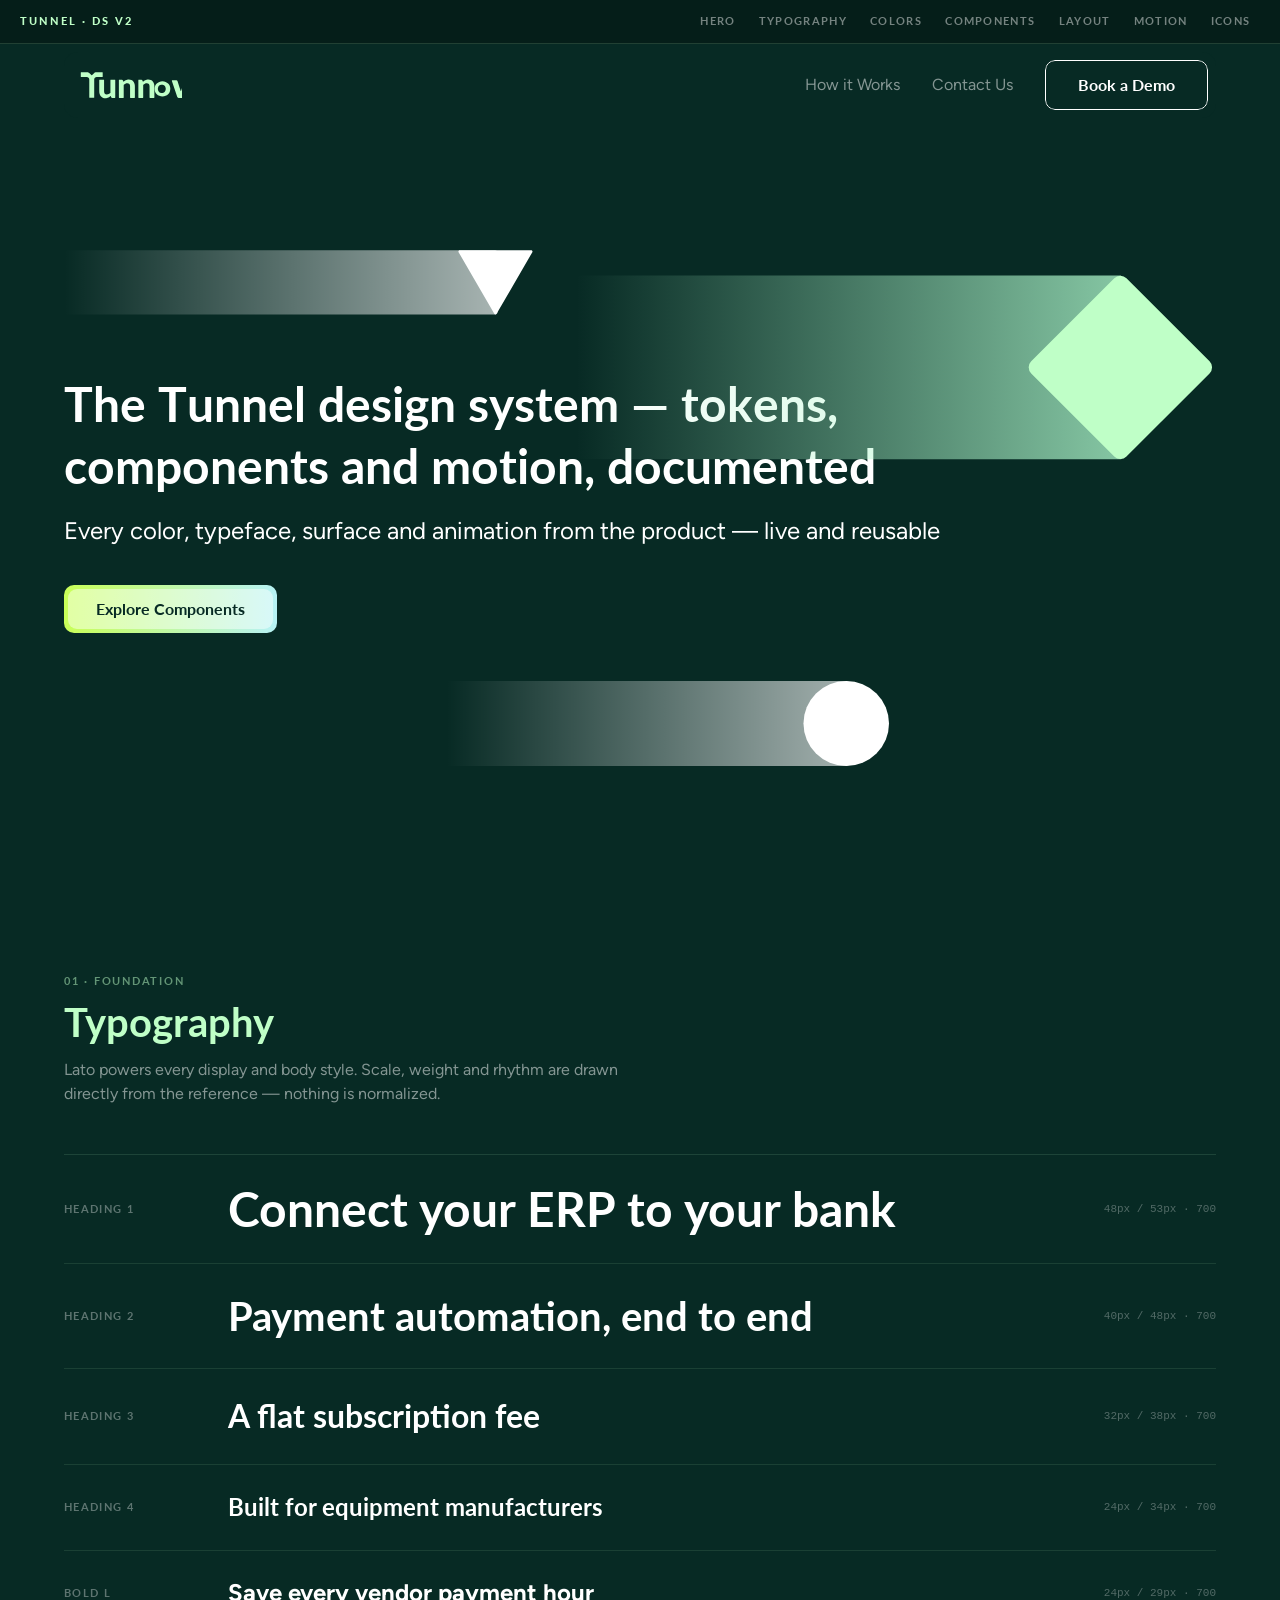
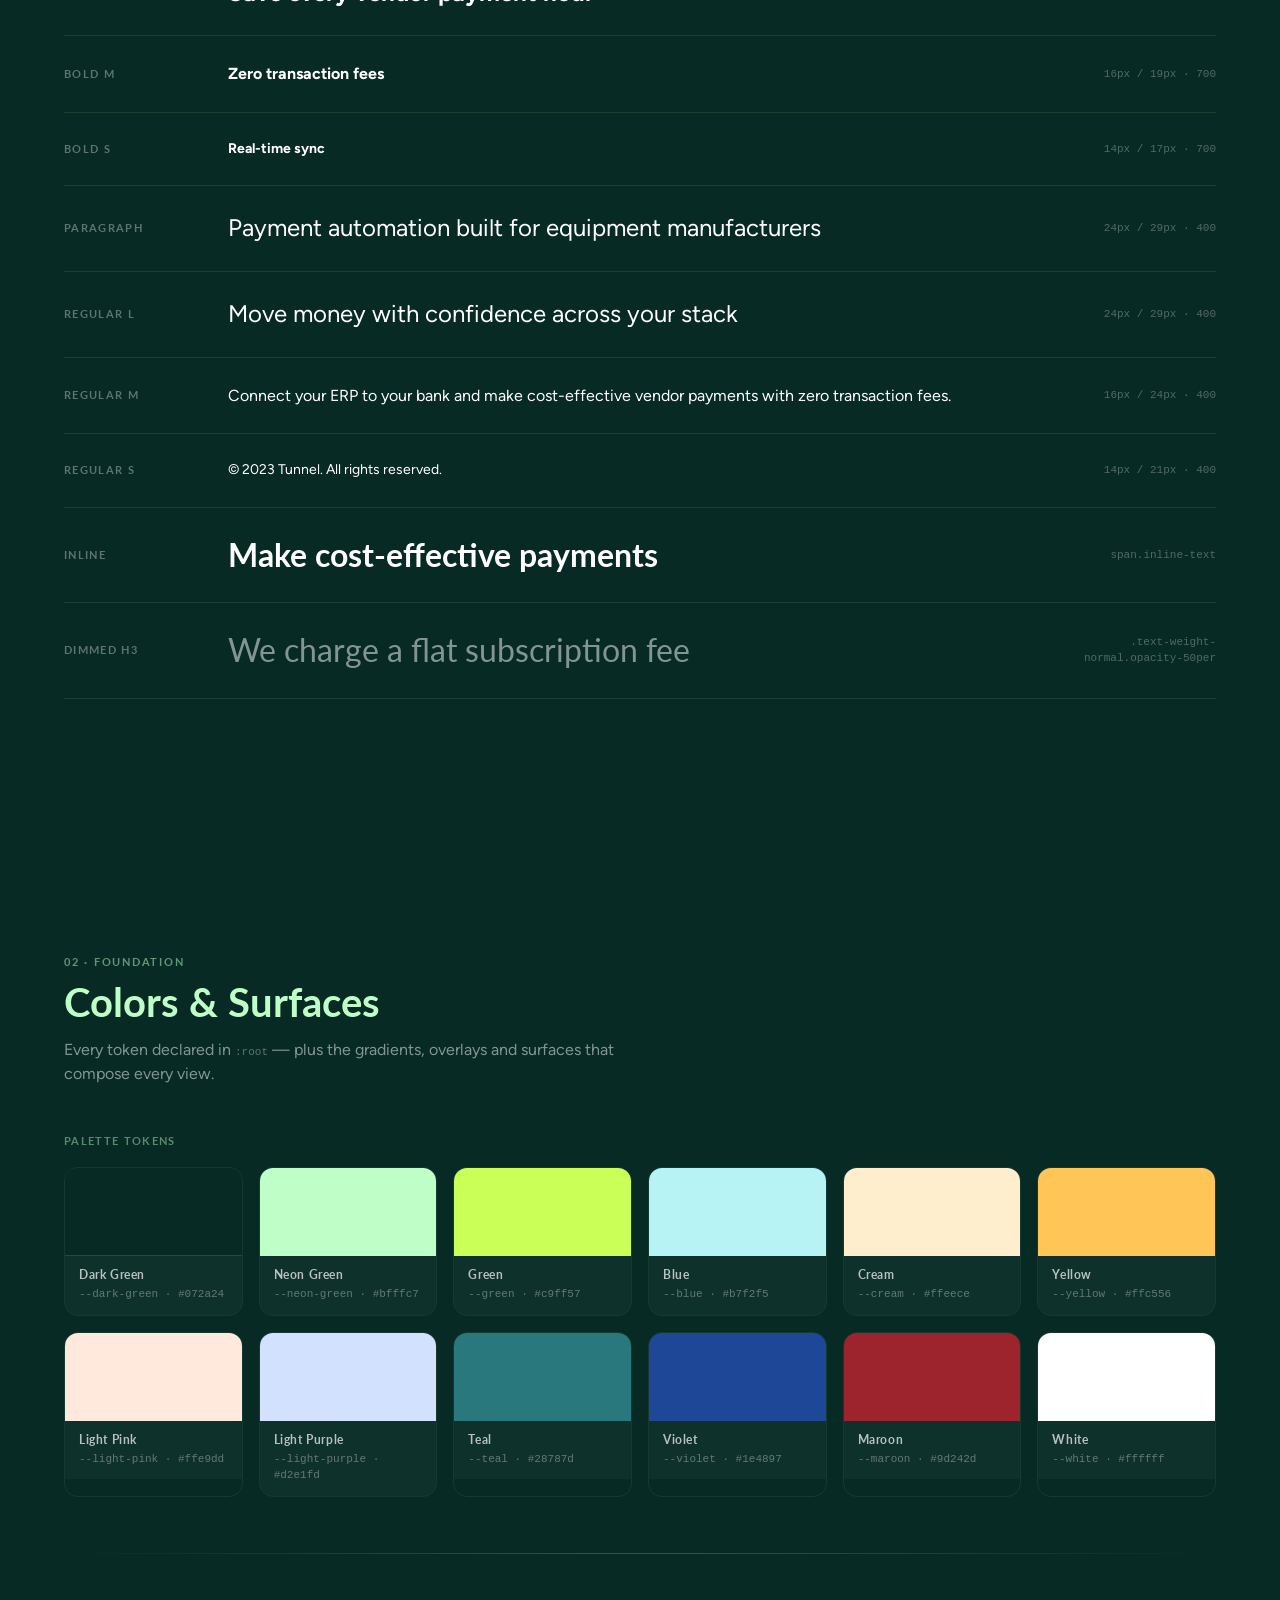
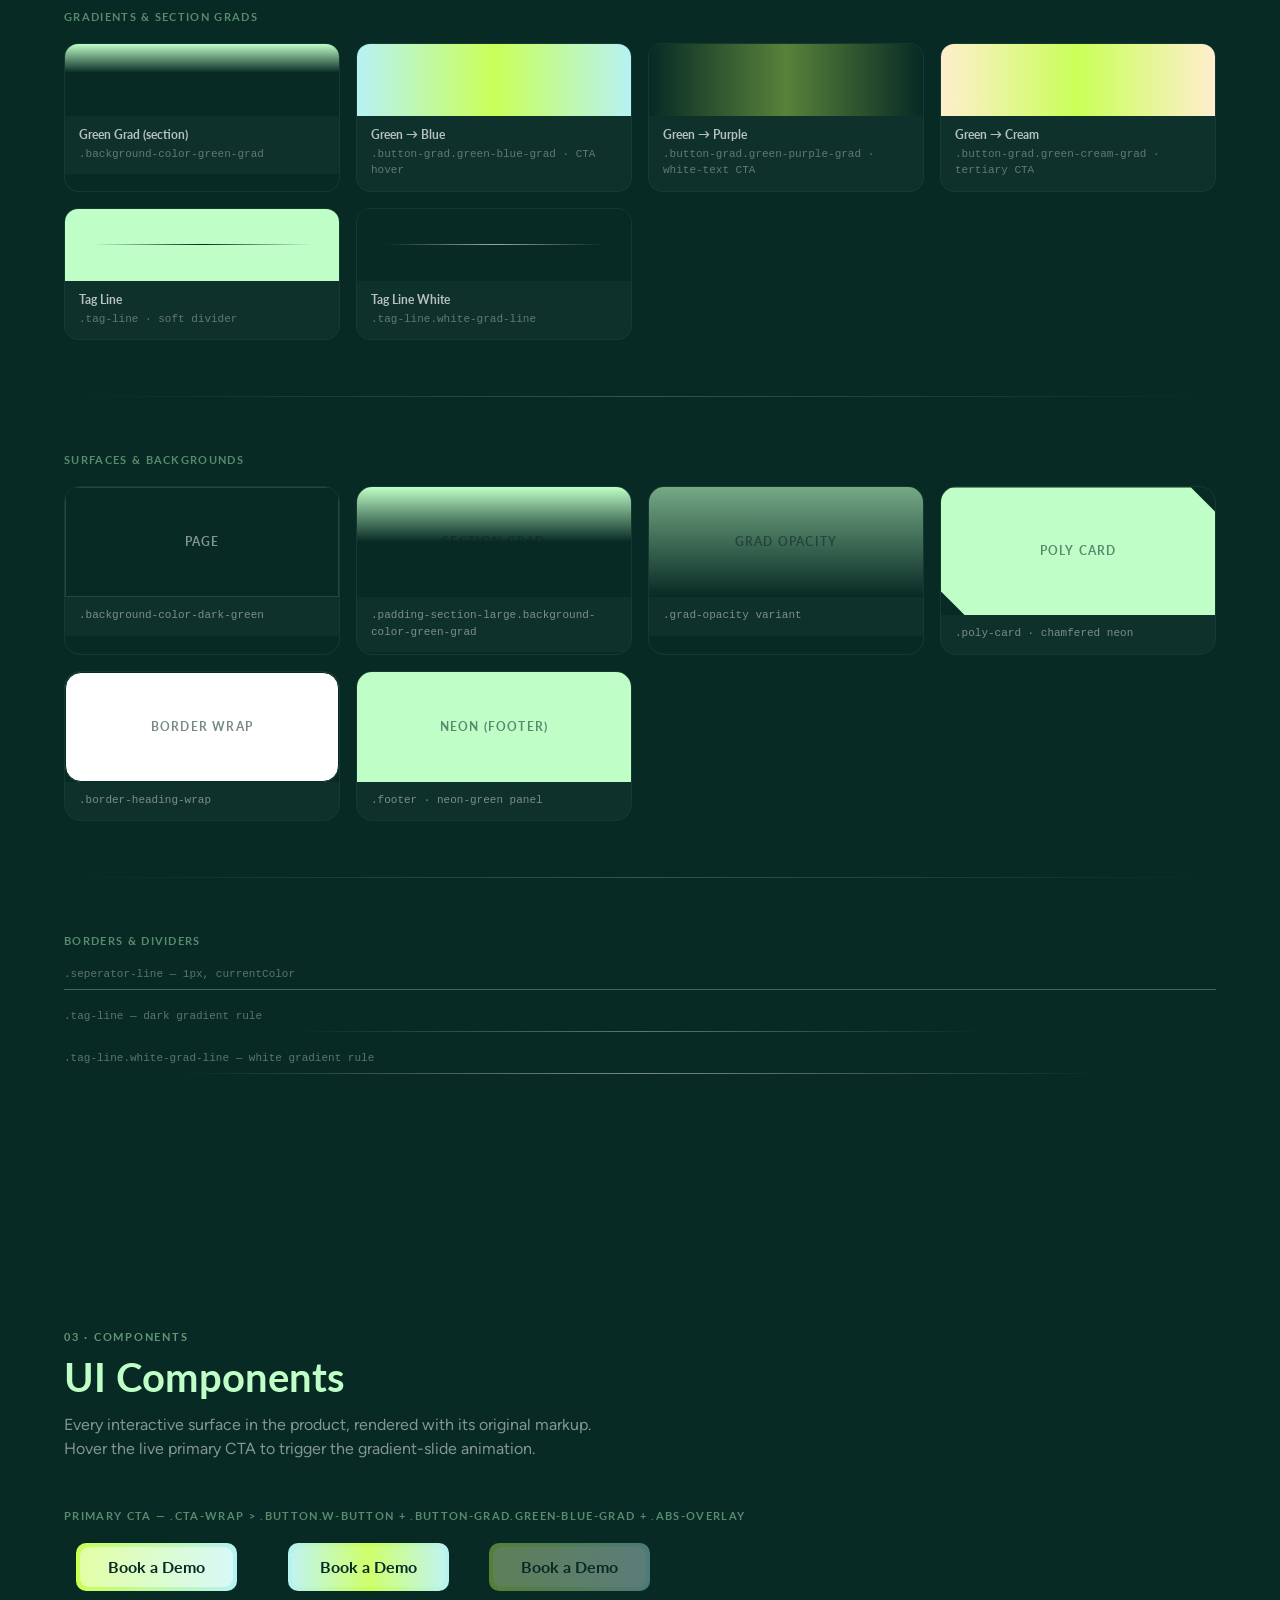
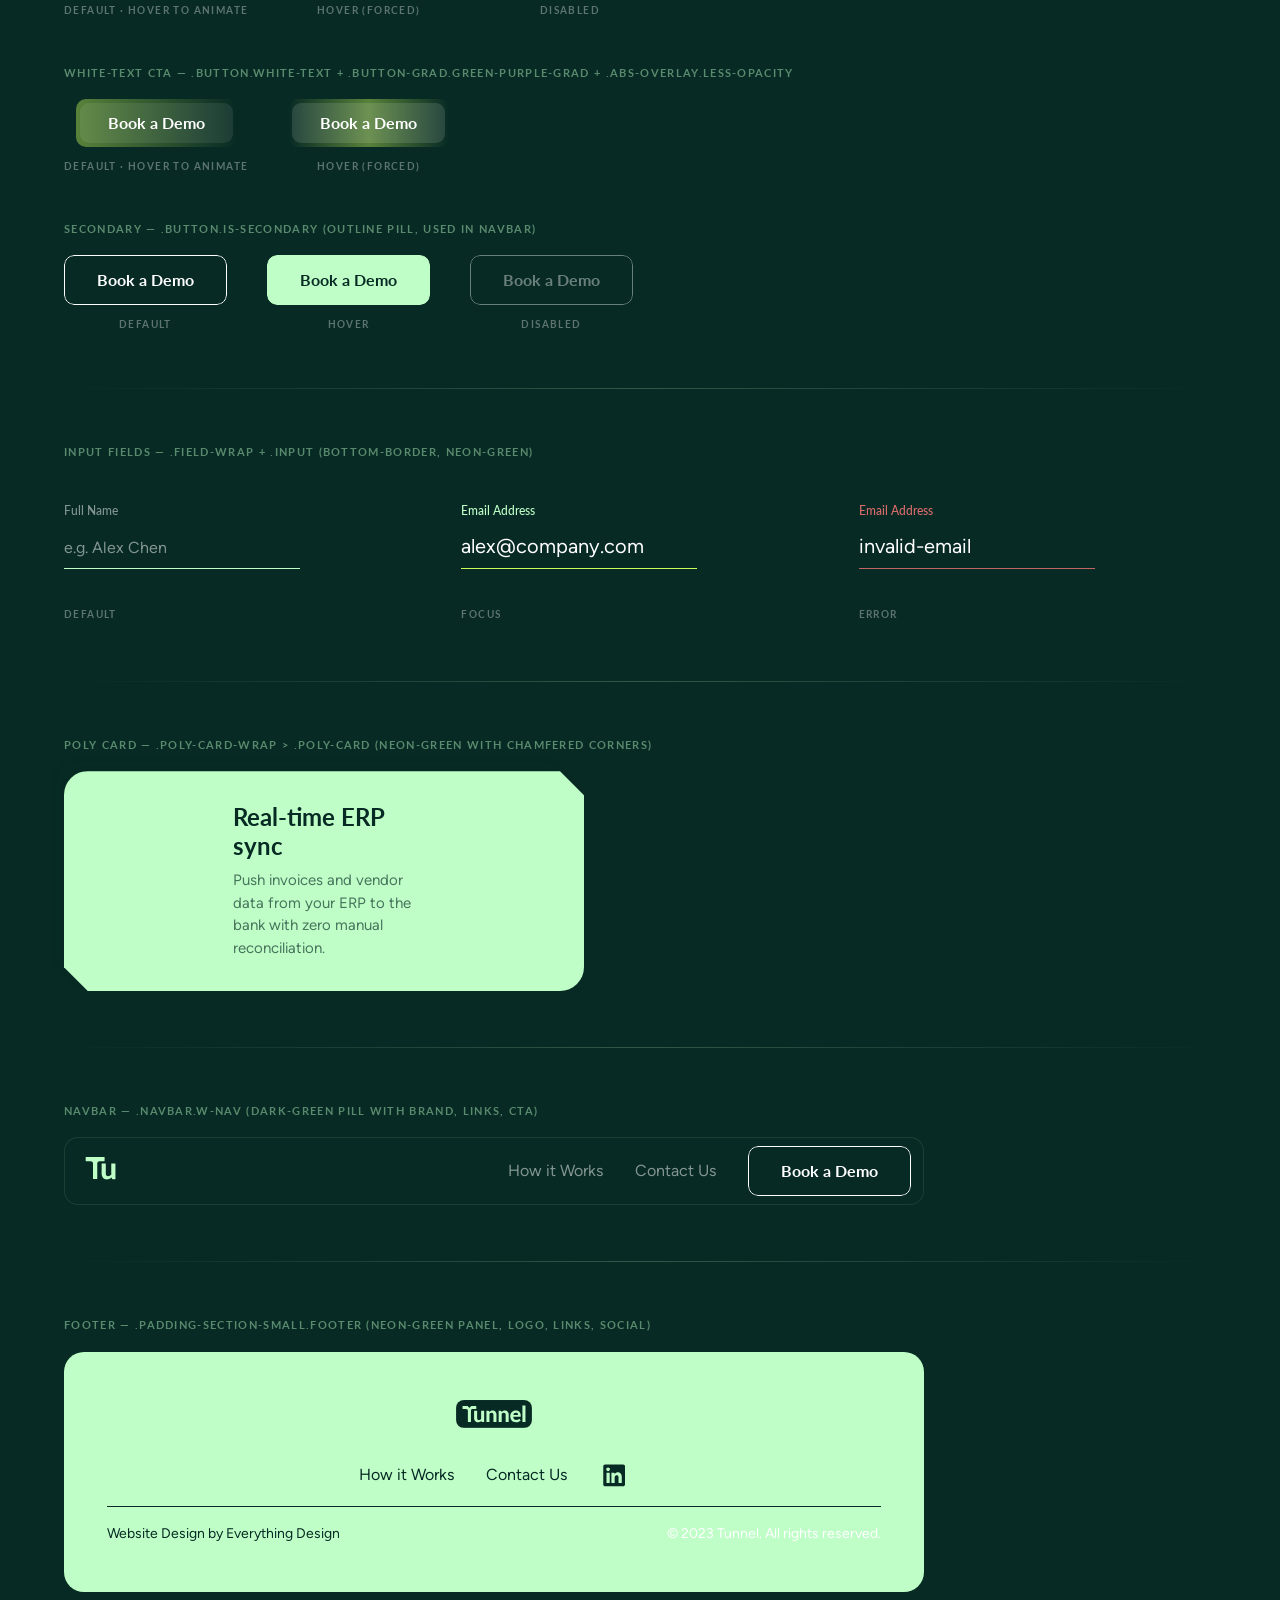
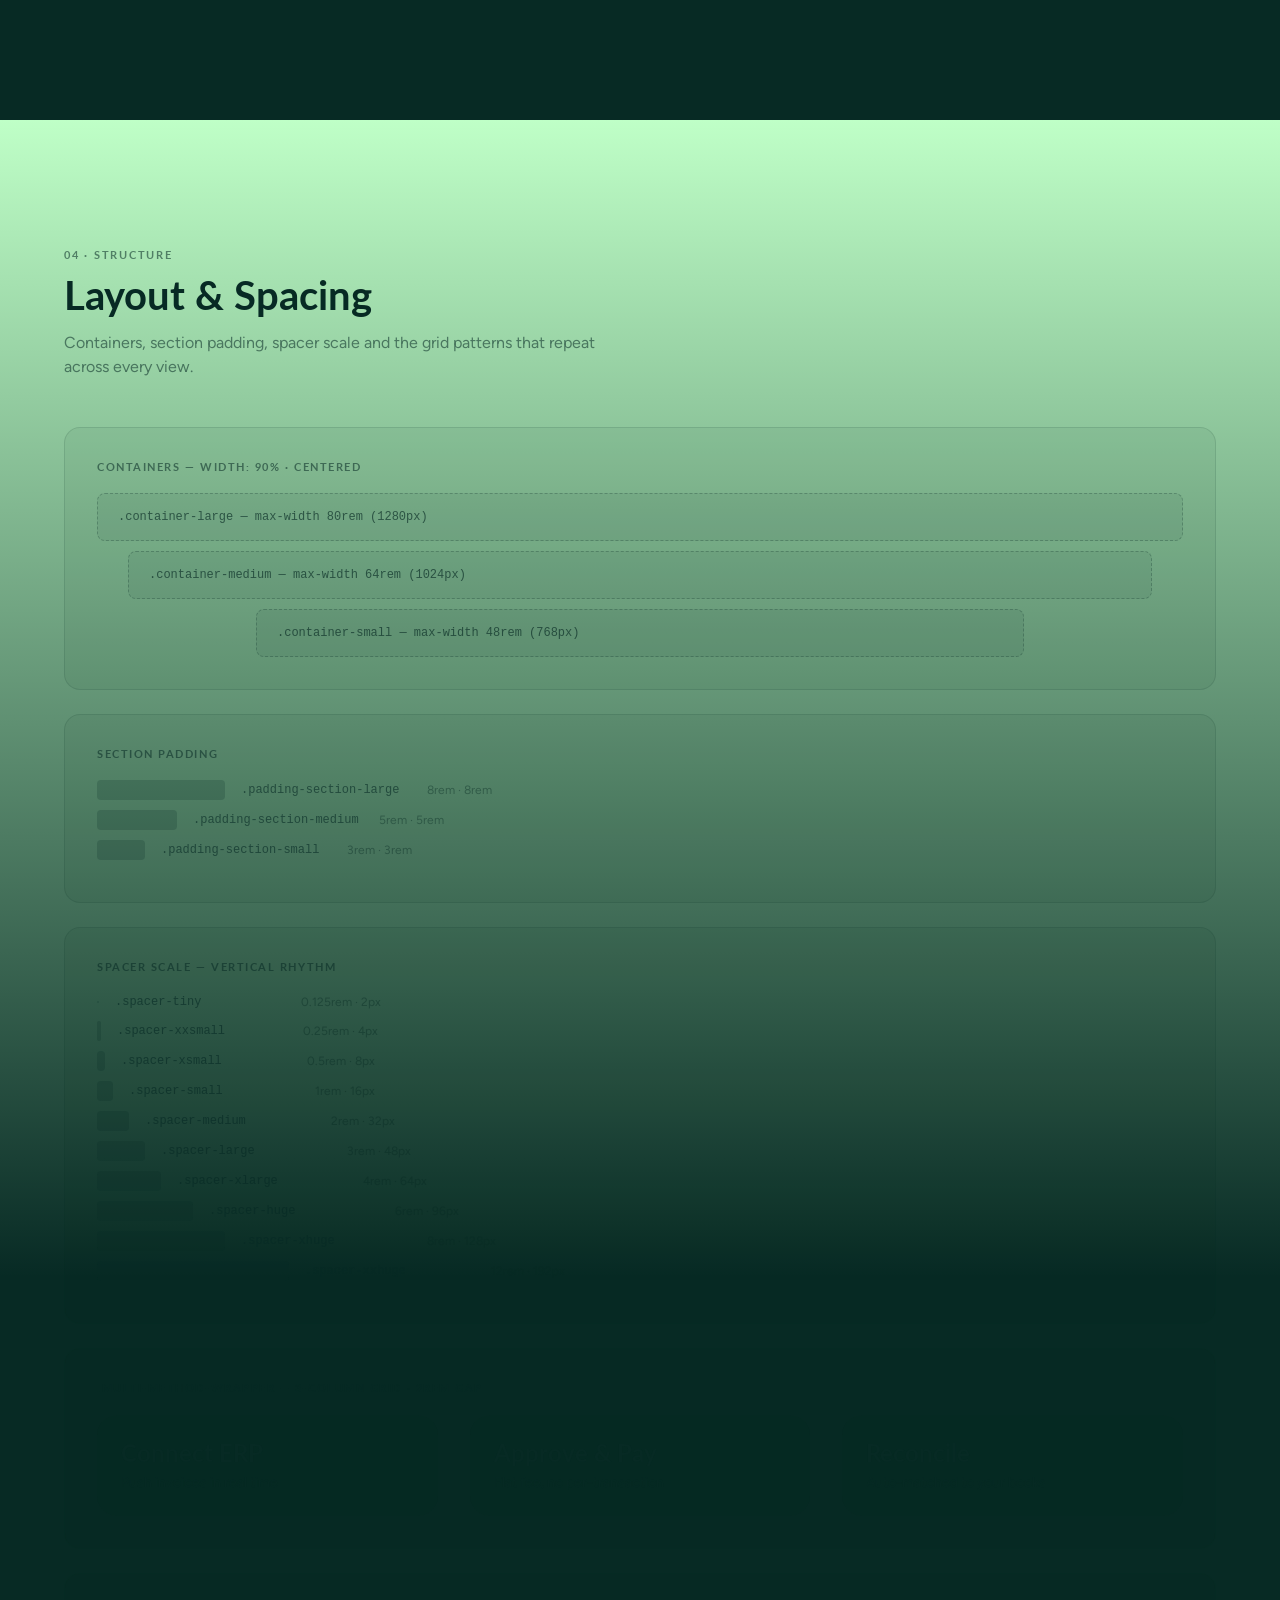
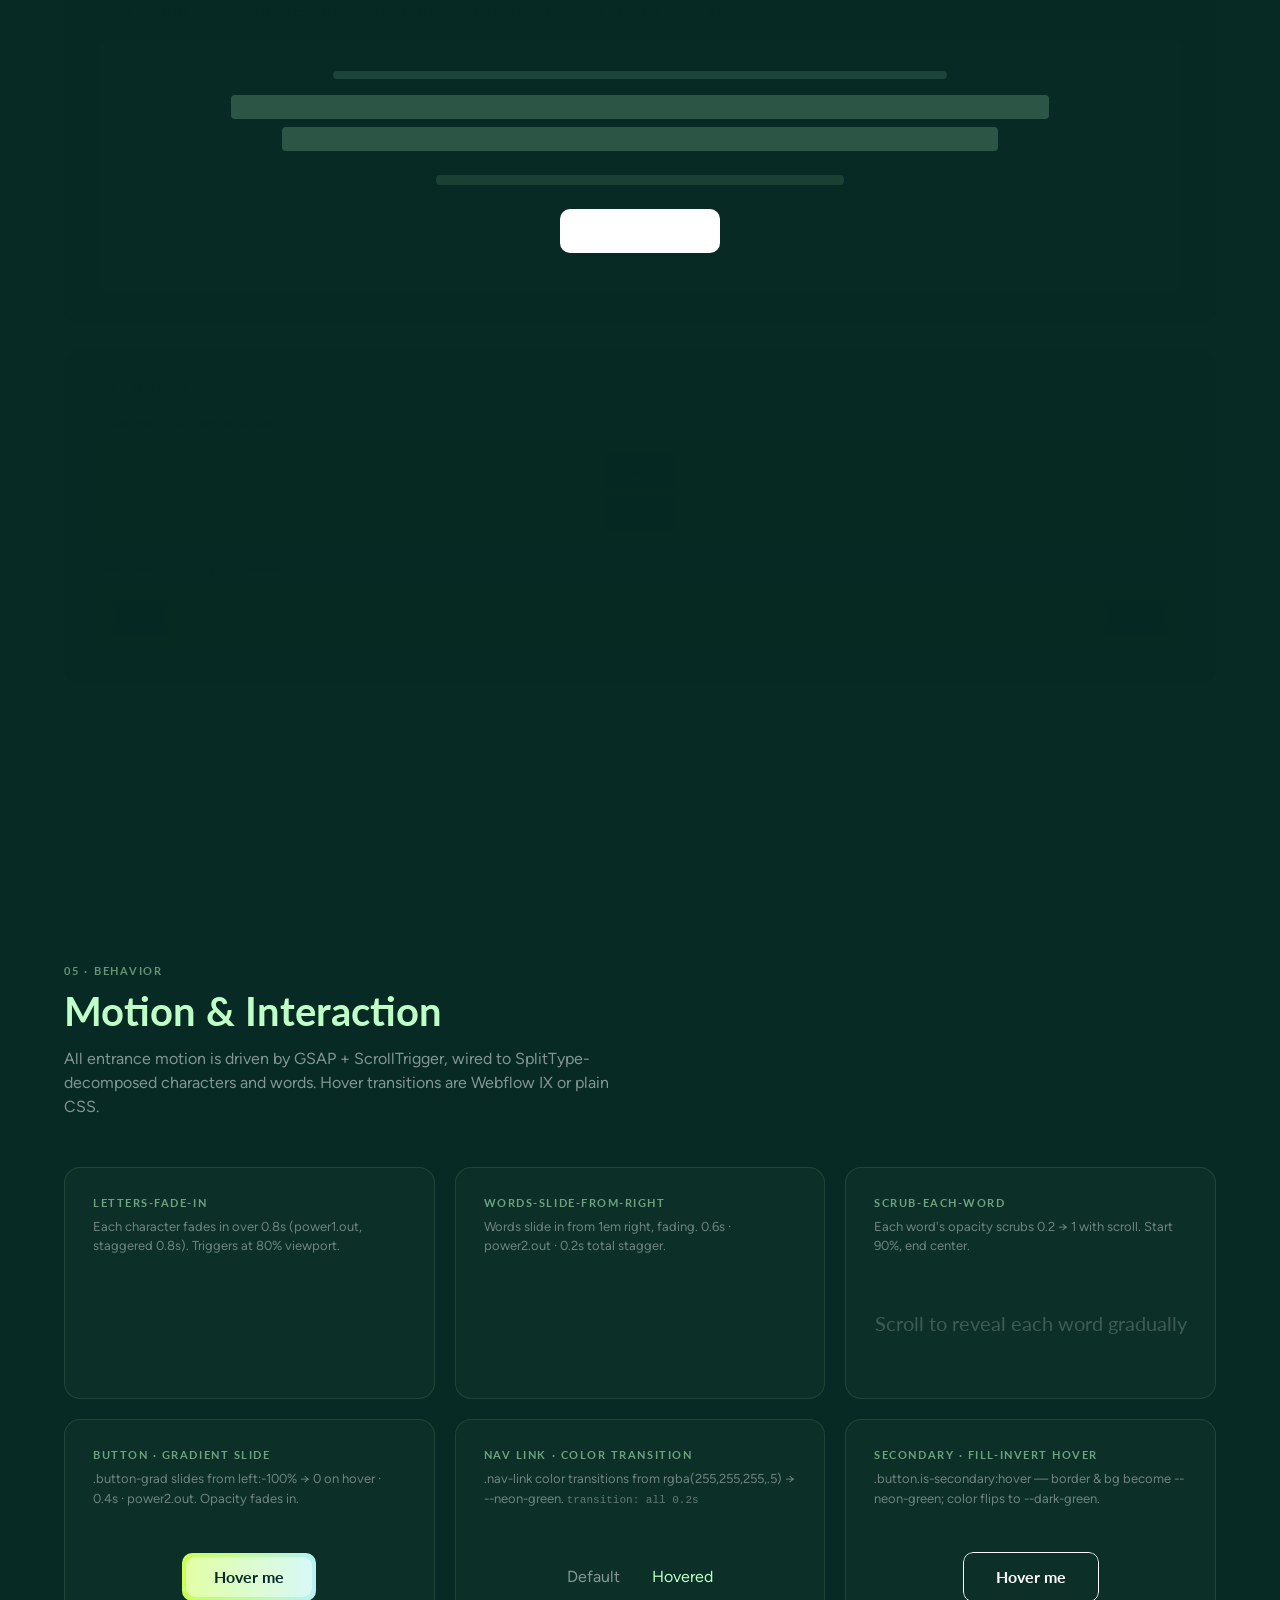
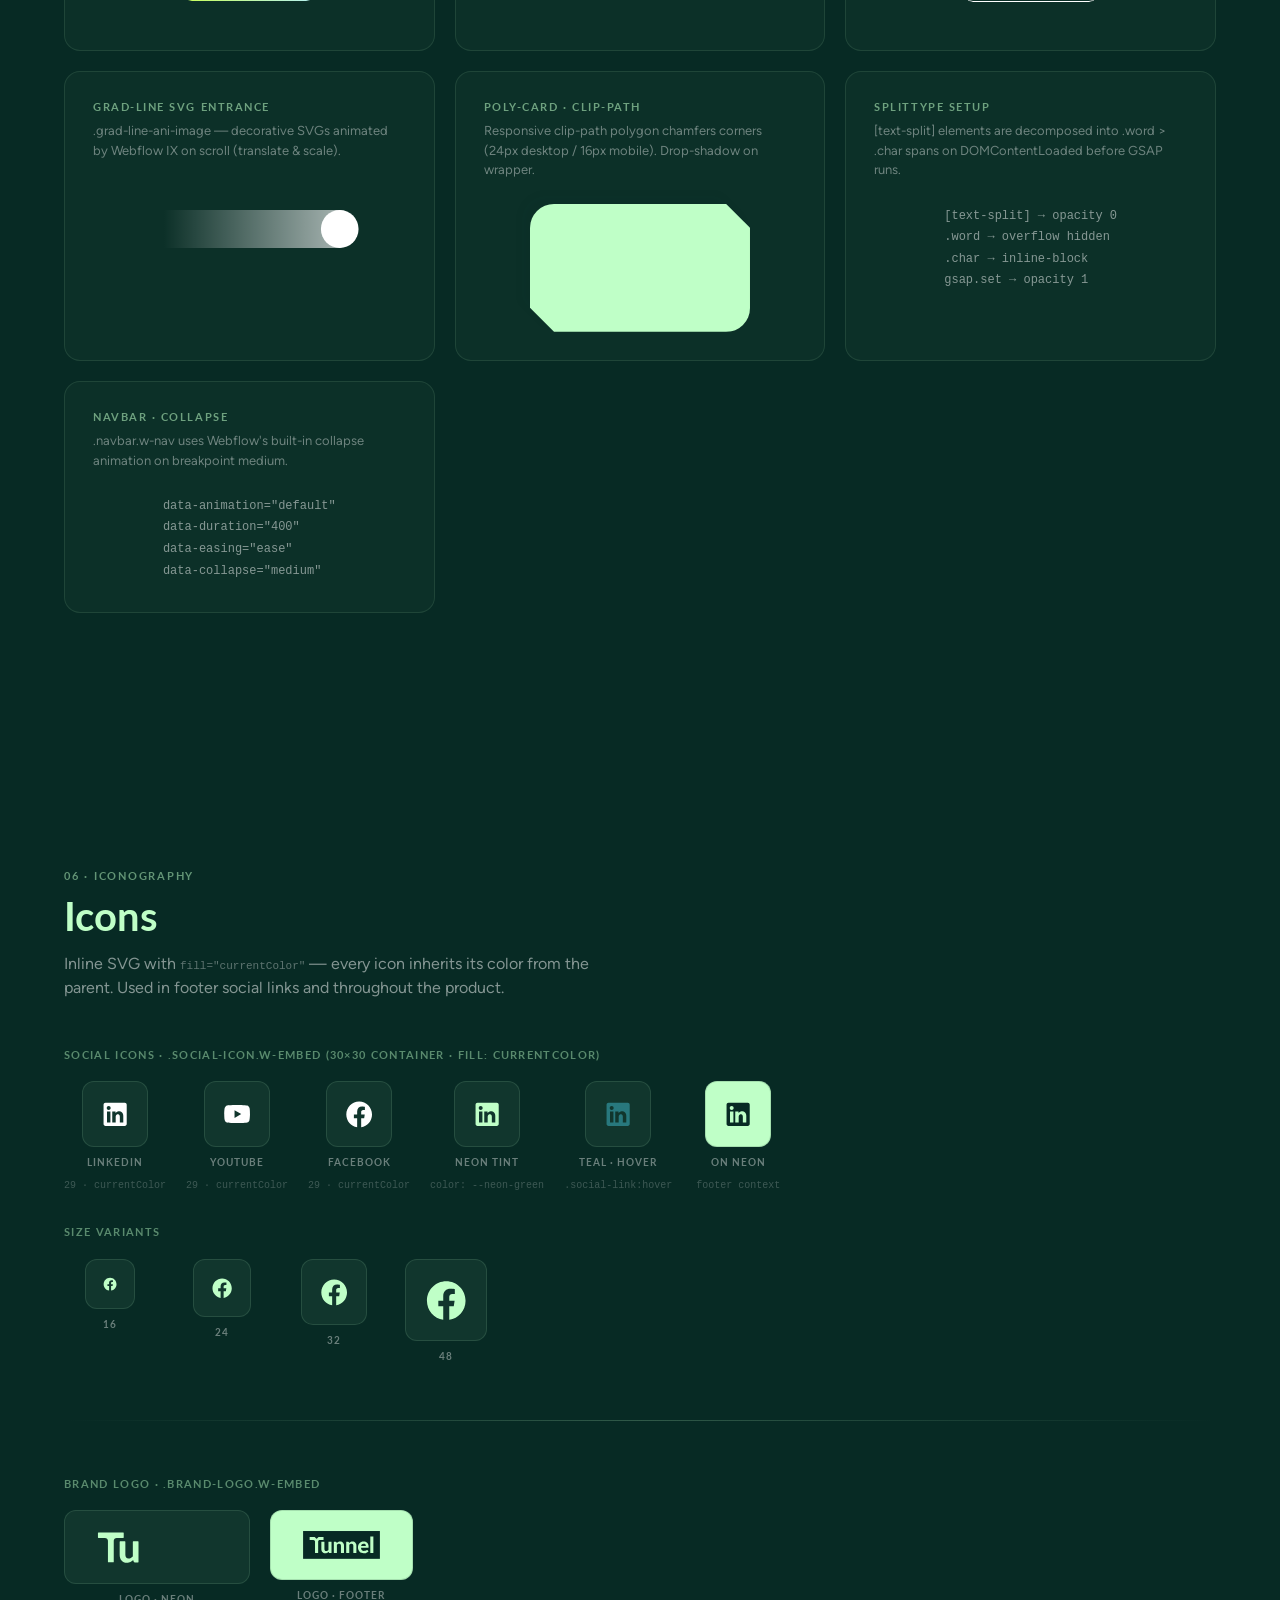
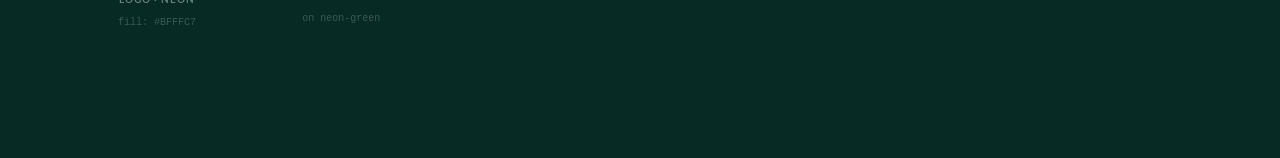
<file: references/tunnel/design-system.html>
<!DOCTYPE html>
<html class="w-mod-js wf-lato-n4-active wf-lato-n7-active wf-lato-n3-active wf-lato-n9-active wf-active" lang="en">
<head>
<meta charset="utf-8"/>
<title>Tunnel — Design System v2</title>
<meta content="width=device-width, initial-scale=1" name="viewport"/>

<!-- Exact same stylesheets/fonts as the reference site -->
<link href="assets/tunnel-ed-copy_cbc45460e282.css" rel="stylesheet" type="text/css"/>
<link href="assets/css_b801e0fd274f.css" rel="stylesheet"/>
<link href="https://fonts.googleapis.com" rel="preconnect"/>
<link crossorigin="anonymous" href="https://fonts.gstatic.com" rel="preconnect"/>
<script src="assets/webfont_3a3adf980c7d.js" type="text/javascript"></script>
<script type="text/javascript">
WebFont.load({google:{families:["Lato:100,100italic,300,300italic,400,400italic,700,700italic,900,900italic"]}});
</script>

<style>
/* ── SplitType scaffolding (from original) ── */
[text-split] { opacity: 0; }
.word {
  overflow: hidden;
  padding-bottom: 0.1em;
  margin-bottom: -0.1em;
  transform-origin: bottom;
}

/* ────────────────────────────────────────────
   DS SHELL — anchored top-nav for the doc
   Everything under .ds- namespace is doc-only
   and never re-styles original classes.
   ──────────────────────────────────────────── */
.ds-topbar {
  position: fixed;
  top: 0; left: 0; right: 0;
  z-index: 10000;
  display: flex;
  align-items: center;
  gap: 0.25rem;
  padding: 0 1.25rem;
  height: 44px;
  background-color: #051e19;
  border-bottom: 1px solid rgba(191,255,199,0.15);
  overflow-x: auto;
}
.ds-topbar-brand {
  font-family: Lato, sans-serif;
  font-size: 0.6875rem;
  font-weight: 900;
  letter-spacing: 0.18em;
  text-transform: uppercase;
  color: #bfffc7;
  padding-right: 1rem;
  margin-right: auto;
  white-space: nowrap;
}
.ds-topbar a {
  color: rgba(255,255,255,0.45);
  font-family: Lato, sans-serif;
  font-size: 0.6875rem;
  font-weight: 700;
  text-decoration: none;
  text-transform: uppercase;
  letter-spacing: 0.12em;
  padding: 0.3rem 0.6rem;
  border-radius: 0.375rem;
  white-space: nowrap;
  transition: all 0.2s;
}
.ds-topbar a:hover {
  color: #bfffc7;
  background-color: rgba(191,255,199,0.08);
}
body { padding-top: 44px; scroll-behavior: smooth; background-color: #072a24; }
.navbar.w-nav { top: 44px !important; }
.nav-dummy { height: calc(5.125rem + 44px) !important; }

/* Section heading scaffolding */
.ds-eyebrow {
  font-family: Lato, sans-serif;
  font-size: 0.6875rem;
  font-weight: 700;
  letter-spacing: 0.16em;
  text-transform: uppercase;
  color: rgba(191,255,199,0.5);
  margin-bottom: 0.625rem;
}
.ds-h {
  font-family: Lato, sans-serif;
  font-size: 2.5rem;
  font-weight: 700;
  line-height: 1.2;
  color: #bfffc7;
  margin: 0 0 0.75rem;
}
.ds-sub {
  font-family: Figtree, sans-serif;
  font-size: 1rem;
  color: rgba(255,255,255,0.5);
  line-height: 1.5;
  margin: 0 0 3rem;
  max-width: 56ch;
}
.ds-mini {
  font-family: Lato, sans-serif;
  font-size: 0.6875rem;
  font-weight: 700;
  letter-spacing: 0.12em;
  text-transform: uppercase;
  color: rgba(191,255,199,0.45);
  margin: 0 0 1.25rem;
}
.ds-rule {
  height: 1px;
  background-image: linear-gradient(to right, rgba(191,255,199,0), rgba(191,255,199,0.22) 50%, rgba(191,255,199,0));
  margin: 3.5rem 0;
  border: 0;
}
.ds-mono {
  font-family: 'JetBrains Mono', 'Courier New', monospace;
  font-size: 0.6875rem;
  color: rgba(255,255,255,0.35);
}

/* Typography table */
.ds-type {
  border-top: 1px solid rgba(191,255,199,0.12);
}
.ds-type__row {
  display: grid;
  grid-template-columns: 140px 1fr 160px;
  align-items: center;
  gap: 1.5rem;
  padding: 1.75rem 0;
  border-bottom: 1px solid rgba(191,255,199,0.1);
}
.ds-type__label {
  font-family: Lato, sans-serif;
  font-size: 0.6875rem;
  font-weight: 700;
  letter-spacing: 0.12em;
  text-transform: uppercase;
  color: rgba(255,255,255,0.35);
}
.ds-type__preview { min-width: 0; }
.ds-type__preview > :first-child { margin: 0 !important; }
.ds-type__spec {
  text-align: right;
  font-family: 'JetBrains Mono', 'Courier New', monospace;
  font-size: 0.6875rem;
  color: rgba(255,255,255,0.3);
}

/* Color palette */
.ds-colors {
  display: grid;
  grid-template-columns: repeat(auto-fill, minmax(160px, 1fr));
  gap: 1rem;
}
.ds-swatch {
  border-radius: 0.875rem;
  overflow: hidden;
  border: 1px solid rgba(191,255,199,0.08);
}
.ds-swatch__chip { height: 88px; }
.ds-swatch__meta {
  padding: 0.625rem 0.875rem 0.75rem;
  background-color: rgba(255,255,255,0.03);
}
.ds-swatch__name {
  display: block;
  font-family: Lato, sans-serif;
  font-size: 0.75rem;
  font-weight: 700;
  letter-spacing: 0.05em;
  color: rgba(255,255,255,0.7);
}
.ds-swatch__hex {
  display: block;
  font-family: 'JetBrains Mono', 'Courier New', monospace;
  font-size: 0.6875rem;
  color: rgba(255,255,255,0.35);
  margin-top: 0.125rem;
}

/* Gradient cards */
.ds-grads {
  display: grid;
  grid-template-columns: repeat(auto-fill, minmax(260px, 1fr));
  gap: 1rem;
}
.ds-grad {
  border-radius: 0.875rem;
  overflow: hidden;
  border: 1px solid rgba(191,255,199,0.08);
}
.ds-grad__chip { height: 72px; position: relative; }
.ds-grad__chip .button-grad { position: static; left: auto; right: auto; height: 100%; }
.ds-grad__meta {
  padding: 0.625rem 0.875rem 0.75rem;
  background-color: rgba(255,255,255,0.03);
}
.ds-grad__name {
  display: block;
  font-family: Lato, sans-serif;
  font-size: 0.75rem;
  font-weight: 700;
  color: rgba(255,255,255,0.7);
}
.ds-grad__use {
  display: block;
  font-family: 'JetBrains Mono', 'Courier New', monospace;
  font-size: 0.6875rem;
  color: rgba(255,255,255,0.35);
  margin-top: 0.125rem;
}

/* Surface cards */
.ds-surfaces {
  display: grid;
  grid-template-columns: repeat(auto-fill, minmax(220px, 1fr));
  gap: 1rem;
}
.ds-surface {
  border-radius: 1rem;
  overflow: hidden;
  border: 1px solid rgba(191,255,199,0.08);
}
.ds-surface__box {
  height: 110px;
  display: flex;
  align-items: center;
  justify-content: center;
  font-family: Lato, sans-serif;
  font-size: 0.75rem;
  font-weight: 700;
  letter-spacing: 0.1em;
  text-transform: uppercase;
}
.ds-surface__label {
  padding: 0.625rem 0.875rem 0.75rem;
  background-color: rgba(255,255,255,0.03);
  font-family: 'JetBrains Mono', 'Courier New', monospace;
  font-size: 0.6875rem;
  color: rgba(255,255,255,0.45);
}

/* Component state row */
.ds-states {
  display: flex;
  flex-wrap: wrap;
  gap: 2.5rem;
  align-items: flex-end;
  margin-bottom: 3rem;
}
.ds-states__item {
  display: flex;
  flex-direction: column;
  align-items: center;
  gap: 0.75rem;
}
.ds-states__tag {
  font-family: Lato, sans-serif;
  font-size: 0.625rem;
  font-weight: 700;
  letter-spacing: 0.14em;
  text-transform: uppercase;
  color: rgba(255,255,255,0.35);
}
/* Faux hover/active states for buttons (for display only) */
.ds-force-hover.button.is-secondary {
  border-color: #bfffc7 !important;
  color: #072a24 !important;
  background-color: #bfffc7 !important;
}
.ds-force-active .button-grad { left: 0 !important; opacity: 1 !important; transition: none !important; }
.ds-force-active .abs-overlay { background-color: rgba(255,255,255,0.12); }

/* Motion cards */
.ds-motion {
  display: grid;
  grid-template-columns: repeat(auto-fill, minmax(300px, 1fr));
  gap: 1.25rem;
}
.ds-motion__card {
  background-color: rgba(191,255,199,0.03);
  border: 1px solid rgba(191,255,199,0.1);
  border-radius: 1rem;
  padding: 1.75rem;
}
.ds-motion__title {
  font-family: Lato, sans-serif;
  font-size: 0.6875rem;
  font-weight: 700;
  letter-spacing: 0.14em;
  text-transform: uppercase;
  color: rgba(191,255,199,0.55);
  margin-bottom: 0.5rem;
}
.ds-motion__desc {
  font-family: Figtree, sans-serif;
  font-size: 0.8125rem;
  color: rgba(255,255,255,0.4);
  line-height: 1.5;
  margin-bottom: 1.5rem;
}
.ds-motion__stage {
  display: flex;
  justify-content: center;
  align-items: center;
  min-height: 90px;
}

/* Layout demo blocks */
.ds-layout {
  background-color: rgba(7,42,36,0.05);
  border: 1px solid rgba(7,42,36,0.12);
  border-radius: 1rem;
  padding: 2rem;
  margin-bottom: 1.5rem;
}
.ds-layout__label {
  font-family: Lato, sans-serif;
  font-size: 0.6875rem;
  font-weight: 700;
  letter-spacing: 0.14em;
  text-transform: uppercase;
  color: rgba(7,42,36,0.55);
  margin-bottom: 1.25rem;
}
.ds-cont {
  background-color: rgba(7,42,36,0.06);
  border: 1px dashed rgba(7,42,36,0.25);
  border-radius: 0.5rem;
  padding: 0.875rem 1.25rem;
  font-family: 'JetBrains Mono', 'Courier New', monospace;
  font-size: 0.75rem;
  color: rgba(7,42,36,0.65);
}
.ds-spacer-row {
  display: flex;
  align-items: center;
  gap: 1rem;
  margin-bottom: 0.625rem;
}
.ds-spacer-vis {
  background-color: rgba(7,42,36,0.2);
  border-radius: 0.25rem;
  height: 1.25rem;
}
.ds-spacer-name {
  font-family: 'JetBrains Mono', 'Courier New', monospace;
  font-size: 0.75rem;
  color: rgba(7,42,36,0.6);
  min-width: 170px;
}
.ds-spacer-val {
  font-family: Figtree, sans-serif;
  font-size: 0.75rem;
  color: rgba(7,42,36,0.4);
}

/* Icons */
.ds-icons {
  display: flex;
  flex-wrap: wrap;
  gap: 1.25rem;
}
.ds-icon {
  display: flex;
  flex-direction: column;
  align-items: center;
  gap: 0.5rem;
  min-width: 92px;
}
.ds-icon__box {
  display: flex;
  align-items: center;
  justify-content: center;
  padding: 1rem;
  border-radius: 0.75rem;
  background-color: rgba(191,255,199,0.06);
  border: 1px solid rgba(191,255,199,0.12);
}
.ds-icon__name {
  font-family: Lato, sans-serif;
  font-size: 0.625rem;
  font-weight: 700;
  letter-spacing: 0.1em;
  text-transform: uppercase;
  color: rgba(255,255,255,0.4);
  text-align: center;
}
.ds-icon__size {
  font-family: 'JetBrains Mono', 'Courier New', monospace;
  font-size: 0.625rem;
  color: rgba(255,255,255,0.22);
}

@media screen and (max-width: 767px) {
  .ds-type__row { grid-template-columns: 90px 1fr; }
  .ds-type__spec { display: none; }
  .ds-h { font-size: 1.75rem; }
}

/* Poly card clip-path (mirrors original behavior) */
.poly-card-wrap { filter: drop-shadow(-8px -8px 4px rgba(7,42,36,0.03)); }
@media screen and (min-width: 480px) {
  .poly-card { clip-path: polygon(0 0, calc(100% - 24px) 0, 100% 24px, 100% 100%, 24px 100%, 0 calc(100% - 24px)); }
}
@media screen and (max-width: 479px) {
  .poly-card { clip-path: polygon(0 0, calc(100% - 16px) 0, 100% 16px, 100% 100%, 16px 100%, 0 calc(100% - 16px)); }
}
</style>
</head>

<body>

<!-- ═══════════════════════════════════════════════════════════════════
     DS TOP NAV — anchor links to each section
     ═══════════════════════════════════════════════════════════════════ -->
<nav class="ds-topbar" aria-label="Design system sections">
  <span class="ds-topbar-brand">Tunnel · DS v2</span>
  <a href="#ds-hero">Hero</a>
  <a href="#ds-typography">Typography</a>
  <a href="#ds-colors">Colors</a>
  <a href="#ds-components">Components</a>
  <a href="#ds-layout">Layout</a>
  <a href="#ds-motion">Motion</a>
  <a href="#ds-icons">Icons</a>
</nav>

<div class="page-wrapper">

<!-- Global helper embeds (mirrors <div class="global-styles w-embed"> from original) -->
<div class="global-styles w-embed"><style>
  body { -webkit-font-smoothing: antialiased; -moz-osx-font-smoothing: grayscale; text-rendering: optimizeLegibility; }
  *[tabindex]:focus-visible, input[type="file"]:focus-visible { outline: 0.125rem solid #4d65ff; outline-offset: 0.125rem; }
  .pointer-events-off { pointer-events: none; }
  .pointer-events-on { pointer-events: auto; }
  .container-medium, .container-small, .container-large { margin-right: auto !important; margin-left: auto !important; }
  .hide { display: none !important; }
</style></div>

<!-- ═══════════════════════════════════════════════════════════════════
     ORIGINAL NAVBAR — identical markup to index.html
     ═══════════════════════════════════════════════════════════════════ -->
<div class="navbar w-nav" data-animation="default" data-collapse="medium" data-duration="400" data-easing="ease" data-easing2="ease" role="banner">
  <div>
    <div class="nav-wrapper">
      <a aria-current="page" aria-label="home" class="brand-logo-link w-nav-brand w--current" href="#ds-hero">
        <div aria-label="homepage" class="brand-logo w-embed">
          <svg fill="none" height="100%" viewBox="0 0 118 32" width="100%" xmlns="http://www.w3.org/2000/svg">
            <path d="M25.8258 6.78481H19.3612C17.7553 6.78481 16.4525 8.08595 16.4525 9.69355V30.4074C16.4525 30.6574 16.2504 30.8611 15.9988 30.8611H11.1948C10.9449 30.8611 10.7411 30.6591 10.7411 30.4074V9.69355C10.7411 8.08766 9.43999 6.78481 7.83239 6.78481H1.36262C1.11266 6.78481 0.908936 6.58279 0.908936 6.33112V1.81135C0.908936 1.5614 1.11095 1.35767 1.36262 1.35767H8.51035C9.04279 1.35767 9.56667 1.46552 10.0512 1.66926C10.4193 1.82505 10.7463 2.06131 11.0219 2.34893L12.8589 4.25785C13.0335 4.43932 13.2612 4.56773 13.5095 4.59341C13.5831 4.60025 13.6567 4.60197 13.7303 4.59341C13.9803 4.56944 14.208 4.44104 14.3826 4.26298L16.2693 2.33181C16.5466 2.04933 16.8719 1.81478 17.2383 1.66241C17.7194 1.4621 18.2381 1.35767 18.7637 1.35767H25.8224C26.0724 1.35767 26.2761 1.55969 26.2761 1.81135V6.33112C26.2761 6.58107 26.0741 6.78481 25.8224 6.78481H25.8258Z" fill="#BFFFC7"/>
            <path d="M40.8147 10.4881V30.5017C40.8147 30.7414 40.6213 30.9349 40.3816 30.9349H37.3718C36.6562 30.9349 36.1974 30.6113 35.9953 29.9624L35.807 29.2126C35.7283 28.8993 35.3465 28.776 35.1051 28.99C34.8534 29.2109 34.5966 29.4214 34.3347 29.62C33.8895 29.9573 33.4136 30.2483 32.9068 30.4915C32.4001 30.7346 31.8539 30.9246 31.2667 31.0581C30.6795 31.1917 30.0409 31.2602 29.3527 31.2602C28.2193 31.2602 27.2092 31.065 26.3258 30.6729C25.4407 30.2809 24.7028 29.7347 24.1087 29.0328C23.5146 28.3309 23.0627 27.4937 22.7528 26.5212C22.4412 25.5488 22.2871 24.4822 22.2871 23.3215V10.4898C22.2871 10.2501 22.4806 10.0566 22.7202 10.0566H27.4437C27.6834 10.0566 27.8769 10.2501 27.8769 10.4898V23.3215C27.8769 24.4822 28.144 25.3845 28.6764 26.0248C29.2089 26.6668 30.0032 26.9869 31.0561 26.9869C31.8385 26.9869 32.5747 26.814 33.2629 26.4699C33.8998 26.1515 34.5093 25.7252 35.0897 25.1927C35.1787 25.1105 35.2283 24.9941 35.2283 24.8726V10.4881C35.2283 10.2484 35.4218 10.0549 35.6615 10.0549H40.385C40.6247 10.0549 40.8181 10.2484 40.8181 10.4881H40.8147Z" fill="#BFFFC7"/>
            <path d="M50.0426 11.7671C50.1162 12.0821 50.5014 12.2105 50.7446 11.9965C50.9962 11.7773 51.2547 11.5685 51.5184 11.3716C51.9704 11.0343 52.4497 10.7433 52.9565 10.5001C53.4633 10.257 54.0094 10.0687 54.5966 9.93347C55.1838 9.79821 55.8224 9.73145 56.5107 9.73145C57.644 9.73145 58.6507 9.92662 59.5273 10.3187C60.4055 10.7107 61.1434 11.2569 61.7444 11.9588C62.3453 12.6607 62.7973 13.4979 63.102 14.4703C63.4067 15.4428 63.5574 16.5094 63.5574 17.6701V30.5018C63.5574 30.7415 63.3639 30.935 63.1243 30.935H58.4213C58.1816 30.935 57.9882 30.7415 57.9882 30.5018V17.6701C57.9882 16.5094 57.7177 15.6071 57.1784 14.9668C56.6374 14.3248 55.8413 14.0047 54.7884 14.0047C54.0043 14.0047 53.2698 14.1742 52.5816 14.5114C51.943 14.8247 51.3335 15.2545 50.7531 15.7989C50.6658 15.8811 50.6179 15.9958 50.6179 16.1156V30.5018C50.6179 30.7415 50.4244 30.935 50.1847 30.935H45.4612C45.2215 30.935 45.0281 30.7415 45.0281 30.5018V10.4882C45.0281 10.2485 45.2215 10.055 45.4612 10.055H48.471C49.1626 10.055 49.6249 10.37 49.8577 10.9966L50.0443 11.7653L50.0426 11.7671Z" fill="#BFFFC7"/>
            <path d="M72.6038 11.7671C72.6774 12.0821 73.0626 12.2105 73.3057 11.9965C73.5574 11.7773 73.8159 11.5685 74.0795 11.3716C74.5315 11.0343 75.0109 10.7433 75.5177 10.5001C76.0244 10.257 76.5706 10.0687 77.1578 9.93347C77.745 9.79821 78.3836 9.73145 79.0718 9.73145C80.2052 9.73145 81.2119 9.92662 82.0884 10.3187C82.9667 10.7107 83.7046 11.2569 84.3055 11.9588C84.9064 12.6607 85.3584 13.4979 85.6632 14.4703C85.9679 15.4428 86.1186 16.5094 86.1186 17.6701V30.5018C86.1186 30.7415 85.9251 30.935 85.6855 30.935H80.9825C80.7428 30.935 80.5494 30.7415 80.5494 30.5018V17.6701C80.5494 16.5094 80.2789 15.6071 79.7396 14.9668C79.1986 14.3248 78.4025 14.0047 77.3496 14.0047C76.5655 14.0047 75.831 14.1742 75.1428 14.5114C74.5042 14.8247 73.8947 15.2545 73.3143 15.7989C73.227 15.8811 73.1791 15.9958 73.1791 16.1156V30.5018C73.1791 30.7415 72.9856 30.935 72.7459 30.935H68.0224C67.7827 30.935 67.5893 30.7415 67.5893 30.5018V10.4882C67.5893 10.2485 67.7827 10.055 68.0224 10.055H71.0322C71.7238 10.055 72.1861 10.37 72.4189 10.9966L72.6055 11.7653L72.6038 11.7671Z" fill="#BFFFC7"/>
            <path d="M104.576 20.4875C104.576 21.736 104.352 22.8956 103.904 23.9639C103.456 25.0338 102.83 25.9603 102.026 26.7427C101.222 27.5268 100.261 28.1397 99.1431 28.5813C98.0248 29.0246 96.8038 29.2454 95.4802 29.2454C94.1565 29.2454 92.9356 29.0246 91.8172 28.5813C90.6989 28.1397 89.7382 27.5268 88.9336 26.7427C88.1307 25.9603 87.5024 25.0338 87.0555 23.9639C86.6086 22.8956 86.3843 21.736 86.3843 20.4875C86.3843 19.239 86.6086 18.0794 87.0555 17.0111C87.5024 15.9412 88.1307 15.0147 88.9336 14.2323C89.7382 13.4482 90.6989 12.8353 91.8172 12.3937C92.9356 11.9504 94.1565 11.7296 95.4802 11.7296C96.8038 11.7296 98.0248 11.9504 99.1431 12.3937C100.261 12.8353 101.222 13.4482 102.026 14.2323C102.83 15.0147 103.456 15.9412 103.904 17.0111C104.352 18.0794 104.576 19.239 104.576 20.4875ZM99.3006 20.4875C99.3006 19.7558 99.1807 19.0965 98.9409 18.5063C98.7012 17.9178 98.3741 17.4165 97.9612 17.0045C97.5483 16.5924 97.0654 16.2756 96.5141 16.057C95.9629 15.8368 95.3706 15.7275 94.7405 15.7275C94.1104 15.7275 93.518 15.8368 92.9668 16.057C92.4155 16.2756 91.9326 16.5924 91.5197 17.0045C91.1068 17.4165 90.7797 17.9178 90.54 18.5063C90.3002 19.0965 90.1803 19.7558 90.1803 20.4875C90.1803 21.2192 90.3002 21.8785 90.54 22.4687C90.7797 23.0572 91.1068 23.5585 91.5197 23.9706C91.9326 24.3826 92.4155 24.6994 92.9668 24.918C93.518 25.1382 94.1104 25.2476 94.7405 25.2476C95.3706 25.2476 95.9629 25.1382 96.5141 24.918C97.0654 24.6994 97.5483 24.3826 97.9612 23.9706C98.3741 23.5585 98.7012 23.0572 98.9409 22.4687C99.1807 21.8785 99.3006 21.2192 99.3006 20.4875Z" fill="#BFFFC7"/>
            <path d="M117.091 30.9349H114.062C113.375 30.9349 112.908 30.6215 112.663 29.9913L106.409 11.2262C106.328 10.9831 106.453 10.7208 106.695 10.6301C106.756 10.6079 106.822 10.5977 106.887 10.5977H111.61C112.297 10.5977 112.763 10.9111 112.999 11.5413L116.552 22.9213C116.633 23.1644 116.959 23.1644 117.04 22.9213L120.593 11.5413C120.829 10.9111 121.296 10.5977 121.982 10.5977H126.706C126.948 10.5977 127.145 10.7941 127.145 11.0372C127.145 11.1022 127.131 11.167 127.103 11.2262L120.849 29.9913C120.613 30.6215 120.147 30.9349 119.46 30.9349H117.091Z" fill="#BFFFC7"/>
          </svg>
        </div>
      </a>
      <nav class="nav-menu w-nav-menu" role="navigation">
        <div class="div-block-2">
          <div class="nav-link-wrap">
            <a class="nav-link w-nav-link" href="#ds-components">How it Works</a>
            <a class="nav-link w-nav-link" href="#ds-motion">Contact Us</a>
            <div class="nav-cta-wrap">
              <a class="button is-secondary w-button" href="#ds-hero">Book a Demo</a>
              <div class="button-grad green-blue-grad" style="opacity:0;"></div>
            </div>
          </div>
        </div>
      </nav>
    </div>
  </div>
</div>
<div class="nav-dummy background-color-dark-green"></div>


<!-- ═══════════════════════════════════════════════════════════════════
     0 — HERO  (exact structural clone; text adapted)
     ═══════════════════════════════════════════════════════════════════ -->
<main class="main-wrapper">

<section class="padding-section-medium background-color-dark-green overflow-hidden center-align" id="ds-hero">
  <div class="container-large">

    <div class="spacer-xhuge z-index-1 less-spacer">
      <img alt="" class="grad-line-ani-image white-triangle" loading="lazy" src="assets/6542501ff4623293befc0bc8_hero-_136d2409c746.svg"/>
    </div>

    <div class="z-index-1 padding-right-extra">
      <h1 class="_50-ch" letters-fade-in="" text-split="">
        The <span class="inline-text">Tunnel</span> design system — tokens, components and <span class="inline-text">motion</span>, documented
      </h1>
      <div class="abs-card-line-div">
        <img alt="" class="grad-line-ani-image width-100per-img" loading="lazy" src="assets/6542501ff4623293befc0bc6_hero-_588923cc0e6a.svg"/>
      </div>
    </div>

    <div class="spacer-small"></div>

    <p class="text-size-medium" text-split="" words-slide-from-right="">
      Every color, typeface, surface and animation from the product — <span class="inline-text">live and reusable</span>
    </p>

    <div class="spacer-medium"></div>

    <div class="cta-wrapper">
      <div class="cta-wrap">
        <a class="button w-button" href="#ds-components">Explore Components</a>
        <div class="button-grad green-blue-grad"></div>
        <div class="abs-overlay"></div>
      </div>
    </div>

    <div class="spacer-huge horizontal-flex less-spacer-mobile">
      <img alt="" class="grad-line-ani-image width-100per" loading="lazy" src="assets/6542501ff4623293befc0bc7_hero-_e6d755510cbf.svg"/>
    </div>

  </div>
</section>


<!-- ═══════════════════════════════════════════════════════════════════
     1 — TYPOGRAPHY
     ═══════════════════════════════════════════════════════════════════ -->
<section class="padding-section-large background-color-dark-green" id="ds-typography">
  <div class="container-large">

    <p class="ds-eyebrow">01 · Foundation</p>
    <h2 class="ds-h">Typography</h2>
    <p class="ds-sub">Lato powers every display and body style. Scale, weight and rhythm are drawn directly from the reference — nothing is normalized.</p>

    <div class="ds-type">

      <!-- Heading 1 -->
      <div class="ds-type__row">
        <span class="ds-type__label">Heading 1</span>
        <div class="ds-type__preview">
          <h1 class="heading-style-h1">Connect your ERP to your bank</h1>
        </div>
        <span class="ds-type__spec">48px / 53px · 700</span>
      </div>

      <!-- Heading 2 -->
      <div class="ds-type__row">
        <span class="ds-type__label">Heading 2</span>
        <div class="ds-type__preview">
          <h2 class="heading-style-h2">Payment automation, end to end</h2>
        </div>
        <span class="ds-type__spec">40px / 48px · 700</span>
      </div>

      <!-- Heading 3 -->
      <div class="ds-type__row">
        <span class="ds-type__label">Heading 3</span>
        <div class="ds-type__preview">
          <h3 class="heading-style-h3">A flat subscription fee</h3>
        </div>
        <span class="ds-type__spec">32px / 38px · 700</span>
      </div>

      <!-- Heading 4 -->
      <div class="ds-type__row">
        <span class="ds-type__label">Heading 4</span>
        <div class="ds-type__preview">
          <h4 class="heading-style-h4">Built for equipment manufacturers</h4>
        </div>
        <span class="ds-type__spec">24px / 34px · 700</span>
      </div>

      <!-- Bold L -->
      <div class="ds-type__row">
        <span class="ds-type__label">Bold L</span>
        <div class="ds-type__preview">
          <p class="text-size-medium text-weight-bold">Save every vendor payment hour</p>
        </div>
        <span class="ds-type__spec">24px / 29px · 700</span>
      </div>

      <!-- Bold M -->
      <div class="ds-type__row">
        <span class="ds-type__label">Bold M</span>
        <div class="ds-type__preview">
          <p class="text-weight-bold">Zero transaction fees</p>
        </div>
        <span class="ds-type__spec">16px / 19px · 700</span>
      </div>

      <!-- Bold S -->
      <div class="ds-type__row">
        <span class="ds-type__label">Bold S</span>
        <div class="ds-type__preview">
          <p class="text-size-small text-weight-bold">Real-time sync</p>
        </div>
        <span class="ds-type__spec">14px / 17px · 700</span>
      </div>

      <!-- Paragraph / large body -->
      <div class="ds-type__row">
        <span class="ds-type__label">Paragraph</span>
        <div class="ds-type__preview">
          <p class="text-size-medium">Payment automation built for equipment manufacturers</p>
        </div>
        <span class="ds-type__spec">24px / 29px · 400</span>
      </div>

      <!-- Regular L -->
      <div class="ds-type__row">
        <span class="ds-type__label">Regular L</span>
        <div class="ds-type__preview">
          <p class="text-size-medium text-weight-normal">Move money with confidence across your stack</p>
        </div>
        <span class="ds-type__spec">24px / 29px · 400</span>
      </div>

      <!-- Regular M -->
      <div class="ds-type__row">
        <span class="ds-type__label">Regular M</span>
        <div class="ds-type__preview">
          <p>Connect your ERP to your bank and make cost-effective vendor payments with zero transaction fees.</p>
        </div>
        <span class="ds-type__spec">16px / 24px · 400</span>
      </div>

      <!-- Regular S -->
      <div class="ds-type__row">
        <span class="ds-type__label">Regular S</span>
        <div class="ds-type__preview">
          <p class="text-size-small">© 2023 Tunnel. All rights reserved.</p>
        </div>
        <span class="ds-type__spec">14px / 21px · 400</span>
      </div>

      <!-- Inline highlight (appears inside hero headings) -->
      <div class="ds-type__row">
        <span class="ds-type__label">Inline</span>
        <div class="ds-type__preview">
          <h3 class="heading-style-h3">Make <span class="inline-text">cost-effective</span> payments</h3>
        </div>
        <span class="ds-type__spec">span.inline-text</span>
      </div>

      <!-- Opacity 50 variant -->
      <div class="ds-type__row">
        <span class="ds-type__label">Dimmed H3</span>
        <div class="ds-type__preview">
          <h3 class="heading-style-h3 text-weight-normal opacity-50per">We charge a flat subscription fee</h3>
        </div>
        <span class="ds-type__spec">.text-weight-normal.opacity-50per</span>
      </div>

    </div>

  </div>
</section>


<!-- ═══════════════════════════════════════════════════════════════════
     2 — COLORS & SURFACES
     ═══════════════════════════════════════════════════════════════════ -->
<section class="padding-section-large background-color-dark-green" id="ds-colors">
  <div class="container-large">

    <p class="ds-eyebrow">02 · Foundation</p>
    <h2 class="ds-h">Colors &amp; Surfaces</h2>
    <p class="ds-sub">Every token declared in <span class="ds-mono">:root</span> — plus the gradients, overlays and surfaces that compose every view.</p>

    <!-- Palette -->
    <p class="ds-mini">Palette tokens</p>
    <div class="ds-colors">
      <div class="ds-swatch">
        <div class="ds-swatch__chip" style="background-color:#072a24;border-bottom:1px solid rgba(191,255,199,0.15);"></div>
        <div class="ds-swatch__meta"><span class="ds-swatch__name">Dark Green</span><span class="ds-swatch__hex">--dark-green · #072a24</span></div>
      </div>
      <div class="ds-swatch">
        <div class="ds-swatch__chip" style="background-color:#bfffc7;"></div>
        <div class="ds-swatch__meta"><span class="ds-swatch__name">Neon Green</span><span class="ds-swatch__hex">--neon-green · #bfffc7</span></div>
      </div>
      <div class="ds-swatch">
        <div class="ds-swatch__chip" style="background-color:#c9ff57;"></div>
        <div class="ds-swatch__meta"><span class="ds-swatch__name">Green</span><span class="ds-swatch__hex">--green · #c9ff57</span></div>
      </div>
      <div class="ds-swatch">
        <div class="ds-swatch__chip" style="background-color:#b7f2f5;"></div>
        <div class="ds-swatch__meta"><span class="ds-swatch__name">Blue</span><span class="ds-swatch__hex">--blue · #b7f2f5</span></div>
      </div>
      <div class="ds-swatch">
        <div class="ds-swatch__chip" style="background-color:#ffeece;"></div>
        <div class="ds-swatch__meta"><span class="ds-swatch__name">Cream</span><span class="ds-swatch__hex">--cream · #ffeece</span></div>
      </div>
      <div class="ds-swatch">
        <div class="ds-swatch__chip" style="background-color:#ffc556;"></div>
        <div class="ds-swatch__meta"><span class="ds-swatch__name">Yellow</span><span class="ds-swatch__hex">--yellow · #ffc556</span></div>
      </div>
      <div class="ds-swatch">
        <div class="ds-swatch__chip" style="background-color:#ffe9dd;"></div>
        <div class="ds-swatch__meta"><span class="ds-swatch__name">Light Pink</span><span class="ds-swatch__hex">--light-pink · #ffe9dd</span></div>
      </div>
      <div class="ds-swatch">
        <div class="ds-swatch__chip" style="background-color:#d2e1fd;"></div>
        <div class="ds-swatch__meta"><span class="ds-swatch__name">Light Purple</span><span class="ds-swatch__hex">--light-purple · #d2e1fd</span></div>
      </div>
      <div class="ds-swatch">
        <div class="ds-swatch__chip" style="background-color:#28787d;"></div>
        <div class="ds-swatch__meta"><span class="ds-swatch__name">Teal</span><span class="ds-swatch__hex">--teal · #28787d</span></div>
      </div>
      <div class="ds-swatch">
        <div class="ds-swatch__chip" style="background-color:#1e4897;"></div>
        <div class="ds-swatch__meta"><span class="ds-swatch__name">Violet</span><span class="ds-swatch__hex">--violet · #1e4897</span></div>
      </div>
      <div class="ds-swatch">
        <div class="ds-swatch__chip" style="background-color:#9d242d;"></div>
        <div class="ds-swatch__meta"><span class="ds-swatch__name">Maroon</span><span class="ds-swatch__hex">--maroon · #9d242d</span></div>
      </div>
      <div class="ds-swatch">
        <div class="ds-swatch__chip" style="background-color:#ffffff;border-bottom:1px solid rgba(191,255,199,0.15);"></div>
        <div class="ds-swatch__meta"><span class="ds-swatch__name">White</span><span class="ds-swatch__hex">--white · #ffffff</span></div>
      </div>
    </div>

    <hr class="ds-rule"/>

    <!-- Gradients -->
    <p class="ds-mini">Gradients &amp; section grads</p>
    <div class="ds-grads">

      <div class="ds-grad">
        <div class="ds-grad__chip background-color-green-grad"></div>
        <div class="ds-grad__meta"><span class="ds-grad__name">Green Grad (section)</span><span class="ds-grad__use">.background-color-green-grad</span></div>
      </div>

      <div class="ds-grad">
        <div class="ds-grad__chip"><div class="button-grad green-blue-grad"></div></div>
        <div class="ds-grad__meta"><span class="ds-grad__name">Green → Blue</span><span class="ds-grad__use">.button-grad.green-blue-grad · CTA hover</span></div>
      </div>

      <div class="ds-grad">
        <div class="ds-grad__chip"><div class="button-grad green-purple-grad"></div></div>
        <div class="ds-grad__meta"><span class="ds-grad__name">Green → Purple</span><span class="ds-grad__use">.button-grad.green-purple-grad · white-text CTA</span></div>
      </div>

      <div class="ds-grad">
        <div class="ds-grad__chip"><div class="button-grad green-cream-grad"></div></div>
        <div class="ds-grad__meta"><span class="ds-grad__name">Green → Cream</span><span class="ds-grad__use">.button-grad.green-cream-grad · tertiary CTA</span></div>
      </div>

      <div class="ds-grad">
        <div class="ds-grad__chip" style="background-color:#bfffc7;display:flex;align-items:center;justify-content:center;">
          <div class="tag-line" style="background-image:linear-gradient(to right, rgba(7,42,36,0), #072a24 50%, rgba(7,42,36,0));height:1px;width:80%;"></div>
        </div>
        <div class="ds-grad__meta"><span class="ds-grad__name">Tag Line</span><span class="ds-grad__use">.tag-line · soft divider</span></div>
      </div>

      <div class="ds-grad">
        <div class="ds-grad__chip" style="background-color:#072a24;display:flex;align-items:center;justify-content:center;">
          <div class="tag-line white-grad-line" style="background-image:linear-gradient(to right, rgba(255,255,255,0), rgba(255,255,255,0.6) 50%, rgba(255,255,255,0));height:1px;width:80%;"></div>
        </div>
        <div class="ds-grad__meta"><span class="ds-grad__name">Tag Line White</span><span class="ds-grad__use">.tag-line.white-grad-line</span></div>
      </div>

    </div>

    <hr class="ds-rule"/>

    <!-- Surfaces -->
    <p class="ds-mini">Surfaces &amp; backgrounds</p>
    <div class="ds-surfaces">
      <div class="ds-surface">
        <div class="ds-surface__box background-color-dark-green" style="color:rgba(255,255,255,0.5);border:1px solid rgba(191,255,199,0.15);">Page</div>
        <div class="ds-surface__label">.background-color-dark-green</div>
      </div>
      <div class="ds-surface">
        <div class="ds-surface__box" style="background-image:linear-gradient(to bottom, #bfffc7, rgba(255,255,255,0) 50%);color:rgba(7,42,36,0.55);">Section Grad</div>
        <div class="ds-surface__label">.padding-section-large.background-color-green-grad</div>
      </div>
      <div class="ds-surface">
        <div class="ds-surface__box" style="background-image:linear-gradient(rgba(191,255,199,0.6), rgba(255,255,255,0));color:rgba(7,42,36,0.55);">Grad Opacity</div>
        <div class="ds-surface__label">.grad-opacity variant</div>
      </div>
      <div class="ds-surface">
        <div class="ds-surface__box poly-card" style="min-height:110px;max-height:110px;border-radius:0;color:rgba(7,42,36,0.55);">Poly Card</div>
        <div class="ds-surface__label">.poly-card · chamfered neon</div>
      </div>
      <div class="ds-surface">
        <div class="ds-surface__box border-heading-wrap" style="background:#fff;color:rgba(7,42,36,0.55);">Border Wrap</div>
        <div class="ds-surface__label">.border-heading-wrap</div>
      </div>
      <div class="ds-surface">
        <div class="ds-surface__box" style="background-color:#bfffc7;color:rgba(7,42,36,0.55);">Neon (footer)</div>
        <div class="ds-surface__label">.footer · neon-green panel</div>
      </div>
    </div>

    <hr class="ds-rule"/>

    <!-- Borders & dividers -->
    <p class="ds-mini">Borders &amp; dividers</p>
    <div style="display:flex;flex-direction:column;gap:1.25rem;">
      <div>
        <p class="ds-mono" style="margin:0 0 0.5rem;">.seperator-line — 1px, currentColor</p>
        <div class="seperator-line" style="background-color:rgba(191,255,199,0.3);height:1px;width:100%;"></div>
      </div>
      <div>
        <p class="ds-mono" style="margin:0 0 0.5rem;">.tag-line — dark gradient rule</p>
        <div class="tag-line" style="background-image:linear-gradient(to right, rgba(191,255,199,0), rgba(191,255,199,0.4) 50%, rgba(191,255,199,0));height:1px;width:60%;margin:0 auto;"></div>
      </div>
      <div>
        <p class="ds-mono" style="margin:0 0 0.5rem;">.tag-line.white-grad-line — white gradient rule</p>
        <div class="tag-line white-grad-line" style="background-image:linear-gradient(to right, rgba(255,255,255,0), rgba(255,255,255,0.45) 50%, rgba(255,255,255,0));height:1px;width:80%;margin:0 auto;"></div>
      </div>
    </div>

  </div>
</section>


<!-- ═══════════════════════════════════════════════════════════════════
     3 — UI COMPONENTS
     ═══════════════════════════════════════════════════════════════════ -->
<section class="padding-section-large background-color-dark-green" id="ds-components">
  <div class="container-large">

    <p class="ds-eyebrow">03 · Components</p>
    <h2 class="ds-h">UI Components</h2>
    <p class="ds-sub">Every interactive surface in the product, rendered with its original markup. Hover the live primary CTA to trigger the gradient-slide animation.</p>

    <!-- Primary CTA -->
    <p class="ds-mini">Primary CTA — .cta-wrap &gt; .button.w-button + .button-grad.green-blue-grad + .abs-overlay</p>
    <div class="ds-states">
      <div class="ds-states__item">
        <div class="cta-wrapper">
          <div class="cta-wrap">
            <a class="button w-button" href="#">Book a Demo</a>
            <div class="button-grad green-blue-grad"></div>
            <div class="abs-overlay"></div>
          </div>
        </div>
        <span class="ds-states__tag">Default · hover to animate</span>
      </div>
      <div class="ds-states__item">
        <div class="cta-wrapper">
          <div class="cta-wrap ds-force-active">
            <a class="button w-button" href="#">Book a Demo</a>
            <div class="button-grad green-blue-grad"></div>
            <div class="abs-overlay"></div>
          </div>
        </div>
        <span class="ds-states__tag">Hover (forced)</span>
      </div>
      <div class="ds-states__item">
        <div class="cta-wrapper">
          <div class="cta-wrap" style="opacity:0.4;pointer-events:none;">
            <a class="button w-button" href="#">Book a Demo</a>
            <div class="button-grad green-blue-grad"></div>
            <div class="abs-overlay"></div>
          </div>
        </div>
        <span class="ds-states__tag">Disabled</span>
      </div>
    </div>

    <!-- White-text CTA -->
    <p class="ds-mini">White-text CTA — .button.white-text + .button-grad.green-purple-grad + .abs-overlay.less-opacity</p>
    <div class="ds-states">
      <div class="ds-states__item">
        <div class="cta-wrapper">
          <div class="cta-wrap">
            <a class="button white-text w-button" href="#">Book a Demo</a>
            <div class="button-grad green-purple-grad"></div>
            <div class="abs-overlay less-opacity"></div>
          </div>
        </div>
        <span class="ds-states__tag">Default · hover to animate</span>
      </div>
      <div class="ds-states__item">
        <div class="cta-wrapper">
          <div class="cta-wrap ds-force-active">
            <a class="button white-text w-button" href="#">Book a Demo</a>
            <div class="button-grad green-purple-grad"></div>
            <div class="abs-overlay less-opacity"></div>
          </div>
        </div>
        <span class="ds-states__tag">Hover (forced)</span>
      </div>
    </div>

    <!-- Secondary (nav) -->
    <p class="ds-mini">Secondary — .button.is-secondary (outline pill, used in navbar)</p>
    <div class="ds-states">
      <div class="ds-states__item">
        <div class="nav-cta-wrap">
          <a class="button is-secondary w-button" href="#">Book a Demo</a>
          <div class="button-grad green-blue-grad" style="opacity:0;"></div>
        </div>
        <span class="ds-states__tag">Default</span>
      </div>
      <div class="ds-states__item">
        <div class="nav-cta-wrap">
          <a class="button is-secondary w-button ds-force-hover" href="#">Book a Demo</a>
          <div class="button-grad green-blue-grad" style="opacity:0;"></div>
        </div>
        <span class="ds-states__tag">Hover</span>
      </div>
      <div class="ds-states__item">
        <div class="nav-cta-wrap" style="opacity:0.4;pointer-events:none;">
          <a class="button is-secondary w-button" href="#">Book a Demo</a>
        </div>
        <span class="ds-states__tag">Disabled</span>
      </div>
    </div>

    <hr class="ds-rule"/>

    <!-- Inputs -->
    <p class="ds-mini">Input fields — .field-wrap + .input (bottom-border, neon-green)</p>
    <div style="display:flex;gap:2.5rem;flex-wrap:wrap;margin-bottom:1rem;">
      <div style="flex:1;min-width:240px;max-width:360px;">
        <div class="field-wrap" style="position:relative;padding-top:1.5rem;">
          <label class="label" style="position:static;font-family:Lato,sans-serif;font-size:0.75rem;font-weight:500;color:rgba(255,255,255,0.5);margin-bottom:0.25rem;display:block;">Full Name</label>
          <input class="input" placeholder="e.g. Alex Chen" type="text" value=""/>
        </div>
        <span class="ds-states__tag">Default</span>
      </div>
      <div style="flex:1;min-width:240px;max-width:360px;">
        <div class="field-wrap" style="position:relative;padding-top:1.5rem;">
          <label class="label" style="position:static;font-family:Lato,sans-serif;font-size:0.75rem;font-weight:500;color:#bfffc7;margin-bottom:0.25rem;display:block;">Email Address</label>
          <input class="input" style="border-bottom-color:#c9ff57;outline:none;" placeholder="you@company.com" type="email" value="alex@company.com"/>
        </div>
        <span class="ds-states__tag">Focus</span>
      </div>
      <div style="flex:1;min-width:240px;max-width:360px;">
        <div class="field-wrap" style="position:relative;padding-top:1.5rem;">
          <label class="label" style="position:static;font-family:Lato,sans-serif;font-size:0.75rem;font-weight:500;color:rgba(255,120,120,0.85);margin-bottom:0.25rem;display:block;">Email Address</label>
          <input class="input" style="border-bottom-color:rgba(255,120,120,0.75);" placeholder="you@company.com" type="email" value="invalid-email"/>
        </div>
        <span class="ds-states__tag">Error</span>
      </div>
    </div>

    <hr class="ds-rule"/>

    <!-- Poly card -->
    <p class="ds-mini">Poly Card — .poly-card-wrap &gt; .poly-card (neon-green with chamfered corners)</p>
    <div class="poly-card-wrap" style="max-width:520px;margin-bottom:1rem;">
      <div class="poly-card" style="min-height:220px;padding:2rem;">
        <div class="card-content">
          <h4 class="heading-style-h4" style="color:#072a24;margin:0 0 0.5rem;">Real-time ERP sync</h4>
          <p style="color:rgba(7,42,36,0.65);font-size:0.9375rem;line-height:1.5;margin:0;">Push invoices and vendor data from your ERP to the bank with zero manual reconciliation.</p>
        </div>
      </div>
    </div>

    <hr class="ds-rule"/>

    <!-- Navbar -->
    <p class="ds-mini">Navbar — .navbar.w-nav (dark-green pill with brand, links, CTA)</p>
    <div style="position:relative;margin-bottom:1rem;">
      <div style="position:relative;background-color:#072a24;border-radius:0.875rem;padding:0.5rem 0.75rem 0.5rem 1.25rem;display:flex;align-items:center;max-width:860px;border:1px solid rgba(191,255,199,0.1);">
        <div style="flex:none;margin-right:auto;">
          <svg fill="none" height="24" viewBox="0 0 118 32" width="88" xmlns="http://www.w3.org/2000/svg">
            <path d="M25.8258 6.78481H19.3612C17.7553 6.78481 16.4525 8.08595 16.4525 9.69355V30.4074C16.4525 30.6574 16.2504 30.8611 15.9988 30.8611H11.1948C10.9449 30.8611 10.7411 30.6591 10.7411 30.4074V9.69355C10.7411 8.08766 9.43999 6.78481 7.83239 6.78481H1.36262C1.11266 6.78481 0.908936 6.58279 0.908936 6.33112V1.81135C0.908936 1.5614 1.11095 1.35767 1.36262 1.35767H25.8224C26.0724 1.35767 26.2761 1.55969 26.2761 1.81135V6.33112C26.2761 6.58107 26.0741 6.78481 25.8224 6.78481H25.8258Z" fill="#BFFFC7"/>
            <path d="M40.8147 10.4881V30.5017C40.8147 30.7414 40.6213 30.9349 40.3816 30.9349H37.3718C36.6562 30.9349 36.1974 30.6113 35.9953 29.9624L35.807 29.2126C35.7283 28.8993 35.3465 28.776 35.1051 28.99C34.8534 29.2109 34.5966 29.4214 34.3347 29.62C33.8895 29.9573 33.4136 30.2483 32.9068 30.4915C32.4001 30.7346 31.8539 30.9246 31.2667 31.0581C30.6795 31.1917 30.0409 31.2602 29.3527 31.2602C28.2193 31.2602 27.2092 31.065 26.3258 30.6729C25.4407 30.2809 24.7028 29.7347 24.1087 29.0328C23.5146 28.3309 23.0627 27.4937 22.7528 26.5212C22.4412 25.5488 22.2871 24.4822 22.2871 23.3215V10.4898C22.2871 10.2501 22.4806 10.0566 22.7202 10.0566H27.4437C27.6834 10.0566 27.8769 10.2501 27.8769 10.4898V23.3215C27.8769 24.4822 28.144 25.3845 28.6764 26.0248C29.2089 26.6668 30.0032 26.9869 31.0561 26.9869C31.8385 26.9869 32.5747 26.814 33.2629 26.4699C33.8998 26.1515 34.5093 25.7252 35.0897 25.1927C35.1787 25.1105 35.2283 24.9941 35.2283 24.8726V10.4881C35.2283 10.2484 35.4218 10.0549 35.6615 10.0549H40.385C40.6247 10.0549 40.8181 10.2484 40.8181 10.4881H40.8147Z" fill="#BFFFC7"/>
          </svg>
        </div>
        <div class="nav-link-wrap" style="gap:2rem;display:flex;align-items:center;margin:0;width:auto;">
          <a class="nav-link w-nav-link" href="#" style="padding:0;text-decoration:none;">How it Works</a>
          <a class="nav-link w-nav-link" href="#" style="padding:0;text-decoration:none;">Contact Us</a>
          <div class="nav-cta-wrap">
            <a class="button is-secondary w-button" href="#">Book a Demo</a>
            <div class="button-grad green-blue-grad" style="opacity:0;"></div>
          </div>
        </div>
      </div>
    </div>

    <hr class="ds-rule"/>

    <!-- Footer -->
    <p class="ds-mini">Footer — .padding-section-small.footer (neon-green panel, logo, links, social)</p>
    <div style="border-radius:1.25rem;overflow:hidden;max-width:860px;">
      <footer class="padding-section-small footer" style="background-color:#bfffc7;">
        <div class="container-large" style="max-width:none;">
          <div class="footer-logo">
            <a class="footer-link-block w-inline-block" href="#">
              <img alt="Tunnel Logo" class="brand-logo" loading="lazy" src="assets/6542501ff4623293befc0bd2_tunne_877ec43cd4b7.svg" style="height:28px;width:auto;"/>
            </a>
          </div>
          <div class="spacer-medium"></div>
          <div class="footer-links-wrap">
            <a class="footer-link" href="#">How it Works</a>
            <a class="footer-link" href="#">Contact Us</a>
            <a class="social-link w-inline-block" href="#" aria-label="LinkedIn">
              <div class="social-icon w-embed">
                <svg fill="none" height="100%" viewBox="0 0 29 29" width="100%" xmlns="http://www.w3.org/2000/svg">
                  <path clip-rule="evenodd" d="M5.87653 4.31738C4.91026 4.31738 4.12695 5.10069 4.12695 6.06696V23.5627C4.12695 24.529 4.91026 25.3123 5.87653 25.3123H23.3723C24.3385 25.3123 25.1219 24.529 25.1219 23.5627V6.06696C25.1219 5.10069 24.3385 4.31738 23.3723 4.31738H5.87653ZM10.5663 8.98609C10.5728 10.1014 9.73797 10.7887 8.74727 10.7838C7.81398 10.7789 7.00042 10.0358 7.00535 8.98774C7.01027 8.00196 7.78938 7.20973 8.8014 7.23269C9.82818 7.25566 10.5728 8.00852 10.5663 8.98609ZM14.9507 12.2042H12.0097V22.1883H15.1163V17.0773C15.1213 16.7902 15.1344 16.4918 15.2082 16.2178C15.4853 15.1943 16.4056 14.5333 17.4324 14.6958C18.0917 14.799 18.528 15.1812 18.7117 15.8029C18.8249 16.1915 18.8758 16.6098 18.8807 17.015C18.894 18.2369 18.8921 19.4588 18.8902 20.6808C18.8895 21.1122 18.8888 21.5437 18.8888 21.975V22.1866H22.0053V16.413C22.0086 15.8176 21.9446 15.2304 21.7986 14.6547C21.5805 13.7985 21.1295 13.0899 20.3963 12.5782C19.8763 12.214 19.3055 11.9795 18.6675 11.9532C17.4782 11.9067 16.5859 12.1484 15.2098 13.2768L14.9507 13.5968V12.2042ZM7.25478 22.1915H10.3466V12.2107H7.25478V22.1915Z" fill="currentColor" fill-rule="evenodd"/>
                </svg>
              </div>
            </a>
          </div>
          <div class="spacer-small"></div>
          <div class="seperator-line background-color-dark-green" style="background-color:#072a24;height:1px;width:100%;"></div>
          <div class="spacer-small"></div>
          <div class="footer-sub-link-wrap">
            <div class="footer-links-wrap left-align">
              <a class="footer-link sub-link" href="#">Website Design by Everything Design</a>
            </div>
            <div class="footer-links-wrap left-align">
              <div class="text-size-small">© 2023 Tunnel. All rights reserved.</div>
            </div>
          </div>
        </div>
      </footer>
    </div>

  </div>
</section>


<!-- ═══════════════════════════════════════════════════════════════════
     4 — LAYOUT & SPACING  (on green-grad section — mirrors product)
     ═══════════════════════════════════════════════════════════════════ -->
<section class="padding-section-large background-color-green-grad" id="ds-layout">
  <div class="container-large">

    <p class="ds-eyebrow" style="color:rgba(7,42,36,0.55);">04 · Structure</p>
    <h2 class="ds-h" style="color:#072a24;">Layout &amp; Spacing</h2>
    <p class="ds-sub" style="color:rgba(7,42,36,0.55);">Containers, section padding, spacer scale and the grid patterns that repeat across every view.</p>

    <!-- Containers -->
    <div class="ds-layout">
      <p class="ds-layout__label">Containers — width: 90% · centered</p>
      <div style="display:flex;flex-direction:column;gap:0.625rem;">
        <div class="ds-cont">.container-large — max-width 80rem (1280px)</div>
        <div class="ds-cont" style="max-width:64rem;margin-left:auto;margin-right:auto;width:100%;">.container-medium — max-width 64rem (1024px)</div>
        <div class="ds-cont" style="max-width:48rem;margin-left:auto;margin-right:auto;width:100%;">.container-small — max-width 48rem (768px)</div>
      </div>
    </div>

    <!-- Section padding -->
    <div class="ds-layout">
      <p class="ds-layout__label">Section padding</p>
      <div class="ds-spacer-row"><div class="ds-spacer-vis" style="width:128px;"></div><span class="ds-spacer-name">.padding-section-large</span><span class="ds-spacer-val">8rem · 8rem</span></div>
      <div class="ds-spacer-row"><div class="ds-spacer-vis" style="width:80px;"></div><span class="ds-spacer-name">.padding-section-medium</span><span class="ds-spacer-val">5rem · 5rem</span></div>
      <div class="ds-spacer-row"><div class="ds-spacer-vis" style="width:48px;"></div><span class="ds-spacer-name">.padding-section-small</span><span class="ds-spacer-val">3rem · 3rem</span></div>
    </div>

    <!-- Spacer scale -->
    <div class="ds-layout">
      <p class="ds-layout__label">Spacer scale — vertical rhythm</p>
      <div class="ds-spacer-row"><div class="ds-spacer-vis" style="width:2px;height:2px;"></div><span class="ds-spacer-name">.spacer-tiny</span><span class="ds-spacer-val">0.125rem · 2px</span></div>
      <div class="ds-spacer-row"><div class="ds-spacer-vis" style="width:4px;"></div><span class="ds-spacer-name">.spacer-xxsmall</span><span class="ds-spacer-val">0.25rem · 4px</span></div>
      <div class="ds-spacer-row"><div class="ds-spacer-vis" style="width:8px;"></div><span class="ds-spacer-name">.spacer-xsmall</span><span class="ds-spacer-val">0.5rem · 8px</span></div>
      <div class="ds-spacer-row"><div class="ds-spacer-vis" style="width:16px;"></div><span class="ds-spacer-name">.spacer-small</span><span class="ds-spacer-val">1rem · 16px</span></div>
      <div class="ds-spacer-row"><div class="ds-spacer-vis" style="width:32px;"></div><span class="ds-spacer-name">.spacer-medium</span><span class="ds-spacer-val">2rem · 32px</span></div>
      <div class="ds-spacer-row"><div class="ds-spacer-vis" style="width:48px;"></div><span class="ds-spacer-name">.spacer-large</span><span class="ds-spacer-val">3rem · 48px</span></div>
      <div class="ds-spacer-row"><div class="ds-spacer-vis" style="width:64px;"></div><span class="ds-spacer-name">.spacer-xlarge</span><span class="ds-spacer-val">4rem · 64px</span></div>
      <div class="ds-spacer-row"><div class="ds-spacer-vis" style="width:96px;"></div><span class="ds-spacer-name">.spacer-huge</span><span class="ds-spacer-val">6rem · 96px</span></div>
      <div class="ds-spacer-row"><div class="ds-spacer-vis" style="width:128px;"></div><span class="ds-spacer-name">.spacer-xhuge</span><span class="ds-spacer-val">8rem · 128px</span></div>
      <div class="ds-spacer-row"><div class="ds-spacer-vis" style="width:192px;"></div><span class="ds-spacer-name">.spacer-xxhuge</span><span class="ds-spacer-val">12rem · 192px</span></div>
    </div>

    <!-- Grid pattern: multi-method 3-col -->
    <div class="ds-layout">
      <p class="ds-layout__label">.multi-method-wrapper — 3-column grid · 2rem gap</p>
      <div class="multi-method-wrapper">
        <div class="multi-method-card padding-medium border-radius" style="background-color:rgba(7,42,36,0.1);padding:1.5rem;">
          <h4 class="heading-style-h4" style="margin:0 0 0.5rem;color:#072a24;">Connect ERP</h4>
          <p class="text-size-small" style="margin:0;color:rgba(7,42,36,0.55);">Push invoices in real time</p>
        </div>
        <div class="multi-method-card padding-medium border-radius" style="background-color:rgba(7,42,36,0.1);padding:1.5rem;">
          <h4 class="heading-style-h4" style="margin:0 0 0.5rem;color:#072a24;">Approve &amp; Pay</h4>
          <p class="text-size-small" style="margin:0;color:rgba(7,42,36,0.55);">Flat fee, no per-transaction</p>
        </div>
        <div class="multi-method-card padding-medium border-radius" style="background-color:rgba(7,42,36,0.1);padding:1.5rem;">
          <h4 class="heading-style-h4" style="margin:0 0 0.5rem;color:#072a24;">Reconcile</h4>
          <p class="text-size-small" style="margin:0;color:rgba(7,42,36,0.55);">Auto-matched to your books</p>
        </div>
      </div>
    </div>

    <!-- Hero layout pattern -->
    <div class="ds-layout">
      <p class="ds-layout__label">Hero layout — .padding-section-medium.center-align · flex column · container-large</p>
      <div style="background-color:#072a24;border-radius:0.75rem;padding:2rem;text-align:center;">
        <div style="width:60%;height:8px;background:rgba(191,255,199,0.12);border-radius:4px;margin:0 auto 1rem;"></div>
        <div style="width:80%;height:24px;background:rgba(191,255,199,0.2);border-radius:4px;margin:0 auto 0.5rem;"></div>
        <div style="width:70%;height:24px;background:rgba(191,255,199,0.2);border-radius:4px;margin:0 auto 1.5rem;"></div>
        <div style="width:40%;height:10px;background:rgba(191,255,199,0.1);border-radius:4px;margin:0 auto 1.5rem;"></div>
        <div style="display:inline-block;width:160px;height:44px;background:#fff;border-radius:0.625rem;"></div>
      </div>
    </div>

    <!-- Flex patterns -->
    <div class="ds-layout">
      <p class="ds-layout__label">Flex helpers</p>
      <div style="display:flex;flex-direction:column;gap:1rem;">
        <div>
          <span class="ds-mono" style="color:rgba(7,42,36,0.55);display:block;margin-bottom:0.375rem;">.flex-vertical.center-align</span>
          <div class="flex-vertical center-align" style="background-color:rgba(7,42,36,0.08);border-radius:0.5rem;padding:1rem;gap:0.5rem;">
            <div style="background-color:rgba(7,42,36,0.16);padding:0.5rem 1rem;border-radius:0.25rem;font-family:Figtree,sans-serif;font-size:0.75rem;color:rgba(7,42,36,0.65);">Item A</div>
            <div style="background-color:rgba(7,42,36,0.16);padding:0.5rem 1rem;border-radius:0.25rem;font-family:Figtree,sans-serif;font-size:0.75rem;color:rgba(7,42,36,0.65);">Item B</div>
          </div>
        </div>
        <div>
          <span class="ds-mono" style="color:rgba(7,42,36,0.55);display:block;margin-bottom:0.375rem;">.horizontal-flex.space-between</span>
          <div class="horizontal-flex" style="justify-content:space-between;background-color:rgba(7,42,36,0.08);border-radius:0.5rem;padding:1rem;">
            <div style="background-color:rgba(7,42,36,0.16);padding:0.5rem 1rem;border-radius:0.25rem;font-family:Figtree,sans-serif;font-size:0.75rem;color:rgba(7,42,36,0.65);">Left</div>
            <div style="background-color:rgba(7,42,36,0.16);padding:0.5rem 1rem;border-radius:0.25rem;font-family:Figtree,sans-serif;font-size:0.75rem;color:rgba(7,42,36,0.65);">Right</div>
          </div>
        </div>
      </div>
    </div>

  </div>
</section>


<!-- ═══════════════════════════════════════════════════════════════════
     5 — MOTION & INTERACTION
     ═══════════════════════════════════════════════════════════════════ -->
<section class="padding-section-large background-color-dark-green" id="ds-motion">
  <div class="container-large">

    <p class="ds-eyebrow">05 · Behavior</p>
    <h2 class="ds-h">Motion &amp; Interaction</h2>
    <p class="ds-sub">All entrance motion is driven by GSAP + ScrollTrigger, wired to SplitType-decomposed characters and words. Hover transitions are Webflow IX or plain CSS.</p>

    <div class="ds-motion">

      <!-- letters-fade-in -->
      <div class="ds-motion__card">
        <p class="ds-motion__title">letters-fade-in</p>
        <p class="ds-motion__desc">Each character fades in over 0.8s (power1.out, staggered 0.8s). Triggers at 80% viewport.</p>
        <div class="ds-motion__stage">
          <h3 class="heading-style-h3" letters-fade-in="" text-split="" style="margin:0;text-align:center;">Design System</h3>
        </div>
      </div>

      <!-- words-slide-from-right -->
      <div class="ds-motion__card">
        <p class="ds-motion__title">words-slide-from-right</p>
        <p class="ds-motion__desc">Words slide in from 1em right, fading. 0.6s · power2.out · 0.2s total stagger.</p>
        <div class="ds-motion__stage">
          <p class="text-size-medium" words-slide-from-right="" text-split="" style="margin:0;text-align:center;">Built for your brand</p>
        </div>
      </div>

      <!-- scrub-each-word -->
      <div class="ds-motion__card">
        <p class="ds-motion__title">scrub-each-word</p>
        <p class="ds-motion__desc">Each word's opacity scrubs 0.2 → 1 with scroll. Start 90%, end center.</p>
        <div class="ds-motion__stage">
          <p class="heading-style-h5 text-weight-normal" scrub-each-word="" text-split="" style="margin:0;text-align:center;opacity:0.5;">Scroll to reveal each word gradually</p>
        </div>
      </div>

      <!-- Button grad slide -->
      <div class="ds-motion__card">
        <p class="ds-motion__title">Button · gradient slide</p>
        <p class="ds-motion__desc">.button-grad slides from left:-100% → 0 on hover · 0.4s · power2.out. Opacity fades in.</p>
        <div class="ds-motion__stage">
          <div class="cta-wrapper">
            <div class="cta-wrap">
              <a class="button w-button" href="#">Hover me</a>
              <div class="button-grad green-blue-grad"></div>
              <div class="abs-overlay"></div>
            </div>
          </div>
        </div>
      </div>

      <!-- Nav link hover -->
      <div class="ds-motion__card">
        <p class="ds-motion__title">Nav link · color transition</p>
        <p class="ds-motion__desc">.nav-link color transitions from rgba(255,255,255,.5) → --neon-green. <span class="ds-mono">transition: all 0.2s</span></p>
        <div class="ds-motion__stage" style="gap:2rem;">
          <a class="nav-link w-nav-link" href="#" style="padding:0;text-decoration:none;">Default</a>
          <a class="nav-link w-nav-link" href="#" style="padding:0;text-decoration:none;color:#bfffc7;">Hovered</a>
        </div>
      </div>

      <!-- Secondary button hover -->
      <div class="ds-motion__card">
        <p class="ds-motion__title">Secondary · fill-invert hover</p>
        <p class="ds-motion__desc">.button.is-secondary:hover — border &amp; bg become --neon-green; color flips to --dark-green.</p>
        <div class="ds-motion__stage" style="gap:1.5rem;">
          <div class="nav-cta-wrap">
            <a class="button is-secondary w-button" href="#">Hover me</a>
            <div class="button-grad green-blue-grad" style="opacity:0;"></div>
          </div>
        </div>
      </div>

      <!-- Grad line animation -->
      <div class="ds-motion__card">
        <p class="ds-motion__title">Grad-line SVG entrance</p>
        <p class="ds-motion__desc">.grad-line-ani-image — decorative SVGs animated by Webflow IX on scroll (translate &amp; scale).</p>
        <div class="ds-motion__stage">
          <img alt="" class="grad-line-ani-image width-100per" src="assets/6542501ff4623293befc0bc7_hero-_e6d755510cbf.svg" style="max-width:220px;"/>
        </div>
      </div>

      <!-- Poly-card clip -->
      <div class="ds-motion__card">
        <p class="ds-motion__title">Poly-card · clip-path</p>
        <p class="ds-motion__desc">Responsive clip-path polygon chamfers corners (24px desktop / 16px mobile). Drop-shadow on wrapper.</p>
        <div class="ds-motion__stage">
          <div class="poly-card-wrap" style="width:220px;">
            <div class="poly-card" style="min-height:90px;max-height:90px;"></div>
          </div>
        </div>
      </div>

      <!-- SplitType setup -->
      <div class="ds-motion__card">
        <p class="ds-motion__title">SplitType setup</p>
        <p class="ds-motion__desc">[text-split] elements are decomposed into .word &gt; .char spans on DOMContentLoaded before GSAP runs.</p>
        <div class="ds-motion__stage">
          <div class="ds-mono" style="line-height:1.8;font-size:0.75rem;color:rgba(255,255,255,0.5);text-align:left;">
            [text-split] → opacity 0<br/>
            .word → overflow hidden<br/>
            .char → inline-block<br/>
            gsap.set → opacity 1
          </div>
        </div>
      </div>

      <!-- Navbar collapse -->
      <div class="ds-motion__card">
        <p class="ds-motion__title">Navbar · collapse</p>
        <p class="ds-motion__desc">.navbar.w-nav uses Webflow's built-in collapse animation on breakpoint medium.</p>
        <div class="ds-motion__stage">
          <div class="ds-mono" style="line-height:1.8;font-size:0.75rem;color:rgba(255,255,255,0.5);text-align:left;">
            data-animation="default"<br/>
            data-duration="400"<br/>
            data-easing="ease"<br/>
            data-collapse="medium"
          </div>
        </div>
      </div>

    </div>

  </div>
</section>


<!-- ═══════════════════════════════════════════════════════════════════
     6 — ICONS
     ═══════════════════════════════════════════════════════════════════ -->
<section class="padding-section-large background-color-dark-green" id="ds-icons">
  <div class="container-large">

    <p class="ds-eyebrow">06 · Iconography</p>
    <h2 class="ds-h">Icons</h2>
    <p class="ds-sub">Inline SVG with <span class="ds-mono">fill="currentColor"</span> — every icon inherits its color from the parent. Used in footer social links and throughout the product.</p>

    <p class="ds-mini">Social icons · .social-icon.w-embed (30×30 container · fill: currentColor)</p>
    <div class="ds-icons" style="margin-bottom:2rem;">

      <div class="ds-icon">
        <div class="ds-icon__box">
          <div class="social-icon w-embed" style="color:#fff;width:32px;height:32px;">
            <svg fill="none" height="100%" viewBox="0 0 29 29" width="100%" xmlns="http://www.w3.org/2000/svg">
              <path clip-rule="evenodd" d="M5.87653 4.31738C4.91026 4.31738 4.12695 5.10069 4.12695 6.06696V23.5627C4.12695 24.529 4.91026 25.3123 5.87653 25.3123H23.3723C24.3385 25.3123 25.1219 24.529 25.1219 23.5627V6.06696C25.1219 5.10069 24.3385 4.31738 23.3723 4.31738H5.87653ZM10.5663 8.98609C10.5728 10.1014 9.73797 10.7887 8.74727 10.7838C7.81398 10.7789 7.00042 10.0358 7.00535 8.98774C7.01027 8.00196 7.78938 7.20973 8.8014 7.23269C9.82818 7.25566 10.5728 8.00852 10.5663 8.98609ZM14.9507 12.2042H12.0097V22.1883H15.1163V17.0773C15.1213 16.7902 15.1344 16.4918 15.2082 16.2178C15.4853 15.1943 16.4056 14.5333 17.4324 14.6958C18.0917 14.799 18.528 15.1812 18.7117 15.8029C18.8249 16.1915 18.8758 16.6098 18.8807 17.015C18.894 18.2369 18.8921 19.4588 18.8902 20.6808C18.8895 21.1122 18.8888 21.5437 18.8888 21.975V22.1866H22.0053V16.413C22.0086 15.8176 21.9446 15.2304 21.7986 14.6547C21.5805 13.7985 21.1295 13.0899 20.3963 12.5782C19.8763 12.214 19.3055 11.9795 18.6675 11.9532C17.4782 11.9067 16.5859 12.1484 15.2098 13.2768L14.9507 13.5968V12.2042ZM7.25478 22.1915H10.3466V12.2107H7.25478V22.1915Z" fill="currentColor" fill-rule="evenodd"/>
            </svg>
          </div>
        </div>
        <span class="ds-icon__name">LinkedIn</span>
        <span class="ds-icon__size">29 · currentColor</span>
      </div>

      <div class="ds-icon">
        <div class="ds-icon__box">
          <div class="social-icon w-embed" style="color:#fff;width:32px;height:32px;">
            <svg fill="none" height="100%" viewBox="0 0 29 29" width="100%" xmlns="http://www.w3.org/2000/svg">
              <path d="M25.8019 8.93674C25.6691 8.44383 25.4094 7.99431 25.0489 7.63292C24.6883 7.27153 24.2394 7.01088 23.7468 6.87691C21.9202 6.37536 14.6128 6.3672 14.6128 6.3672C14.6128 6.3672 7.30656 6.35903 5.47884 6.83842C4.98653 6.97855 4.53852 7.24289 4.17781 7.60605C3.8171 7.96922 3.5558 8.41901 3.419 8.91225C2.93728 10.7388 2.93262 14.5272 2.93262 14.5272C2.93262 14.5272 2.92795 18.3343 3.40617 20.1422C3.67444 21.1418 4.46175 21.9314 5.46251 22.2009C7.30773 22.7024 14.5953 22.7106 14.5953 22.7106C14.5953 22.7106 21.9027 22.7187 23.7293 22.2405C24.222 22.1068 24.6714 21.8467 25.0329 21.4861C25.3943 21.1254 25.6554 20.6767 25.7903 20.1842C26.2731 18.3588 26.2766 14.5715 26.2766 14.5715C26.2766 14.5715 26.3 10.7633 25.8019 8.93674ZM12.2754 18.0369L12.2812 11.0386L18.3546 14.5436L12.2754 18.0369Z" fill="currentColor"/>
            </svg>
          </div>
        </div>
        <span class="ds-icon__name">YouTube</span>
        <span class="ds-icon__size">29 · currentColor</span>
      </div>

      <div class="ds-icon">
        <div class="ds-icon__box">
          <div class="social-icon w-embed" style="color:#fff;width:32px;height:32px;">
            <svg fill="none" height="100%" viewBox="0 0 29 29" width="100%" xmlns="http://www.w3.org/2000/svg">
              <path d="M26.3135 14.886C26.3135 8.40487 21.0915 3.15088 14.6497 3.15088C8.20792 3.15088 2.98584 8.40487 2.98584 14.886C2.98584 20.7432 7.25112 25.5982 12.8272 26.4786V18.2782H9.86569V14.886H12.8272V12.3006C12.8272 9.3595 14.5686 7.73491 17.2328 7.73491C18.509 7.73491 19.8437 7.96412 19.8437 7.96412V10.8521H18.373C16.9241 10.8521 16.4722 11.7567 16.4722 12.6848V14.886H19.707L19.19 18.2782H16.4722V26.4786C22.0483 25.5982 26.3135 20.7435 26.3135 14.886Z" fill="currentColor"/>
            </svg>
          </div>
        </div>
        <span class="ds-icon__name">Facebook</span>
        <span class="ds-icon__size">29 · currentColor</span>
      </div>

      <div class="ds-icon">
        <div class="ds-icon__box">
          <div class="social-icon w-embed" style="color:#bfffc7;width:32px;height:32px;">
            <svg fill="none" height="100%" viewBox="0 0 29 29" width="100%" xmlns="http://www.w3.org/2000/svg">
              <path clip-rule="evenodd" d="M5.87653 4.31738C4.91026 4.31738 4.12695 5.10069 4.12695 6.06696V23.5627C4.12695 24.529 4.91026 25.3123 5.87653 25.3123H23.3723C24.3385 25.3123 25.1219 24.529 25.1219 23.5627V6.06696C25.1219 5.10069 24.3385 4.31738 23.3723 4.31738H5.87653ZM10.5663 8.98609C10.5728 10.1014 9.73797 10.7887 8.74727 10.7838C7.81398 10.7789 7.00042 10.0358 7.00535 8.98774C7.01027 8.00196 7.78938 7.20973 8.8014 7.23269C9.82818 7.25566 10.5728 8.00852 10.5663 8.98609ZM14.9507 12.2042H12.0097V22.1883H15.1163V17.0773C15.1213 16.7902 15.1344 16.4918 15.2082 16.2178C15.4853 15.1943 16.4056 14.5333 17.4324 14.6958C18.0917 14.799 18.528 15.1812 18.7117 15.8029C18.8249 16.1915 18.8758 16.6098 18.8807 17.015C18.894 18.2369 18.8921 19.4588 18.8902 20.6808C18.8895 21.1122 18.8888 21.5437 18.8888 21.975V22.1866H22.0053V16.413C22.0086 15.8176 21.9446 15.2304 21.7986 14.6547C21.5805 13.7985 21.1295 13.0899 20.3963 12.5782C19.8763 12.214 19.3055 11.9795 18.6675 11.9532C17.4782 11.9067 16.5859 12.1484 15.2098 13.2768L14.9507 13.5968V12.2042ZM7.25478 22.1915H10.3466V12.2107H7.25478V22.1915Z" fill="currentColor" fill-rule="evenodd"/>
            </svg>
          </div>
        </div>
        <span class="ds-icon__name">Neon tint</span>
        <span class="ds-icon__size">color: --neon-green</span>
      </div>

      <div class="ds-icon">
        <div class="ds-icon__box">
          <div class="social-icon w-embed" style="color:#28787d;width:32px;height:32px;">
            <svg fill="none" height="100%" viewBox="0 0 29 29" width="100%" xmlns="http://www.w3.org/2000/svg">
              <path clip-rule="evenodd" d="M5.87653 4.31738C4.91026 4.31738 4.12695 5.10069 4.12695 6.06696V23.5627C4.12695 24.529 4.91026 25.3123 5.87653 25.3123H23.3723C24.3385 25.3123 25.1219 24.529 25.1219 23.5627V6.06696C25.1219 5.10069 24.3385 4.31738 23.3723 4.31738H5.87653ZM10.5663 8.98609C10.5728 10.1014 9.73797 10.7887 8.74727 10.7838C7.81398 10.7789 7.00042 10.0358 7.00535 8.98774C7.01027 8.00196 7.78938 7.20973 8.8014 7.23269C9.82818 7.25566 10.5728 8.00852 10.5663 8.98609ZM14.9507 12.2042H12.0097V22.1883H15.1163V17.0773C15.1213 16.7902 15.1344 16.4918 15.2082 16.2178C15.4853 15.1943 16.4056 14.5333 17.4324 14.6958C18.0917 14.799 18.528 15.1812 18.7117 15.8029C18.8249 16.1915 18.8758 16.6098 18.8807 17.015C18.894 18.2369 18.8921 19.4588 18.8902 20.6808C18.8895 21.1122 18.8888 21.5437 18.8888 21.975V22.1866H22.0053V16.413C22.0086 15.8176 21.9446 15.2304 21.7986 14.6547C21.5805 13.7985 21.1295 13.0899 20.3963 12.5782C19.8763 12.214 19.3055 11.9795 18.6675 11.9532C17.4782 11.9067 16.5859 12.1484 15.2098 13.2768L14.9507 13.5968V12.2042ZM7.25478 22.1915H10.3466V12.2107H7.25478V22.1915Z" fill="currentColor" fill-rule="evenodd"/>
            </svg>
          </div>
        </div>
        <span class="ds-icon__name">Teal · hover</span>
        <span class="ds-icon__size">.social-link:hover</span>
      </div>

      <div class="ds-icon">
        <div class="ds-icon__box" style="background-color:#bfffc7;border-color:rgba(7,42,36,0.15);">
          <div class="social-icon w-embed" style="color:#072a24;width:32px;height:32px;">
            <svg fill="none" height="100%" viewBox="0 0 29 29" width="100%" xmlns="http://www.w3.org/2000/svg">
              <path clip-rule="evenodd" d="M5.87653 4.31738C4.91026 4.31738 4.12695 5.10069 4.12695 6.06696V23.5627C4.12695 24.529 4.91026 25.3123 5.87653 25.3123H23.3723C24.3385 25.3123 25.1219 24.529 25.1219 23.5627V6.06696C25.1219 5.10069 24.3385 4.31738 23.3723 4.31738H5.87653ZM10.5663 8.98609C10.5728 10.1014 9.73797 10.7887 8.74727 10.7838C7.81398 10.7789 7.00042 10.0358 7.00535 8.98774C7.01027 8.00196 7.78938 7.20973 8.8014 7.23269C9.82818 7.25566 10.5728 8.00852 10.5663 8.98609ZM14.9507 12.2042H12.0097V22.1883H15.1163V17.0773C15.1213 16.7902 15.1344 16.4918 15.2082 16.2178C15.4853 15.1943 16.4056 14.5333 17.4324 14.6958C18.0917 14.799 18.528 15.1812 18.7117 15.8029C18.8249 16.1915 18.8758 16.6098 18.8807 17.015C18.894 18.2369 18.8921 19.4588 18.8902 20.6808C18.8895 21.1122 18.8888 21.5437 18.8888 21.975V22.1866H22.0053V16.413C22.0086 15.8176 21.9446 15.2304 21.7986 14.6547C21.5805 13.7985 21.1295 13.0899 20.3963 12.5782C19.8763 12.214 19.3055 11.9795 18.6675 11.9532C17.4782 11.9067 16.5859 12.1484 15.2098 13.2768L14.9507 13.5968V12.2042ZM7.25478 22.1915H10.3466V12.2107H7.25478V22.1915Z" fill="currentColor" fill-rule="evenodd"/>
            </svg>
          </div>
        </div>
        <span class="ds-icon__name">On neon</span>
        <span class="ds-icon__size">footer context</span>
      </div>

    </div>

    <p class="ds-mini">Size variants</p>
    <div class="ds-icons" style="margin-bottom:2rem;">
      <div class="ds-icon">
        <div class="ds-icon__box">
          <div class="social-icon w-embed" style="color:#bfffc7;width:16px;height:16px;">
            <svg fill="none" height="100%" viewBox="0 0 29 29" width="100%" xmlns="http://www.w3.org/2000/svg"><path d="M26.3135 14.886C26.3135 8.40487 21.0915 3.15088 14.6497 3.15088C8.20792 3.15088 2.98584 8.40487 2.98584 14.886C2.98584 20.7432 7.25112 25.5982 12.8272 26.4786V18.2782H9.86569V14.886H12.8272V12.3006C12.8272 9.3595 14.5686 7.73491 17.2328 7.73491C18.509 7.73491 19.8437 7.96412 19.8437 7.96412V10.8521H18.373C16.9241 10.8521 16.4722 11.7567 16.4722 12.6848V14.886H19.707L19.19 18.2782H16.4722V26.4786C22.0483 25.5982 26.3135 20.7435 26.3135 14.886Z" fill="currentColor"/></svg>
          </div>
        </div>
        <span class="ds-icon__name">16</span>
      </div>
      <div class="ds-icon">
        <div class="ds-icon__box">
          <div class="social-icon w-embed" style="color:#bfffc7;width:24px;height:24px;">
            <svg fill="none" height="100%" viewBox="0 0 29 29" width="100%" xmlns="http://www.w3.org/2000/svg"><path d="M26.3135 14.886C26.3135 8.40487 21.0915 3.15088 14.6497 3.15088C8.20792 3.15088 2.98584 8.40487 2.98584 14.886C2.98584 20.7432 7.25112 25.5982 12.8272 26.4786V18.2782H9.86569V14.886H12.8272V12.3006C12.8272 9.3595 14.5686 7.73491 17.2328 7.73491C18.509 7.73491 19.8437 7.96412 19.8437 7.96412V10.8521H18.373C16.9241 10.8521 16.4722 11.7567 16.4722 12.6848V14.886H19.707L19.19 18.2782H16.4722V26.4786C22.0483 25.5982 26.3135 20.7435 26.3135 14.886Z" fill="currentColor"/></svg>
          </div>
        </div>
        <span class="ds-icon__name">24</span>
      </div>
      <div class="ds-icon">
        <div class="ds-icon__box">
          <div class="social-icon w-embed" style="color:#bfffc7;width:32px;height:32px;">
            <svg fill="none" height="100%" viewBox="0 0 29 29" width="100%" xmlns="http://www.w3.org/2000/svg"><path d="M26.3135 14.886C26.3135 8.40487 21.0915 3.15088 14.6497 3.15088C8.20792 3.15088 2.98584 8.40487 2.98584 14.886C2.98584 20.7432 7.25112 25.5982 12.8272 26.4786V18.2782H9.86569V14.886H12.8272V12.3006C12.8272 9.3595 14.5686 7.73491 17.2328 7.73491C18.509 7.73491 19.8437 7.96412 19.8437 7.96412V10.8521H18.373C16.9241 10.8521 16.4722 11.7567 16.4722 12.6848V14.886H19.707L19.19 18.2782H16.4722V26.4786C22.0483 25.5982 26.3135 20.7435 26.3135 14.886Z" fill="currentColor"/></svg>
          </div>
        </div>
        <span class="ds-icon__name">32</span>
      </div>
      <div class="ds-icon">
        <div class="ds-icon__box">
          <div class="social-icon w-embed" style="color:#bfffc7;width:48px;height:48px;">
            <svg fill="none" height="100%" viewBox="0 0 29 29" width="100%" xmlns="http://www.w3.org/2000/svg"><path d="M26.3135 14.886C26.3135 8.40487 21.0915 3.15088 14.6497 3.15088C8.20792 3.15088 2.98584 8.40487 2.98584 14.886C2.98584 20.7432 7.25112 25.5982 12.8272 26.4786V18.2782H9.86569V14.886H12.8272V12.3006C12.8272 9.3595 14.5686 7.73491 17.2328 7.73491C18.509 7.73491 19.8437 7.96412 19.8437 7.96412V10.8521H18.373C16.9241 10.8521 16.4722 11.7567 16.4722 12.6848V14.886H19.707L19.19 18.2782H16.4722V26.4786C22.0483 25.5982 26.3135 20.7435 26.3135 14.886Z" fill="currentColor"/></svg>
          </div>
        </div>
        <span class="ds-icon__name">48</span>
      </div>
    </div>

    <hr class="ds-rule"/>

    <p class="ds-mini">Brand logo · .brand-logo.w-embed</p>
    <div class="ds-icons">
      <div class="ds-icon">
        <div class="ds-icon__box" style="padding:1.25rem 2rem;">
          <div class="brand-logo w-embed" style="width:120px;">
            <svg fill="none" height="100%" viewBox="0 0 118 32" width="100%" xmlns="http://www.w3.org/2000/svg">
              <path d="M25.8258 6.78481H19.3612C17.7553 6.78481 16.4525 8.08595 16.4525 9.69355V30.4074C16.4525 30.6574 16.2504 30.8611 15.9988 30.8611H11.1948C10.9449 30.8611 10.7411 30.6591 10.7411 30.4074V9.69355C10.7411 8.08766 9.43999 6.78481 7.83239 6.78481H1.36262C1.11266 6.78481 0.908936 6.58279 0.908936 6.33112V1.81135C0.908936 1.5614 1.11095 1.35767 1.36262 1.35767H25.8224C26.0724 1.35767 26.2761 1.55969 26.2761 1.81135V6.33112C26.2761 6.58107 26.0741 6.78481 25.8224 6.78481H25.8258Z" fill="#BFFFC7"/>
              <path d="M40.8147 10.4881V30.5017C40.8147 30.7414 40.6213 30.9349 40.3816 30.9349H37.3718C36.6562 30.9349 36.1974 30.6113 35.9953 29.9624L35.807 29.2126C35.7283 28.8993 35.3465 28.776 35.1051 28.99C34.8534 29.2109 34.5966 29.4214 34.3347 29.62C33.8895 29.9573 33.4136 30.2483 32.9068 30.4915C32.4001 30.7346 31.8539 30.9246 31.2667 31.0581C30.6795 31.1917 30.0409 31.2602 29.3527 31.2602C28.2193 31.2602 27.2092 31.065 26.3258 30.6729C25.4407 30.2809 24.7028 29.7347 24.1087 29.0328C23.5146 28.3309 23.0627 27.4937 22.7528 26.5212C22.4412 25.5488 22.2871 24.4822 22.2871 23.3215V10.4898C22.2871 10.2501 22.4806 10.0566 22.7202 10.0566H27.4437C27.6834 10.0566 27.8769 10.2501 27.8769 10.4898V23.3215C27.8769 24.4822 28.144 25.3845 28.6764 26.0248C29.2089 26.6668 30.0032 26.9869 31.0561 26.9869C31.8385 26.9869 32.5747 26.814 33.2629 26.4699C33.8998 26.1515 34.5093 25.7252 35.0897 25.1927C35.1787 25.1105 35.2283 24.9941 35.2283 24.8726V10.4881C35.2283 10.2484 35.4218 10.0549 35.6615 10.0549H40.385C40.6247 10.0549 40.8181 10.2484 40.8181 10.4881H40.8147Z" fill="#BFFFC7"/>
            </svg>
          </div>
        </div>
        <span class="ds-icon__name">Logo · neon</span>
        <span class="ds-icon__size">fill: #BFFFC7</span>
      </div>
      <div class="ds-icon">
        <div class="ds-icon__box" style="padding:1.25rem 2rem;background-color:#bfffc7;border-color:rgba(7,42,36,0.15);">
          <img alt="Tunnel Logo" src="assets/6542501ff4623293befc0bd2_tunne_877ec43cd4b7.svg" style="height:28px;width:auto;"/>
        </div>
        <span class="ds-icon__name">Logo · footer</span>
        <span class="ds-icon__size">on neon-green</span>
      </div>
    </div>

  </div>
</section>

</main>

</div><!-- /page-wrapper -->

<!-- ═══════════════════════════════════════════════════════════════════
     SCRIPTS — identical chain to the reference site
     ═══════════════════════════════════════════════════════════════════ -->
<script src="assets/jquery-3_c6603cd995f3.js" type="text/javascript"></script>
<script src="assets/webflow_282069b53bcc.js" type="text/javascript"></script>
<script src="assets/split-type_9231198fc636.es"></script>
<script src="assets/gsap_538c29ce7651.js"></script>
<script src="assets/ScrollTrigger_a37e092fdaa2.js"></script>
<script>
window.addEventListener("DOMContentLoaded", function () {

  // Decompose [text-split] into words + chars (original pipeline)
  new SplitType("[text-split]", { types: "words, chars", tagName: "span" });

  function createScrollTrigger(triggerElement, timeline) {
    ScrollTrigger.create({
      trigger: triggerElement,
      start: "top bottom",
      onLeaveBack: function () { timeline.progress(0); timeline.pause(); }
    });
    ScrollTrigger.create({
      trigger: triggerElement,
      start: "top 85%",
      onEnter: function () { timeline.play(); }
    });
  }

  // words-slide-from-right
  $("[words-slide-from-right]").each(function () {
    var el = this;
    var tl = gsap.timeline({ paused: true });
    tl.from($(el).find(".word"), { opacity: 0, x: "1em", duration: 0.6, ease: "power2.out", stagger: { amount: 0.2 } });
    createScrollTrigger(el, tl);
  });

  // letters-fade-in
  $("[letters-fade-in]").each(function () {
    var el = this;
    var tl = gsap.timeline({ paused: true });
    tl.from($(el).find(".char"), { opacity: 0, duration: 0.8, ease: "power1.out", stagger: { amount: 0.8 } });
    createScrollTrigger(el, tl);
  });

  // scrub-each-word
  $("[scrub-each-word]").each(function () {
    var el = this;
    var tl = gsap.timeline({
      scrollTrigger: { trigger: el, start: "top 90%", end: "top center", scrub: true }
    });
    tl.from($(el).find(".word"), { opacity: 0.2, duration: 0.2, ease: "power1.out", stagger: { each: 0.4 } });
  });

  gsap.set("[text-split]", { opacity: 1 });

  // Button gradient slide on hover (original interaction)
  $(".cta-wrap, .nav-cta-wrap").each(function () {
    var wrap = $(this);
    var grad = wrap.find(".button-grad");
    wrap.on("mouseenter", function () {
      gsap.to(grad, { left: "0%", duration: 0.4, ease: "power2.out" });
      gsap.to(grad, { opacity: 1, duration: 0.2 });
    });
    wrap.on("mouseleave", function () {
      gsap.to(grad, { left: "-100%", duration: 0.4, ease: "power2.in" });
      gsap.to(grad, { opacity: 0, duration: 0.3, delay: 0.1 });
    });
  });

});
</script>

</body>
</html>
</file>
<file: references/tunnel/assets/tunnel-ed-copy_cbc45460e282.css>
html {
  -webkit-text-size-adjust: 100%;
  -ms-text-size-adjust: 100%;
  font-family: sans-serif;
}

body {
  margin: 0;
}

article, aside, details, figcaption, figure, footer, header, hgroup, main, menu, nav, section, summary {
  display: block;
}

audio, canvas, progress, video {
  vertical-align: baseline;
  display: inline-block;
}

audio:not([controls]) {
  height: 0;
  display: none;
}

[hidden], template {
  display: none;
}

a {
  background-color: rgba(0, 0, 0, 0);
}

a:active, a:hover {
  outline: 0;
}

abbr[title] {
  border-bottom: 1px dotted;
}

b, strong {
  font-weight: bold;
}

dfn {
  font-style: italic;
}

h1 {
  margin: .67em 0;
  font-size: 2em;
}

mark {
  color: #000;
  background: #ff0;
}

small {
  font-size: 80%;
}

sub, sup {
  vertical-align: baseline;
  font-size: 75%;
  line-height: 0;
  position: relative;
}

sup {
  top: -.5em;
}

sub {
  bottom: -.25em;
}

img {
  border: 0;
}

svg:not(:root) {
  overflow: hidden;
}

hr {
  box-sizing: content-box;
  height: 0;
}

pre {
  overflow: auto;
}

code, kbd, pre, samp {
  font-family: monospace;
  font-size: 1em;
}

button, input, optgroup, select, textarea {
  color: inherit;
  font: inherit;
  margin: 0;
}

button {
  overflow: visible;
}

button, select {
  text-transform: none;
}

button, html input[type="button"], input[type="reset"] {
  -webkit-appearance: button;
  cursor: pointer;
}

button[disabled], html input[disabled] {
  cursor: default;
}

button::-moz-focus-inner, input::-moz-focus-inner {
  border: 0;
  padding: 0;
}

input {
  line-height: normal;
}

input[type="checkbox"], input[type="radio"] {
  box-sizing: border-box;
  padding: 0;
}

input[type="number"]::-webkit-inner-spin-button, input[type="number"]::-webkit-outer-spin-button {
  height: auto;
}

input[type="search"] {
  -webkit-appearance: none;
}

input[type="search"]::-webkit-search-cancel-button, input[type="search"]::-webkit-search-decoration {
  -webkit-appearance: none;
}

legend {
  border: 0;
  padding: 0;
}

textarea {
  overflow: auto;
}

optgroup {
  font-weight: bold;
}

table {
  border-collapse: collapse;
  border-spacing: 0;
}

td, th {
  padding: 0;
}

@font-face {
  font-family: webflow-icons;
  src: url("[data-uri]") format("truetype");
  font-weight: normal;
  font-style: normal;
}

[class^="w-icon-"], [class*=" w-icon-"] {
  speak: none;
  font-variant: normal;
  text-transform: none;
  -webkit-font-smoothing: antialiased;
  -moz-osx-font-smoothing: grayscale;
  font-style: normal;
  font-weight: normal;
  line-height: 1;
  font-family: webflow-icons !important;
}

.w-icon-slider-right:before {
  content: "";
}

.w-icon-slider-left:before {
  content: "";
}

.w-icon-nav-menu:before {
  content: "";
}

.w-icon-arrow-down:before, .w-icon-dropdown-toggle:before {
  content: "";
}

.w-icon-file-upload-remove:before {
  content: "";
}

.w-icon-file-upload-icon:before {
  content: "";
}

* {
  box-sizing: border-box;
}

html {
  height: 100%;
}

body {
  color: #333;
  background-color: #fff;
  min-height: 100%;
  margin: 0;
  font-family: Arial, sans-serif;
  font-size: 14px;
  line-height: 20px;
}

img {
  vertical-align: middle;
  max-width: 100%;
  display: inline-block;
}

html.w-mod-touch * {
  background-attachment: scroll !important;
}

.w-block {
  display: block;
}

.w-inline-block {
  max-width: 100%;
  display: inline-block;
}

.w-clearfix:before, .w-clearfix:after {
  content: " ";
  grid-area: 1 / 1 / 2 / 2;
  display: table;
}

.w-clearfix:after {
  clear: both;
}

.w-hidden {
  display: none;
}

.w-button {
  color: #fff;
  line-height: inherit;
  cursor: pointer;
  background-color: #3898ec;
  border: 0;
  border-radius: 0;
  padding: 9px 15px;
  text-decoration: none;
  display: inline-block;
}

input.w-button {
  -webkit-appearance: button;
}

html[data-w-dynpage] [data-w-cloak] {
  color: rgba(0, 0, 0, 0) !important;
}

.w-code-block {
  margin: unset;
}

pre.w-code-block code {
  all: inherit;
}

.w-webflow-badge, .w-webflow-badge * {
  z-index: auto;
  visibility: visible;
  box-sizing: border-box;
  float: none;
  clear: none;
  box-shadow: none;
  opacity: 1;
  direction: ltr;
  font-family: inherit;
  font-weight: inherit;
  color: inherit;
  font-size: inherit;
  line-height: inherit;
  font-style: inherit;
  font-variant: inherit;
  text-align: inherit;
  letter-spacing: inherit;
  -webkit-text-decoration: inherit;
  text-decoration: inherit;
  text-indent: 0;
  text-transform: inherit;
  text-shadow: none;
  font-smoothing: auto;
  vertical-align: baseline;
  cursor: inherit;
  white-space: inherit;
  word-break: normal;
  word-spacing: normal;
  word-wrap: normal;
  background: none;
  border: 0 rgba(0, 0, 0, 0);
  border-radius: 0;
  width: auto;
  min-width: 0;
  max-width: none;
  height: auto;
  min-height: 0;
  max-height: none;
  margin: 0;
  padding: 0;
  list-style-type: disc;
  transition: none;
  display: block;
  position: static;
  top: auto;
  bottom: auto;
  left: auto;
  right: auto;
  overflow: visible;
  transform: none;
}

.w-webflow-badge {
  white-space: nowrap;
  cursor: pointer;
  box-shadow: 0 0 0 1px rgba(0, 0, 0, .1), 0 1px 3px rgba(0, 0, 0, .1);
  visibility: visible !important;
  z-index: 2147483647 !important;
  color: #aaadb0 !important;
  opacity: 1 !important;
  background-color: #fff !important;
  border-radius: 3px !important;
  width: auto !important;
  height: auto !important;
  margin: 0 !important;
  padding: 6px !important;
  font-size: 12px !important;
  line-height: 14px !important;
  text-decoration: none !important;
  display: inline-block !important;
  position: fixed !important;
  top: auto !important;
  bottom: 12px !important;
  left: auto !important;
  right: 12px !important;
  overflow: visible !important;
  transform: none !important;
}

.w-webflow-badge > img {
  visibility: visible !important;
  opacity: 1 !important;
  vertical-align: middle !important;
  display: inline-block !important;
}

h1, h2, h3, h4, h5, h6 {
  margin-bottom: 10px;
  font-weight: bold;
}

h1 {
  margin-top: 20px;
  font-size: 38px;
  line-height: 44px;
}

h2 {
  margin-top: 20px;
  font-size: 32px;
  line-height: 36px;
}

h3 {
  margin-top: 20px;
  font-size: 24px;
  line-height: 30px;
}

h4 {
  margin-top: 10px;
  font-size: 18px;
  line-height: 24px;
}

h5 {
  margin-top: 10px;
  font-size: 14px;
  line-height: 20px;
}

h6 {
  margin-top: 10px;
  font-size: 12px;
  line-height: 18px;
}

p {
  margin-top: 0;
  margin-bottom: 10px;
}

blockquote {
  border-left: 5px solid #e2e2e2;
  margin: 0 0 10px;
  padding: 10px 20px;
  font-size: 18px;
  line-height: 22px;
}

figure {
  margin: 0 0 10px;
}

ul, ol {
  margin-top: 0;
  margin-bottom: 10px;
  padding-left: 40px;
}

.w-list-unstyled {
  padding-left: 0;
  list-style: none;
}

.w-embed:before, .w-embed:after {
  content: " ";
  grid-area: 1 / 1 / 2 / 2;
  display: table;
}

.w-embed:after {
  clear: both;
}

.w-video {
  width: 100%;
  padding: 0;
  position: relative;
}

.w-video iframe, .w-video object, .w-video embed {
  border: none;
  width: 100%;
  height: 100%;
  position: absolute;
  top: 0;
  left: 0;
}

fieldset {
  border: 0;
  margin: 0;
  padding: 0;
}

button, [type="button"], [type="reset"] {
  cursor: pointer;
  -webkit-appearance: button;
  border: 0;
}

.w-form {
  margin: 0 0 15px;
}

.w-form-done {
  text-align: center;
  background-color: #ddd;
  padding: 20px;
  display: none;
}

.w-form-fail {
  background-color: #ffdede;
  margin-top: 10px;
  padding: 10px;
  display: none;
}

label {
  margin-bottom: 5px;
  font-weight: bold;
  display: block;
}

.w-input, .w-select {
  color: #333;
  vertical-align: middle;
  background-color: #fff;
  border: 1px solid #ccc;
  width: 100%;
  height: 38px;
  margin-bottom: 10px;
  padding: 8px 12px;
  font-size: 14px;
  line-height: 1.42857;
  display: block;
}

.w-input:-moz-placeholder, .w-select:-moz-placeholder {
  color: #999;
}

.w-input::-moz-placeholder, .w-select::-moz-placeholder {
  color: #999;
  opacity: 1;
}

.w-input::-webkit-input-placeholder, .w-select::-webkit-input-placeholder {
  color: #999;
}

.w-input:focus, .w-select:focus {
  border-color: #3898ec;
  outline: 0;
}

.w-input[disabled], .w-select[disabled], .w-input[readonly], .w-select[readonly], fieldset[disabled] .w-input, fieldset[disabled] .w-select {
  cursor: not-allowed;
}

.w-input[disabled]:not(.w-input-disabled), .w-select[disabled]:not(.w-input-disabled), .w-input[readonly], .w-select[readonly], fieldset[disabled]:not(.w-input-disabled) .w-input, fieldset[disabled]:not(.w-input-disabled) .w-select {
  background-color: #eee;
}

textarea.w-input, textarea.w-select {
  height: auto;
}

.w-select {
  background-color: #f3f3f3;
}

.w-select[multiple] {
  height: auto;
}

.w-form-label {
  cursor: pointer;
  margin-bottom: 0;
  font-weight: normal;
  display: inline-block;
}

.w-radio {
  margin-bottom: 5px;
  padding-left: 20px;
  display: block;
}

.w-radio:before, .w-radio:after {
  content: " ";
  grid-area: 1 / 1 / 2 / 2;
  display: table;
}

.w-radio:after {
  clear: both;
}

.w-radio-input {
  float: left;
  margin: 3px 0 0 -20px;
  line-height: normal;
}

.w-file-upload {
  margin-bottom: 10px;
  display: block;
}

.w-file-upload-input {
  opacity: 0;
  z-index: -100;
  width: .1px;
  height: .1px;
  position: absolute;
  overflow: hidden;
}

.w-file-upload-default, .w-file-upload-uploading, .w-file-upload-success {
  color: #333;
  display: inline-block;
}

.w-file-upload-error {
  margin-top: 10px;
  display: block;
}

.w-file-upload-default.w-hidden, .w-file-upload-uploading.w-hidden, .w-file-upload-error.w-hidden, .w-file-upload-success.w-hidden {
  display: none;
}

.w-file-upload-uploading-btn {
  cursor: pointer;
  background-color: #fafafa;
  border: 1px solid #ccc;
  margin: 0;
  padding: 8px 12px;
  font-size: 14px;
  font-weight: normal;
  display: flex;
}

.w-file-upload-file {
  background-color: #fafafa;
  border: 1px solid #ccc;
  flex-grow: 1;
  justify-content: space-between;
  margin: 0;
  padding: 8px 9px 8px 11px;
  display: flex;
}

.w-file-upload-file-name {
  font-size: 14px;
  font-weight: normal;
  display: block;
}

.w-file-remove-link {
  cursor: pointer;
  width: auto;
  height: auto;
  margin-top: 3px;
  margin-left: 10px;
  padding: 3px;
  display: block;
}

.w-icon-file-upload-remove {
  margin: auto;
  font-size: 10px;
}

.w-file-upload-error-msg {
  color: #ea384c;
  padding: 2px 0;
  display: inline-block;
}

.w-file-upload-info {
  padding: 0 12px;
  line-height: 38px;
  display: inline-block;
}

.w-file-upload-label {
  cursor: pointer;
  background-color: #fafafa;
  border: 1px solid #ccc;
  margin: 0;
  padding: 8px 12px;
  font-size: 14px;
  font-weight: normal;
  display: inline-block;
}

.w-icon-file-upload-icon, .w-icon-file-upload-uploading {
  width: 20px;
  margin-right: 8px;
  display: inline-block;
}

.w-icon-file-upload-uploading {
  height: 20px;
}

.w-container {
  max-width: 940px;
  margin-left: auto;
  margin-right: auto;
}

.w-container:before, .w-container:after {
  content: " ";
  grid-area: 1 / 1 / 2 / 2;
  display: table;
}

.w-container:after {
  clear: both;
}

.w-container .w-row {
  margin-left: -10px;
  margin-right: -10px;
}

.w-row:before, .w-row:after {
  content: " ";
  grid-area: 1 / 1 / 2 / 2;
  display: table;
}

.w-row:after {
  clear: both;
}

.w-row .w-row {
  margin-left: 0;
  margin-right: 0;
}

.w-col {
  float: left;
  width: 100%;
  min-height: 1px;
  padding-left: 10px;
  padding-right: 10px;
  position: relative;
}

.w-col .w-col {
  padding-left: 0;
  padding-right: 0;
}

.w-col-1 {
  width: 8.33333%;
}

.w-col-2 {
  width: 16.6667%;
}

.w-col-3 {
  width: 25%;
}

.w-col-4 {
  width: 33.3333%;
}

.w-col-5 {
  width: 41.6667%;
}

.w-col-6 {
  width: 50%;
}

.w-col-7 {
  width: 58.3333%;
}

.w-col-8 {
  width: 66.6667%;
}

.w-col-9 {
  width: 75%;
}

.w-col-10 {
  width: 83.3333%;
}

.w-col-11 {
  width: 91.6667%;
}

.w-col-12 {
  width: 100%;
}

.w-hidden-main {
  display: none !important;
}

@media screen and (max-width: 991px) {
  .w-container {
    max-width: 728px;
  }

  .w-hidden-main {
    display: inherit !important;
  }

  .w-hidden-medium {
    display: none !important;
  }

  .w-col-medium-1 {
    width: 8.33333%;
  }

  .w-col-medium-2 {
    width: 16.6667%;
  }

  .w-col-medium-3 {
    width: 25%;
  }

  .w-col-medium-4 {
    width: 33.3333%;
  }

  .w-col-medium-5 {
    width: 41.6667%;
  }

  .w-col-medium-6 {
    width: 50%;
  }

  .w-col-medium-7 {
    width: 58.3333%;
  }

  .w-col-medium-8 {
    width: 66.6667%;
  }

  .w-col-medium-9 {
    width: 75%;
  }

  .w-col-medium-10 {
    width: 83.3333%;
  }

  .w-col-medium-11 {
    width: 91.6667%;
  }

  .w-col-medium-12 {
    width: 100%;
  }

  .w-col-stack {
    width: 100%;
    left: auto;
    right: auto;
  }
}

@media screen and (max-width: 767px) {
  .w-hidden-main, .w-hidden-medium {
    display: inherit !important;
  }

  .w-hidden-small {
    display: none !important;
  }

  .w-row, .w-container .w-row {
    margin-left: 0;
    margin-right: 0;
  }

  .w-col {
    width: 100%;
    left: auto;
    right: auto;
  }

  .w-col-small-1 {
    width: 8.33333%;
  }

  .w-col-small-2 {
    width: 16.6667%;
  }

  .w-col-small-3 {
    width: 25%;
  }

  .w-col-small-4 {
    width: 33.3333%;
  }

  .w-col-small-5 {
    width: 41.6667%;
  }

  .w-col-small-6 {
    width: 50%;
  }

  .w-col-small-7 {
    width: 58.3333%;
  }

  .w-col-small-8 {
    width: 66.6667%;
  }

  .w-col-small-9 {
    width: 75%;
  }

  .w-col-small-10 {
    width: 83.3333%;
  }

  .w-col-small-11 {
    width: 91.6667%;
  }

  .w-col-small-12 {
    width: 100%;
  }
}

@media screen and (max-width: 479px) {
  .w-container {
    max-width: none;
  }

  .w-hidden-main, .w-hidden-medium, .w-hidden-small {
    display: inherit !important;
  }

  .w-hidden-tiny {
    display: none !important;
  }

  .w-col {
    width: 100%;
  }

  .w-col-tiny-1 {
    width: 8.33333%;
  }

  .w-col-tiny-2 {
    width: 16.6667%;
  }

  .w-col-tiny-3 {
    width: 25%;
  }

  .w-col-tiny-4 {
    width: 33.3333%;
  }

  .w-col-tiny-5 {
    width: 41.6667%;
  }

  .w-col-tiny-6 {
    width: 50%;
  }

  .w-col-tiny-7 {
    width: 58.3333%;
  }

  .w-col-tiny-8 {
    width: 66.6667%;
  }

  .w-col-tiny-9 {
    width: 75%;
  }

  .w-col-tiny-10 {
    width: 83.3333%;
  }

  .w-col-tiny-11 {
    width: 91.6667%;
  }

  .w-col-tiny-12 {
    width: 100%;
  }
}

.w-widget {
  position: relative;
}

.w-widget-map {
  width: 100%;
  height: 400px;
}

.w-widget-map label {
  width: auto;
  display: inline;
}

.w-widget-map img {
  max-width: inherit;
}

.w-widget-map .gm-style-iw {
  text-align: center;
}

.w-widget-map .gm-style-iw > button {
  display: none !important;
}

.w-widget-twitter {
  overflow: hidden;
}

.w-widget-twitter-count-shim {
  vertical-align: top;
  text-align: center;
  background: #fff;
  border: 1px solid #758696;
  border-radius: 3px;
  width: 28px;
  height: 20px;
  display: inline-block;
  position: relative;
}

.w-widget-twitter-count-shim * {
  pointer-events: none;
  -webkit-user-select: none;
  -ms-user-select: none;
  user-select: none;
}

.w-widget-twitter-count-shim .w-widget-twitter-count-inner {
  text-align: center;
  color: #999;
  font-family: serif;
  font-size: 15px;
  line-height: 12px;
  position: relative;
}

.w-widget-twitter-count-shim .w-widget-twitter-count-clear {
  display: block;
  position: relative;
}

.w-widget-twitter-count-shim.w--large {
  width: 36px;
  height: 28px;
}

.w-widget-twitter-count-shim.w--large .w-widget-twitter-count-inner {
  font-size: 18px;
  line-height: 18px;
}

.w-widget-twitter-count-shim:not(.w--vertical) {
  margin-left: 5px;
  margin-right: 8px;
}

.w-widget-twitter-count-shim:not(.w--vertical).w--large {
  margin-left: 6px;
}

.w-widget-twitter-count-shim:not(.w--vertical):before, .w-widget-twitter-count-shim:not(.w--vertical):after {
  content: " ";
  pointer-events: none;
  border: solid rgba(0, 0, 0, 0);
  width: 0;
  height: 0;
  position: absolute;
  top: 50%;
  left: 0;
}

.w-widget-twitter-count-shim:not(.w--vertical):before {
  border-width: 4px;
  border-color: rgba(117, 134, 150, 0) #5d6c7b rgba(117, 134, 150, 0) rgba(117, 134, 150, 0);
  margin-top: -4px;
  margin-left: -9px;
}

.w-widget-twitter-count-shim:not(.w--vertical).w--large:before {
  border-width: 5px;
  margin-top: -5px;
  margin-left: -10px;
}

.w-widget-twitter-count-shim:not(.w--vertical):after {
  border-width: 4px;
  border-color: rgba(255, 255, 255, 0) #fff rgba(255, 255, 255, 0) rgba(255, 255, 255, 0);
  margin-top: -4px;
  margin-left: -8px;
}

.w-widget-twitter-count-shim:not(.w--vertical).w--large:after {
  border-width: 5px;
  margin-top: -5px;
  margin-left: -9px;
}

.w-widget-twitter-count-shim.w--vertical {
  width: 61px;
  height: 33px;
  margin-bottom: 8px;
}

.w-widget-twitter-count-shim.w--vertical:before, .w-widget-twitter-count-shim.w--vertical:after {
  content: " ";
  pointer-events: none;
  border: solid rgba(0, 0, 0, 0);
  width: 0;
  height: 0;
  position: absolute;
  top: 100%;
  left: 50%;
}

.w-widget-twitter-count-shim.w--vertical:before {
  border-width: 5px;
  border-color: #5d6c7b rgba(117, 134, 150, 0) rgba(117, 134, 150, 0);
  margin-left: -5px;
}

.w-widget-twitter-count-shim.w--vertical:after {
  border-width: 4px;
  border-color: #fff rgba(255, 255, 255, 0) rgba(255, 255, 255, 0);
  margin-left: -4px;
}

.w-widget-twitter-count-shim.w--vertical .w-widget-twitter-count-inner {
  font-size: 18px;
  line-height: 22px;
}

.w-widget-twitter-count-shim.w--vertical.w--large {
  width: 76px;
}

.w-background-video {
  color: #fff;
  height: 500px;
  position: relative;
  overflow: hidden;
}

.w-background-video > video {
  object-fit: cover;
  z-index: -100;
  background-position: 50%;
  background-size: cover;
  width: 100%;
  height: 100%;
  margin: auto;
  position: absolute;
  top: -100%;
  bottom: -100%;
  left: -100%;
  right: -100%;
}

.w-background-video > video::-webkit-media-controls-start-playback-button {
  -webkit-appearance: none;
  display: none !important;
}

.w-background-video--control {
  background-color: rgba(0, 0, 0, 0);
  padding: 0;
  position: absolute;
  bottom: 1em;
  right: 1em;
}

.w-background-video--control > [hidden] {
  display: none !important;
}

.w-slider {
  text-align: center;
  clear: both;
  -webkit-tap-highlight-color: rgba(0, 0, 0, 0);
  tap-highlight-color: rgba(0, 0, 0, 0);
  background: #ddd;
  height: 300px;
  position: relative;
}

.w-slider-mask {
  z-index: 1;
  white-space: nowrap;
  height: 100%;
  display: block;
  position: relative;
  left: 0;
  right: 0;
  overflow: hidden;
}

.w-slide {
  vertical-align: top;
  white-space: normal;
  text-align: left;
  width: 100%;
  height: 100%;
  display: inline-block;
  position: relative;
}

.w-slider-nav {
  z-index: 2;
  text-align: center;
  -webkit-tap-highlight-color: rgba(0, 0, 0, 0);
  tap-highlight-color: rgba(0, 0, 0, 0);
  height: 40px;
  margin: auto;
  padding-top: 10px;
  position: absolute;
  top: auto;
  bottom: 0;
  left: 0;
  right: 0;
}

.w-slider-nav.w-round > div {
  border-radius: 100%;
}

.w-slider-nav.w-num > div {
  font-size: inherit;
  line-height: inherit;
  width: auto;
  height: auto;
  padding: .2em .5em;
}

.w-slider-nav.w-shadow > div {
  box-shadow: 0 0 3px rgba(51, 51, 51, .4);
}

.w-slider-nav-invert {
  color: #fff;
}

.w-slider-nav-invert > div {
  background-color: rgba(34, 34, 34, .4);
}

.w-slider-nav-invert > div.w-active {
  background-color: #222;
}

.w-slider-dot {
  cursor: pointer;
  background-color: rgba(255, 255, 255, .4);
  width: 1em;
  height: 1em;
  margin: 0 3px .5em;
  transition: background-color .1s, color .1s;
  display: inline-block;
  position: relative;
}

.w-slider-dot.w-active {
  background-color: #fff;
}

.w-slider-dot:focus {
  outline: none;
  box-shadow: 0 0 0 2px #fff;
}

.w-slider-dot:focus.w-active {
  box-shadow: none;
}

.w-slider-arrow-left, .w-slider-arrow-right {
  cursor: pointer;
  color: #fff;
  -webkit-tap-highlight-color: rgba(0, 0, 0, 0);
  tap-highlight-color: rgba(0, 0, 0, 0);
  -webkit-user-select: none;
  -ms-user-select: none;
  user-select: none;
  width: 80px;
  margin: auto;
  font-size: 40px;
  position: absolute;
  top: 0;
  bottom: 0;
  left: 0;
  right: 0;
  overflow: hidden;
}

.w-slider-arrow-left [class^="w-icon-"], .w-slider-arrow-right [class^="w-icon-"], .w-slider-arrow-left [class*=" w-icon-"], .w-slider-arrow-right [class*=" w-icon-"] {
  position: absolute;
}

.w-slider-arrow-left:focus, .w-slider-arrow-right:focus {
  outline: 0;
}

.w-slider-arrow-left {
  z-index: 3;
  right: auto;
}

.w-slider-arrow-right {
  z-index: 4;
  left: auto;
}

.w-icon-slider-left, .w-icon-slider-right {
  width: 1em;
  height: 1em;
  margin: auto;
  top: 0;
  bottom: 0;
  left: 0;
  right: 0;
}

.w-slider-aria-label {
  clip: rect(0 0 0 0);
  border: 0;
  width: 1px;
  height: 1px;
  margin: -1px;
  padding: 0;
  position: absolute;
  overflow: hidden;
}

.w-slider-force-show {
  display: block !important;
}

.w-dropdown {
  text-align: left;
  z-index: 900;
  margin-left: auto;
  margin-right: auto;
  display: inline-block;
  position: relative;
}

.w-dropdown-btn, .w-dropdown-toggle, .w-dropdown-link {
  vertical-align: top;
  color: #222;
  text-align: left;
  white-space: nowrap;
  margin-left: auto;
  margin-right: auto;
  padding: 20px;
  text-decoration: none;
  position: relative;
}

.w-dropdown-toggle {
  -webkit-user-select: none;
  -ms-user-select: none;
  user-select: none;
  cursor: pointer;
  padding-right: 40px;
  display: inline-block;
}

.w-dropdown-toggle:focus {
  outline: 0;
}

.w-icon-dropdown-toggle {
  width: 1em;
  height: 1em;
  margin: auto 20px auto auto;
  position: absolute;
  top: 0;
  bottom: 0;
  right: 0;
}

.w-dropdown-list {
  background: #ddd;
  min-width: 100%;
  display: none;
  position: absolute;
}

.w-dropdown-list.w--open {
  display: block;
}

.w-dropdown-link {
  color: #222;
  padding: 10px 20px;
  display: block;
}

.w-dropdown-link.w--current {
  color: #0082f3;
}

.w-dropdown-link:focus {
  outline: 0;
}

@media screen and (max-width: 767px) {
  .w-nav-brand {
    padding-left: 10px;
  }
}

.w-lightbox-backdrop {
  cursor: auto;
  letter-spacing: normal;
  text-indent: 0;
  text-shadow: none;
  text-transform: none;
  visibility: visible;
  white-space: normal;
  word-break: normal;
  word-spacing: normal;
  word-wrap: normal;
  color: #fff;
  text-align: center;
  z-index: 2000;
  opacity: 0;
  -webkit-user-select: none;
  -moz-user-select: none;
  -webkit-tap-highlight-color: transparent;
  background: rgba(0, 0, 0, .9);
  outline: 0;
  font-family: Helvetica Neue, Helvetica, Ubuntu, Segoe UI, Verdana, sans-serif;
  font-size: 17px;
  font-style: normal;
  font-weight: 300;
  line-height: 1.2;
  list-style: disc;
  position: fixed;
  top: 0;
  bottom: 0;
  left: 0;
  right: 0;
  -webkit-transform: translate(0);
}

.w-lightbox-backdrop, .w-lightbox-container {
  -webkit-overflow-scrolling: touch;
  height: 100%;
  overflow: auto;
}

.w-lightbox-content {
  height: 100vh;
  position: relative;
  overflow: hidden;
}

.w-lightbox-view {
  opacity: 0;
  width: 100vw;
  height: 100vh;
  position: absolute;
}

.w-lightbox-view:before {
  content: "";
  height: 100vh;
}

.w-lightbox-group, .w-lightbox-group .w-lightbox-view, .w-lightbox-group .w-lightbox-view:before {
  height: 86vh;
}

.w-lightbox-frame, .w-lightbox-view:before {
  vertical-align: middle;
  display: inline-block;
}

.w-lightbox-figure {
  margin: 0;
  position: relative;
}

.w-lightbox-group .w-lightbox-figure {
  cursor: pointer;
}

.w-lightbox-img {
  width: auto;
  max-width: none;
  height: auto;
}

.w-lightbox-image {
  float: none;
  max-width: 100vw;
  max-height: 100vh;
  display: block;
}

.w-lightbox-group .w-lightbox-image {
  max-height: 86vh;
}

.w-lightbox-caption {
  text-align: left;
  text-overflow: ellipsis;
  white-space: nowrap;
  background: rgba(0, 0, 0, .4);
  padding: .5em 1em;
  position: absolute;
  bottom: 0;
  left: 0;
  right: 0;
  overflow: hidden;
}

.w-lightbox-embed {
  width: 100%;
  height: 100%;
  position: absolute;
  top: 0;
  bottom: 0;
  left: 0;
  right: 0;
}

.w-lightbox-control {
  cursor: pointer;
  background-position: center;
  background-repeat: no-repeat;
  background-size: 24px;
  width: 4em;
  transition: all .3s;
  position: absolute;
  top: 0;
}

.w-lightbox-left {
  background-image: url("[data-uri]");
  display: none;
  bottom: 0;
  left: 0;
}

.w-lightbox-right {
  background-image: url("[data-uri]");
  display: none;
  bottom: 0;
  right: 0;
}

.w-lightbox-close {
  background-image: url("[data-uri]");
  background-size: 18px;
  height: 2.6em;
  right: 0;
}

.w-lightbox-strip {
  white-space: nowrap;
  padding: 0 1vh;
  line-height: 0;
  position: absolute;
  bottom: 0;
  left: 0;
  right: 0;
  overflow-x: auto;
  overflow-y: hidden;
}

.w-lightbox-item {
  box-sizing: content-box;
  cursor: pointer;
  width: 10vh;
  padding: 2vh 1vh;
  display: inline-block;
  -webkit-transform: translate3d(0, 0, 0);
}

.w-lightbox-active {
  opacity: .3;
}

.w-lightbox-thumbnail {
  background: #222;
  height: 10vh;
  position: relative;
  overflow: hidden;
}

.w-lightbox-thumbnail-image {
  position: absolute;
  top: 0;
  left: 0;
}

.w-lightbox-thumbnail .w-lightbox-tall {
  width: 100%;
  top: 50%;
  transform: translate(0, -50%);
}

.w-lightbox-thumbnail .w-lightbox-wide {
  height: 100%;
  left: 50%;
  transform: translate(-50%);
}

.w-lightbox-spinner {
  box-sizing: border-box;
  border: 5px solid rgba(0, 0, 0, .4);
  border-radius: 50%;
  width: 40px;
  height: 40px;
  margin-top: -20px;
  margin-left: -20px;
  animation: .8s linear infinite spin;
  position: absolute;
  top: 50%;
  left: 50%;
}

.w-lightbox-spinner:after {
  content: "";
  border: 3px solid rgba(0, 0, 0, 0);
  border-bottom-color: #fff;
  border-radius: 50%;
  position: absolute;
  top: -4px;
  bottom: -4px;
  left: -4px;
  right: -4px;
}

.w-lightbox-hide {
  display: none;
}

.w-lightbox-noscroll {
  overflow: hidden;
}

@media (min-width: 768px) {
  .w-lightbox-content {
    height: 96vh;
    margin-top: 2vh;
  }

  .w-lightbox-view, .w-lightbox-view:before {
    height: 96vh;
  }

  .w-lightbox-group, .w-lightbox-group .w-lightbox-view, .w-lightbox-group .w-lightbox-view:before {
    height: 84vh;
  }

  .w-lightbox-image {
    max-width: 96vw;
    max-height: 96vh;
  }

  .w-lightbox-group .w-lightbox-image {
    max-width: 82.3vw;
    max-height: 84vh;
  }

  .w-lightbox-left, .w-lightbox-right {
    opacity: .5;
    display: block;
  }

  .w-lightbox-close {
    opacity: .8;
  }

  .w-lightbox-control:hover {
    opacity: 1;
  }
}

.w-lightbox-inactive, .w-lightbox-inactive:hover {
  opacity: 0;
}

.w-richtext:before, .w-richtext:after {
  content: " ";
  grid-area: 1 / 1 / 2 / 2;
  display: table;
}

.w-richtext:after {
  clear: both;
}

.w-richtext[contenteditable="true"]:before, .w-richtext[contenteditable="true"]:after {
  white-space: initial;
}

.w-richtext ol, .w-richtext ul {
  overflow: hidden;
}

.w-richtext .w-richtext-figure-selected.w-richtext-figure-type-video div:after, .w-richtext .w-richtext-figure-selected[data-rt-type="video"] div:after, .w-richtext .w-richtext-figure-selected.w-richtext-figure-type-image div, .w-richtext .w-richtext-figure-selected[data-rt-type="image"] div {
  outline: 2px solid #2895f7;
}

.w-richtext figure.w-richtext-figure-type-video > div:after, .w-richtext figure[data-rt-type="video"] > div:after {
  content: "";
  display: none;
  position: absolute;
  top: 0;
  bottom: 0;
  left: 0;
  right: 0;
}

.w-richtext figure {
  max-width: 60%;
  position: relative;
}

.w-richtext figure > div:before {
  cursor: default !important;
}

.w-richtext figure img {
  width: 100%;
}

.w-richtext figure figcaption.w-richtext-figcaption-placeholder {
  opacity: .6;
}

.w-richtext figure div {
  color: rgba(0, 0, 0, 0);
  font-size: 0;
}

.w-richtext figure.w-richtext-figure-type-image, .w-richtext figure[data-rt-type="image"] {
  display: table;
}

.w-richtext figure.w-richtext-figure-type-image > div, .w-richtext figure[data-rt-type="image"] > div {
  display: inline-block;
}

.w-richtext figure.w-richtext-figure-type-image > figcaption, .w-richtext figure[data-rt-type="image"] > figcaption {
  caption-side: bottom;
  display: table-caption;
}

.w-richtext figure.w-richtext-figure-type-video, .w-richtext figure[data-rt-type="video"] {
  width: 60%;
  height: 0;
}

.w-richtext figure.w-richtext-figure-type-video iframe, .w-richtext figure[data-rt-type="video"] iframe {
  width: 100%;
  height: 100%;
  position: absolute;
  top: 0;
  left: 0;
}

.w-richtext figure.w-richtext-figure-type-video > div, .w-richtext figure[data-rt-type="video"] > div {
  width: 100%;
}

.w-richtext figure.w-richtext-align-center {
  clear: both;
  margin-left: auto;
  margin-right: auto;
}

.w-richtext figure.w-richtext-align-center.w-richtext-figure-type-image > div, .w-richtext figure.w-richtext-align-center[data-rt-type="image"] > div {
  max-width: 100%;
}

.w-richtext figure.w-richtext-align-normal {
  clear: both;
}

.w-richtext figure.w-richtext-align-fullwidth {
  text-align: center;
  clear: both;
  width: 100%;
  max-width: 100%;
  margin-left: auto;
  margin-right: auto;
  display: block;
}

.w-richtext figure.w-richtext-align-fullwidth > div {
  padding-bottom: inherit;
  display: inline-block;
}

.w-richtext figure.w-richtext-align-fullwidth > figcaption {
  display: block;
}

.w-richtext figure.w-richtext-align-floatleft {
  float: left;
  clear: none;
  margin-right: 15px;
}

.w-richtext figure.w-richtext-align-floatright {
  float: right;
  clear: none;
  margin-left: 15px;
}

.w-nav {
  z-index: 1000;
  background: #ddd;
  position: relative;
}

.w-nav:before, .w-nav:after {
  content: " ";
  grid-area: 1 / 1 / 2 / 2;
  display: table;
}

.w-nav:after {
  clear: both;
}

.w-nav-brand {
  float: left;
  color: #333;
  text-decoration: none;
  position: relative;
}

.w-nav-link {
  vertical-align: top;
  color: #222;
  text-align: left;
  margin-left: auto;
  margin-right: auto;
  padding: 20px;
  text-decoration: none;
  display: inline-block;
  position: relative;
}

.w-nav-link.w--current {
  color: #0082f3;
}

.w-nav-menu {
  float: right;
  position: relative;
}

[data-nav-menu-open] {
  text-align: center;
  background: #c8c8c8;
  min-width: 200px;
  position: absolute;
  top: 100%;
  left: 0;
  right: 0;
  overflow: visible;
  display: block !important;
}

.w--nav-link-open {
  display: block;
  position: relative;
}

.w-nav-overlay {
  width: 100%;
  display: none;
  position: absolute;
  top: 100%;
  left: 0;
  right: 0;
  overflow: hidden;
}

.w-nav-overlay [data-nav-menu-open] {
  top: 0;
}

.w-nav[data-animation="over-left"] .w-nav-overlay {
  width: auto;
}

.w-nav[data-animation="over-left"] .w-nav-overlay, .w-nav[data-animation="over-left"] [data-nav-menu-open] {
  z-index: 1;
  top: 0;
  right: auto;
}

.w-nav[data-animation="over-right"] .w-nav-overlay {
  width: auto;
}

.w-nav[data-animation="over-right"] .w-nav-overlay, .w-nav[data-animation="over-right"] [data-nav-menu-open] {
  z-index: 1;
  top: 0;
  left: auto;
}

.w-nav-button {
  float: right;
  cursor: pointer;
  -webkit-tap-highlight-color: rgba(0, 0, 0, 0);
  tap-highlight-color: rgba(0, 0, 0, 0);
  -webkit-user-select: none;
  -ms-user-select: none;
  user-select: none;
  padding: 18px;
  font-size: 24px;
  display: none;
  position: relative;
}

.w-nav-button:focus {
  outline: 0;
}

.w-nav-button.w--open {
  color: #fff;
  background-color: #c8c8c8;
}

.w-nav[data-collapse="all"] .w-nav-menu {
  display: none;
}

.w-nav[data-collapse="all"] .w-nav-button, .w--nav-dropdown-open, .w--nav-dropdown-toggle-open {
  display: block;
}

.w--nav-dropdown-list-open {
  position: static;
}

@media screen and (max-width: 991px) {
  .w-nav[data-collapse="medium"] .w-nav-menu {
    display: none;
  }

  .w-nav[data-collapse="medium"] .w-nav-button {
    display: block;
  }
}

@media screen and (max-width: 767px) {
  .w-nav[data-collapse="small"] .w-nav-menu {
    display: none;
  }

  .w-nav[data-collapse="small"] .w-nav-button {
    display: block;
  }

  .w-nav-brand {
    padding-left: 10px;
  }
}

@media screen and (max-width: 479px) {
  .w-nav[data-collapse="tiny"] .w-nav-menu {
    display: none;
  }

  .w-nav[data-collapse="tiny"] .w-nav-button {
    display: block;
  }
}

.w-tabs {
  position: relative;
}

.w-tabs:before, .w-tabs:after {
  content: " ";
  grid-area: 1 / 1 / 2 / 2;
  display: table;
}

.w-tabs:after {
  clear: both;
}

.w-tab-menu {
  position: relative;
}

.w-tab-link {
  vertical-align: top;
  text-align: left;
  cursor: pointer;
  color: #222;
  background-color: #ddd;
  padding: 9px 30px;
  text-decoration: none;
  display: inline-block;
  position: relative;
}

.w-tab-link.w--current {
  background-color: #c8c8c8;
}

.w-tab-link:focus {
  outline: 0;
}

.w-tab-content {
  display: block;
  position: relative;
  overflow: hidden;
}

.w-tab-pane {
  display: none;
  position: relative;
}

.w--tab-active {
  display: block;
}

@media screen and (max-width: 479px) {
  .w-tab-link {
    display: block;
  }
}

.w-ix-emptyfix:after {
  content: "";
}

@keyframes spin {
  0% {
    transform: rotate(0);
  }

  100% {
    transform: rotate(360deg);
  }
}

.w-dyn-empty {
  background-color: #ddd;
  padding: 10px;
}

.w-dyn-hide, .w-dyn-bind-empty, .w-condition-invisible {
  display: none !important;
}

.wf-layout-layout {
  display: grid;
}

:root {
  --dark-green: #072a24;
  --white: white;
  --neon-green: #bfffc7;
  --blue: #b7f2f5;
  --green: #c9ff57;
  --cream: #ffeece;
  --teal: #28787d;
  --violet: #1e4897;
  --light-purple: #d2e1fd;
  --yellow: #ffc556;
  --maroon: #9d242d;
  --light-pink: #ffe9dd;
}

body {
  color: var(--dark-green);
  font-family: Figtree, sans-serif;
  font-size: 1rem;
  line-height: 1.5;
}

h1 {
  margin-top: 0;
  margin-bottom: 0;
  font-family: Lato, sans-serif;
  font-size: 3rem;
  font-weight: 700;
  line-height: 1.1;
}

h2 {
  margin-top: 0;
  margin-bottom: 0;
  font-family: Lato, sans-serif;
  font-size: 2.5rem;
  font-weight: 700;
  line-height: 1.2;
}

h3 {
  margin-top: 0;
  margin-bottom: 0;
  font-family: Lato, sans-serif;
  font-size: 2rem;
  font-weight: 700;
  line-height: 1.2;
}

h4 {
  margin-top: 0;
  margin-bottom: 0;
  font-family: Lato, sans-serif;
  font-size: 1.5rem;
  font-weight: 700;
  line-height: 1.4;
}

h5 {
  margin-top: 0;
  margin-bottom: 0;
  font-family: Lato, sans-serif;
  font-size: 1.25rem;
  font-weight: 700;
  line-height: 1.5;
}

h6 {
  margin-top: 0;
  margin-bottom: 0;
  font-family: Lato, sans-serif;
  font-size: 1rem;
  font-weight: 700;
  line-height: 1.5;
}

p {
  margin-bottom: 0;
  line-height: 1.2;
}

a {
  color: var(--white);
  transition: all .2s;
}

ul, ol {
  margin-top: 0;
  margin-bottom: 0;
  padding-left: 1.5rem;
}

li {
  margin-bottom: .25rem;
}

img {
  max-width: 100%;
  display: inline-block;
}

label {
  margin-bottom: 0;
  font-weight: 500;
}

blockquote {
  border-left: .25rem solid #e2e2e2;
  margin-bottom: 0;
  padding: 0 1.25rem;
  font-size: 1.25rem;
  line-height: 1.5;
}

figure {
  margin-top: 2rem;
  margin-bottom: 2rem;
}

figcaption {
  text-align: center;
  margin-top: .25rem;
}

.utility-page_component {
  justify-content: center;
  align-items: center;
  width: 100vw;
  max-width: 100%;
  height: 100vh;
  max-height: 100%;
  padding-left: 1.25rem;
  padding-right: 1.25rem;
  display: flex;
}

.utility-page_wrapper {
  grid-column-gap: 1rem;
  grid-row-gap: 1rem;
  text-align: center;
  flex-direction: column;
  justify-content: flex-start;
  align-items: stretch;
  max-width: 20rem;
  display: flex;
}

.utility-page_form {
  grid-column-gap: 1rem;
  grid-row-gap: 1rem;
  flex-direction: column;
  justify-content: flex-start;
  align-items: stretch;
  display: flex;
}

.utility-page_image {
  margin-left: auto;
  margin-right: auto;
}

.global-styles {
  display: block;
  position: fixed;
  top: 0%;
  bottom: auto;
  left: 0%;
  right: auto;
}

.margin-custom2 {
  margin: 2.5rem;
}

.padding-xlarge {
  padding: 4rem;
}

.margin-xlarge {
  margin: 4rem;
}

.margin-xsmall {
  margin: .5rem;
}

.padding-xhuge {
  padding: 8rem;
}

.margin-custom1 {
  margin: 1.5rem;
}

.padding-0 {
  padding: 0;
}

.padding-xxhuge {
  padding: 12rem;
}

.padding-huge {
  padding: 6rem;
}

.margin-large {
  margin: 3rem;
}

.padding-xxlarge {
  padding: 5rem;
}

.margin-xxsmall {
  margin: .25rem;
}

.padding-custom3 {
  padding: 3.5rem;
}

.padding-large {
  padding: 3rem;
}

.margin-tiny {
  margin: .125rem;
}

.padding-small {
  padding: 1rem;
}

.padding-custom2 {
  padding: 2.5rem;
}

.margin-custom3 {
  margin: 3.5rem;
}

.padding-custom1 {
  padding: 1.5rem;
}

.margin-huge {
  margin: 6rem;
}

.padding-medium {
  padding: 2rem;
}

.padding-xsmall {
  padding: .5rem;
}

.margin-xxlarge {
  margin: 5rem;
}

.padding-xxsmall {
  padding: .25rem;
}

.margin-xhuge {
  margin: 8rem;
}

.padding-tiny {
  padding: .125rem;
}

.margin-small {
  margin: 1rem;
}

.margin-medium {
  margin: 2rem;
}

.margin-xxhuge {
  margin: 12rem;
}

.margin-0 {
  margin: 0;
}

.margin-horizontal {
  margin-top: 0;
  margin-bottom: 0;
}

.padding-top {
  padding-bottom: 0;
  padding-left: 0;
  padding-right: 0;
}

.margin-vertical {
  margin-left: 0;
  margin-right: 0;
}

.margin-bottom {
  margin-top: 0;
  margin-left: 0;
  margin-right: 0;
}

.padding-left {
  padding-top: 0;
  padding-bottom: 0;
  padding-right: 0;
}

.padding-vertical {
  padding-left: 0;
  padding-right: 0;
}

.padding-horizontal {
  padding-top: 0;
  padding-bottom: 0;
}

.margin-right {
  margin-top: 0;
  margin-bottom: 0;
  margin-left: 0;
}

.margin-top {
  margin-bottom: 0;
  margin-left: 0;
  margin-right: 0;
}

.margin-left {
  margin-top: 0;
  margin-bottom: 0;
  margin-right: 0;
}

.padding-right {
  padding-top: 0;
  padding-bottom: 0;
  padding-left: 0;
}

.padding-bottom {
  padding-top: 0;
  padding-left: 0;
  padding-right: 0;
}

.form_checkbox {
  flex-direction: row;
  align-items: center;
  margin-bottom: .5rem;
  padding-left: 0;
  display: flex;
}

.form_checkbox-icon {
  border-radius: .125rem;
  width: .875rem;
  height: .875rem;
  margin: 0 .5rem 0 0;
}

.form_checkbox-icon.w--redirected-checked {
  background-size: 90%;
  border-radius: .125rem;
  width: .875rem;
  height: .875rem;
  margin: 0 .5rem 0 0;
}

.form_checkbox-icon.w--redirected-focus {
  border-radius: .125rem;
  width: .875rem;
  height: .875rem;
  margin: 0 .5rem 0 0;
  box-shadow: 0 0 .25rem 0 #3898ec;
}

.fs-styleguide_background {
  border: 1px solid rgba(0, 0, 0, .1);
  flex-direction: column;
  justify-content: center;
  align-items: stretch;
  width: 100%;
  display: flex;
}

.fs-styleguide_spacing {
  grid-column-gap: .5rem;
  grid-row-gap: .5rem;
  background-image: linear-gradient(to top, rgba(45, 64, 234, .1), rgba(255, 255, 255, 0));
  grid-template-rows: auto auto;
  grid-template-columns: 1fr;
  grid-auto-columns: 1fr;
  align-content: start;
  justify-content: start;
  align-items: start;
  justify-items: stretch;
  display: grid;
  position: relative;
}

.icon-1x1-small {
  flex: none;
  width: 1rem;
  height: 1rem;
}

.overflow-auto {
  overflow: auto;
}

.spacing-clean {
  margin: 0;
  padding: 0;
}

.icon-1x1-large {
  width: 2.5rem;
  height: 2.5rem;
}

.z-index-2 {
  z-index: 2;
  position: relative;
}

.fs-styleguide_background-space {
  width: 1px;
  height: 1px;
  margin: 5rem;
}

.text-weight-semibold {
  font-weight: 600;
}

.text-style-strikethrough {
  text-decoration: line-through;
}

.fs-styleguide_item {
  grid-column-gap: 1.125rem;
  grid-row-gap: 1.125rem;
  border-bottom: 1px solid rgba(0, 0, 0, .1);
  grid-template-rows: auto;
  grid-template-columns: 1fr;
  grid-auto-columns: 1fr;
  align-content: start;
  justify-content: start;
  align-items: start;
  justify-items: start;
  padding-bottom: 3rem;
  display: grid;
  position: relative;
}

.fs-styleguide_item.is-stretch {
  justify-items: stretch;
}

.max-width-full {
  width: 100%;
  max-width: none;
}

.fs-styleguide_item-header {
  border-bottom: 1px solid rgba(0, 0, 0, .1);
  width: 100%;
  padding-bottom: 2rem;
}

.fs-styleguide_heading-large {
  font-size: 6rem;
}

.background-color-dark-green {
  background-color: var(--dark-green);
  color: var(--white);
}

.z-index-1 {
  z-index: 1;
  position: relative;
}

.z-index-1.padding-right-extra {
  padding-right: 11rem;
}

.text-color-dark-green {
  color: var(--dark-green);
}

.text-color-neon {
  color: var(--neon-green);
}

.fs-styleguide_2-col {
  grid-column-gap: 4rem;
  grid-row-gap: 4rem;
  grid-template-rows: auto;
  grid-template-columns: 1fr 1fr;
  grid-auto-columns: 1fr;
  width: 100%;
  display: grid;
}

.fs-styleguide_2-col.is-align-start {
  align-items: start;
}

.form_message-success {
  padding: 1.25rem;
}

.fs-styleguide_row {
  grid-column-gap: .75rem;
  grid-row-gap: .75rem;
  flex-direction: row;
  grid-template-rows: auto;
  grid-template-columns: auto;
  grid-auto-columns: auto;
  grid-auto-flow: column;
  justify-content: flex-start;
  align-items: center;
  display: flex;
}

.heading-style-h3 {
  font-family: Lato, sans-serif;
  font-size: 2rem;
  font-weight: 700;
  line-height: 1.2;
}

.heading-style-h3.text-weight-normal.opacity-50per, .heading-style-h3.text-align-center.opacity-50per {
  opacity: .5;
}

.heading-style-h3.text-align-center.opacity-50per.text-weight-normal._38-ch {
  max-width: 38ch;
  margin-left: auto;
  margin-right: auto;
}

.text-rich-text h1, .text-rich-text h2, .text-rich-text h3, .text-rich-text h4 {
  margin-top: 1.5rem;
  margin-bottom: 1rem;
}

.text-rich-text h5, .text-rich-text h6 {
  margin-top: 1.25rem;
  margin-bottom: 1rem;
}

.text-rich-text p {
  margin-bottom: 1rem;
}

.text-rich-text ul, .text-rich-text ol {
  margin-bottom: 1.5rem;
}

.container-small {
  width: 100%;
  max-width: 48rem;
  margin-left: auto;
  margin-right: auto;
}

.icon-height-small {
  height: 1rem;
}

.icon-1x1-medium {
  width: 2rem;
  height: 2rem;
}

.heading-style-h1 {
  font-family: Lato, sans-serif;
  font-size: 3rem;
  font-weight: 700;
}

.padding-global {
  padding-left: 2.5rem;
  padding-right: 2.5rem;
}

.text-weight-normal {
  font-weight: 400;
}

.padding-section-small {
  padding-top: 3rem;
  padding-bottom: 3rem;
}

.padding-section-small.footer {
  background-color: var(--neon-green);
}

.max-width-small {
  width: 100%;
  max-width: 20rem;
}

.text-color-white {
  color: var(--white);
}

.text-style-italic {
  font-style: italic;
}

.text-weight-medium {
  font-weight: 500;
}

.overflow-hidden {
  overflow: hidden;
}

.fs-styleguide_section-header {
  grid-column-gap: 1rem;
  grid-row-gap: 1rem;
  border-bottom: 1px solid #000;
  grid-template-rows: auto;
  grid-template-columns: 1fr;
  grid-auto-columns: 1fr;
  width: 100%;
  padding-bottom: 3rem;
  line-height: 1.4;
  display: grid;
}

.text-size-tiny {
  font-size: .75rem;
}

.max-width-xxlarge {
  width: 100%;
  max-width: 80rem;
}

.fs-styleguide_1-col {
  grid-column-gap: 3rem;
  grid-row-gap: 3rem;
  grid-template-rows: auto;
  grid-template-columns: 1fr;
  grid-auto-columns: 1fr;
  width: 100%;
  display: grid;
}

.overflow-visible {
  overflow: visible;
}

.fs-styleguide_empty-box {
  z-index: -1;
  background-color: rgba(45, 64, 234, .05);
  border: 1px dashed #2d40ea;
  min-width: 3rem;
  height: 3rem;
  position: relative;
}

.text-weight-light {
  font-weight: 300;
}

.fs-styleguide_heading-medium {
  font-size: 4rem;
}

.max-width-xsmall {
  width: 100%;
  max-width: 16rem;
}

.fs-styleguide_4-col {
  grid-column-gap: 4rem;
  grid-row-gap: 4rem;
  grid-template-rows: auto;
  grid-template-columns: 1fr 1fr 1fr 1fr;
  grid-auto-columns: 1fr;
  width: 100%;
  display: grid;
}

.text-size-regular {
  font-size: 1rem;
}

.text-weight-xbold {
  font-weight: 800;
}

.text-align-right {
  text-align: right;
}

.text-weight-bold {
  font-weight: 700;
}

.text-weight-bold.ch {
  max-width: 27ch;
}

.max-width-medium {
  width: 100%;
  max-width: 32rem;
}

.fs-styleguide_item-wrapper {
  grid-column-gap: 3rem;
  grid-row-gap: 3rem;
  flex-direction: column;
  justify-content: flex-start;
  align-items: flex-start;
  width: 100%;
  display: flex;
}

.max-width-large {
  width: 100%;
  max-width: 48rem;
}

.fs-styleguide_header-block {
  grid-column-gap: 2rem;
  grid-row-gap: 2rem;
  grid-template-rows: auto;
  grid-template-columns: 1fr;
  grid-auto-columns: 1fr;
  align-items: center;
  justify-items: start;
  display: grid;
}

.background-color-white {
  background-color: #fff;
}

.text-style-muted {
  opacity: .6;
}

.text-size-small {
  font-size: .875rem;
}

.heading-style-h4 {
  font-family: Lato, sans-serif;
  font-size: 1.5rem;
  font-weight: 700;
  line-height: 1.2;
}

.heading-style-h4.text-weight-normal {
  font-weight: 400;
}

.max-width-xlarge {
  width: 100%;
  max-width: 64rem;
}

.form_radio-icon {
  width: .875rem;
  height: .875rem;
  margin-top: 0;
  margin-left: 0;
  margin-right: .5rem;
}

.form_radio-icon.w--redirected-checked {
  border-width: .25rem;
  width: .875rem;
  height: .875rem;
}

.form_radio-icon.w--redirected-focus {
  width: .875rem;
  height: .875rem;
  box-shadow: 0 0 .25rem 0 #3898ec;
}

.text-style-nowrap {
  white-space: nowrap;
}

.text-align-left {
  text-align: left;
}

.background-color-green-grad {
  background-image: linear-gradient(to bottom, var(--neon-green), rgba(255, 255, 255, 0) 40%);
}

.form_input {
  background-color: rgba(0, 0, 0, 0);
  min-height: 3rem;
  margin-bottom: .75rem;
  padding: .5rem 1rem;
}

.form_input.is-text-area {
  min-height: 8rem;
  padding-top: .75rem;
}

.heading-style-h6 {
  font-size: 1rem;
  font-weight: 700;
  line-height: 1.2;
}

.padding-section-large {
  padding-top: 8rem;
  padding-bottom: 8rem;
  position: relative;
}

.padding-section-large.background-color-green-grad {
  background-image: linear-gradient(to bottom, var(--neon-green), rgba(255, 255, 255, 0) 50%);
}

.padding-section-large.background-color-green-grad.grad-opacity {
  background-image: linear-gradient(rgba(191, 255, 199, .6), rgba(255, 255, 255, 0));
}

.padding-section-large.background-color-green-grad.enlarge-grad {
  background-image: linear-gradient(to bottom, var(--neon-green), rgba(255, 255, 255, 0));
}

.fs-styleguide_3-col {
  grid-column-gap: 4rem;
  grid-row-gap: 4rem;
  grid-template-rows: auto;
  grid-template-columns: 1fr 1fr 1fr;
  grid-auto-columns: 1fr;
  align-items: stretch;
  width: 100%;
  display: grid;
}

.fs-styleguide_3-col.is-align-start {
  align-items: start;
}

.text-style-link {
  color: #000;
  text-decoration: underline;
}

.number-text {
  font-size: 6rem;
}

.fs-styleguide_header {
  background-color: rgba(0, 0, 0, .05);
}

.heading-style-h2 {
  font-family: Lato, sans-serif;
  font-size: 2.5rem;
  font-weight: 700;
  line-height: 1.2;
}

.heading-style-h2.text-size-regular {
  font-weight: 400;
}

.heading-style-h2.text-size-regular.opacity-50per {
  opacity: .5;
}

.heading-style-h2.text-size-regular.opacity-50per._32-ch-auto-margin {
  max-width: 32ch;
  margin-left: auto;
  margin-right: auto;
}

.page-wrapper {
  width: 100%;
  height: 100%;
}

.fs-styleguide_label {
  color: #fff;
  background-color: #2d40ea;
  flex-direction: row;
  justify-content: flex-start;
  align-items: center;
  padding: .25rem .75rem .3rem;
  font-weight: 600;
  display: flex;
}

.fs-styleguide_label.is-tag {
  background-color: #be4aa5;
}

.fs-styleguide_label.is-hex {
  color: #000;
  background-color: #f5f5f5;
}

.fs-styleguide_version {
  z-index: 5;
  color: #000;
  font-weight: 500;
  text-decoration: none;
}

.heading-style-h5 {
  font-family: Lato, sans-serif;
  font-size: 1.25rem;
  font-weight: 700;
  line-height: 1.2;
}

.heading-style-h5.text-weight-normal {
  font-weight: 400;
}

.heading-style-h5.text-weight-normal._20ch {
  max-width: 20ch;
}

.container-large {
  width: 90%;
  max-width: 80rem;
  margin-left: auto;
  margin-right: auto;
}

.icon-height-medium {
  height: 2rem;
}

.text-style-allcaps {
  text-transform: uppercase;
}

.overflow-scroll {
  overflow: scroll;
}

.form_message-error {
  margin-top: .75rem;
  padding: .75rem;
}

.icon-height-large {
  height: 3rem;
}

.text-align-center {
  text-align: center;
}

.text-align-center._30-ch {
  max-width: 30ch;
}

.text-align-center._40-ch {
  max-width: 40ch;
}

.form_component {
  margin-bottom: 0;
}

.max-width-xxsmall {
  width: 100%;
  max-width: 12rem;
}

.layer {
  justify-content: center;
  align-items: center;
  position: absolute;
  top: 0%;
  bottom: 0%;
  left: 0%;
  right: 0%;
}

.text-style-quote {
  border-left: .25rem solid #e2e2e2;
  margin-bottom: 0;
  padding: 0 1.25rem;
  font-size: 1.25rem;
  line-height: 1.5;
}

.align-center {
  margin-left: auto;
  margin-right: auto;
}

.button {
  z-index: 1;
  color: var(--dark-green);
  text-align: center;
  background-color: rgba(0, 0, 0, 0);
  flex: none;
  padding: .75rem 2rem;
  font-family: Lato, sans-serif;
  font-weight: 700;
  position: relative;
}

.button.is-text {
  color: #000;
  background-color: rgba(0, 0, 0, 0);
  border: 2px solid rgba(0, 0, 0, 0);
}

.button.is-secondary {
  color: var(--white);
  border: 1px solid #fff;
  border-radius: .625rem;
  width: 100%;
  transition: all .2s;
}

.button.is-secondary:hover {
  border-color: var(--neon-green);
  color: var(--dark-green);
}

.button.is-icon {
  grid-column-gap: 1rem;
  grid-row-gap: 1rem;
  flex-direction: row;
  justify-content: center;
  align-items: center;
  text-decoration: none;
  display: flex;
}

.button.white-text {
  color: var(--white);
}

.fs-styleguide_classes {
  grid-column-gap: 1px;
  grid-row-gap: 1px;
  grid-template-rows: auto;
  grid-template-columns: 1fr;
  grid-auto-columns: 1fr;
  display: grid;
}

.text-size-medium {
  font-size: 1.5rem;
}

.text-size-medium._35-ch {
  max-width: 35ch;
}

.fs-styleguide_section {
  grid-column-gap: 6rem;
  grid-row-gap: 6rem;
  grid-template-rows: auto;
  grid-template-columns: 1fr;
  grid-auto-columns: 1fr;
  align-items: start;
  justify-items: start;
  display: grid;
}

.fs-styleguide_section.is-vertical {
  grid-column-gap: 4rem;
  grid-row-gap: 4rem;
  grid-template-columns: 1fr;
}

.button-group {
  grid-column-gap: 1rem;
  grid-row-gap: 1rem;
  flex-flow: wrap;
  justify-content: flex-start;
  align-items: center;
  display: flex;
}

.hide {
  display: none;
}

.padding-section-medium {
  padding-top: 5rem;
  padding-bottom: 5rem;
}

.padding-section-medium.background-color-dark-green.overflow-hidden.flex-center-align-100vh-height {
  align-items: center;
  min-height: 100vh;
  display: flex;
  position: relative;
}

.padding-section-medium.background-color-dark-green.overflow-hidden.center-align {
  align-items: center;
  display: flex;
}

.container-medium {
  width: 100%;
  max-width: 64rem;
  margin-left: auto;
  margin-right: auto;
}

.form_radio {
  flex-direction: row;
  align-items: center;
  margin-bottom: .5rem;
  padding-left: 0;
  display: flex;
}

.fs-styleguide_spacing-all {
  display: none;
}

.fs-styleguide_color.is-1 {
  background-color: var(--dark-green);
}

.fs-styleguide_color.is-2 {
  background-color: #f5f5f5;
}

.fs-styleguide_color.is-3 {
  background-color: #fff;
}

.spacer-huge {
  justify-content: center;
  width: 100%;
  padding-top: 6rem;
}

.spacer-huge.horizontal-flex.less-spacer-mobile {
  padding-top: 3rem;
}

.spacer-medium {
  width: 100%;
  padding-top: 2rem;
}

.spacer-medium.show-large-desktop {
  display: none;
}

.fs-styleguide_spacer-box {
  background-color: rgba(45, 64, 234, .1);
  border: 1px dashed #2d40ea;
  width: 100%;
  position: relative;
}

.spacer-xsmall {
  width: 100%;
  padding-top: .5rem;
}

.spacer-small {
  width: 100%;
  padding-top: 1rem;
}

.spacer-xhuge {
  width: 100%;
  padding-top: 8rem;
}

.spacer-tiny {
  width: 100%;
  padding-top: .125rem;
}

.spacer-xxsmall {
  width: 100%;
  padding-top: .25rem;
}

.spacer-xxhuge {
  width: 100%;
  padding-top: 12rem;
}

.spacer-xlarge {
  width: 100%;
  padding-top: 4rem;
}

.spacer-large {
  padding-top: 3rem;
}

.spacer-xxlarge {
  width: 100%;
  padding-top: 5rem;
}

.text-weight-black {
  font-weight: 900;
}

.brand-logo-link {
  z-index: 20;
  justify-content: center;
  align-items: center;
  width: 7rem;
  height: auto;
  padding-left: 0;
  display: flex;
  position: relative;
}

.navbar {
  background-color: var(--dark-green);
  border-radius: .875rem;
  width: 90%;
  max-width: 80rem;
  margin-top: .5rem;
  margin-left: auto;
  margin-right: auto;
  padding: .5rem .5rem .5rem 1rem;
  position: fixed;
  top: 0;
  left: 0;
  right: 0;
}

.nav-menu {
  justify-content: space-between;
  align-items: center;
  width: 100%;
  display: flex;
}

.nav-wrapper {
  width: 100%;
  display: flex;
}

.nav-link-wrap {
  grid-column-gap: 2rem;
  grid-row-gap: 2rem;
  justify-content: flex-end;
  align-items: center;
  width: 100%;
  display: flex;
}

.nav-link {
  color: rgba(255, 255, 255, .5);
  margin-left: 0;
  margin-right: 0;
  padding: 0;
  text-decoration: none;
}

.nav-link:hover {
  color: var(--neon-green);
}

.nav-link.w--current {
  color: var(--white);
}

.brand-logo {
  border-radius: .5rem;
  justify-content: center;
  align-items: center;
  width: 100%;
  max-width: 370px;
  height: 100%;
  display: flex;
}

.cta-wrap {
  border-radius: .625rem;
  position: relative;
  overflow: hidden;
}

.button-grad {
  position: absolute;
  top: 0%;
  bottom: 0%;
  left: -100%;
  right: 0%;
}

.button-grad.green-blue-grad {
  background-image: linear-gradient(to right, var(--blue), var(--green) 50%, var(--blue));
}

.button-grad.green-purple-grad {
  background-image: linear-gradient(to right, var(--dark-green), #58823a 50%, var(--dark-green));
}

.button-grad.green-cream-grad {
  background-image: linear-gradient(to right, var(--cream), #c9ff57 50%, var(--cream));
}

.abs-overlay {
  background-color: rgba(255, 255, 255, .45);
  border-radius: .5625rem;
  margin: .25rem;
  position: absolute;
  top: 0%;
  bottom: 0%;
  left: 0%;
  right: 0%;
}

.abs-overlay.less-opacity {
  background-color: rgba(255, 255, 255, .08);
}

.nav-dummy {
  width: 100%;
  height: 5.125rem;
}

.nav-dummy.background-color-dark-green.show-tab {
  display: none;
}

.menu-button {
  z-index: 20;
  position: relative;
}

.inline-heading-text {
  display: inline-block;
}

.cta-wrapper {
  display: flex;
  position: relative;
}

.flex-vertical {
  flex-direction: column;
  display: flex;
}

.flex-vertical.center-align {
  align-items: center;
}

.flex-vertical.center-align.text-align-center.abs {
  position: -webkit-sticky;
  position: sticky;
  top: 0;
  bottom: auto;
}

.flex-vertical.space-between {
  justify-content: space-between;
}

.multi-method-wrapper {
  grid-column-gap: 2rem;
  grid-row-gap: 2rem;
  grid-template-rows: auto;
  grid-template-columns: 1fr 1fr 1fr;
  grid-auto-columns: 1fr;
  width: 100%;
  display: grid;
}

.multi-method-wrapper.no-gap-flex-land {
  grid-column-gap: 0rem;
  grid-row-gap: 0rem;
}

.multi-method-card {
  position: relative;
}

.multi-method-card.padding-medium.border-radius {
  border-radius: 1.25rem;
}

.border-heading-wrap {
  border: 1px solid var(--dark-green);
  border-radius: 1rem;
  padding: 1.5rem 2rem;
}

.inline-text {
  display: inline-block;
}

.vertical-divider-line {
  background-color: var(--dark-green);
  width: 1px;
  height: 100%;
  position: absolute;
  top: 0%;
  bottom: 0%;
  left: auto;
  right: 0%;
}

.card-icon {
  width: 2.5rem;
}

.tag-div {
  color: var(--dark-green);
  flex-direction: column;
  align-items: center;
  padding: .5rem 1rem .25rem;
  display: flex;
}

.tag-div.b0rder-green {
  border-color: var(--dark-green);
}

.tag-div.white-text {
  color: var(--white);
}

.work-div-wrap {
  background-image: linear-gradient(to right, var(--dark-green), rgba(255, 255, 255, 0));
  align-items: center;
  padding: 1.5rem 5vw 1.5rem 1vw;
  display: flex;
  position: relative;
  overflow: hidden;
}

.reveal-text-wrap {
  justify-content: flex-end;
  align-items: center;
  width: 100%;
  display: flex;
  position: absolute;
  top: 0%;
  bottom: 0%;
  left: 0%;
  right: 0%;
}

.grad-line-ani-image {
  max-width: none;
  height: 100%;
}

.grad-line-ani-image.width-100per-img {
  width: 100%;
}

.grad-line-ani-image.white-triangle {
  object-fit: contain;
  object-position: 100% 0%;
  width: 100%;
  max-width: 470px;
  position: absolute;
  top: 0;
}

.grad-line-ani-image.white-triangle.smaller-triangle {
  max-width: 400px;
}

.grad-line-ani-image.width-100per {
  width: 100%;
  max-width: 500px;
}

.grad-line-ani-image.width-100per.smaller-cirlce {
  max-width: 440px;
}

.reveal-text {
  z-index: 1;
  white-space: nowrap;
  flex-direction: column;
  justify-content: flex-start;
  align-items: flex-start;
  display: flex;
  position: relative;
  overflow: hidden;
}

.hiw-grid-wrapper {
  grid-column-gap: 1.5vw;
  grid-row-gap: 1.5vw;
  grid-template-rows: auto;
  grid-template-columns: 1fr 1fr 1fr;
  grid-auto-columns: 1fr;
  width: 100%;
  max-width: 1024px;
  display: grid;
}

.poly-card {
  background-color: var(--neon-green);
  background-image: none;
  background-repeat: repeat;
  background-size: auto;
  border-radius: 24px;
  justify-content: center;
  align-items: center;
  width: 100%;
  min-height: 500px;
  max-height: 500px;
  padding: 5vw 3rem;
  display: flex;
  position: relative;
  overflow: hidden;
}

.poly-card.d {
  margin-top: 2rem;
}

.horizontal-flex {
  flex-direction: row;
  display: flex;
}

.horizontal-flex.space-between {
  grid-column-gap: 1rem;
  grid-row-gap: 1rem;
  justify-content: space-between;
}

.horizontal-flex.space-between.vertical-tab {
  width: 100%;
  height: 100%;
}

.horizontal-flex.center-align {
  align-items: center;
}

.horizontal-flex.center-align.gap-1rem {
  grid-column-gap: 1rem;
  grid-row-gap: 1rem;
}

.horizontal-flex.top-align {
  align-items: flex-start;
}

.horizontal-flex.top-align.gap-1rem {
  grid-column-gap: 1rem;
  grid-row-gap: 1rem;
}

.card-content {
  flex-direction: column;
  justify-content: center;
  width: 40%;
  max-width: 27ch;
  display: flex;
}

.abs-card-line-div {
  width: 80%;
  max-width: 640px;
  position: absolute;
  top: -6.6rem;
  bottom: auto;
  left: auto;
  right: 0%;
}

.abs-card-line-div.hiw-sqaure-img {
  max-width: 740px;
  top: -1.5rem;
  right: 10%;
}

._50-ch {
  max-width: 50ch;
}

.product-wrapper {
  width: 100%;
  position: relative;
}

.section-100vh-sticky {
  flex-direction: column;
  justify-content: center;
  align-items: center;
  width: 100%;
  min-height: 100vh;
  padding-top: 4.5rem;
  padding-bottom: 4.5rem;
  display: flex;
  position: -webkit-sticky;
  position: sticky;
  top: 0;
}

.section-100vh-sticky.connect-stick-2 {
  margin-bottom: 2rem;
  top: 4rem;
}

.section-100vh-sticky.connect-stick-3 {
  margin-bottom: 0;
  top: 8rem;
}

.section-100vh-sticky.connect-stick-1 {
  margin-bottom: 4rem;
  top: 0;
}

.workflow-image-wrap {
  flex-direction: column;
  justify-content: center;
  align-items: center;
  width: 65%;
  height: 100%;
  display: flex;
}

.workflow-image-wrap.hiw {
  width: 65%;
}

.workflow-image-wrap.top-align {
  grid-row-gap: 1rem;
  justify-content: flex-start;
}

.fee-card-abs-img {
  z-index: -1;
  width: 15%;
  max-width: 190px;
  position: absolute;
  top: 0%;
  bottom: 0%;
  left: auto;
  right: 0%;
}

.fee-card-abs-img._1 {
  width: 35%;
  max-width: 420px;
  top: auto;
  left: 0%;
  right: auto;
}

.fee-card-abs-img._1.move-right {
  transform-style: preserve-3d;
  top: auto;
  left: auto;
  right: 0%;
  transform: rotateX(0)rotateY(180deg)rotateZ(0);
}

.fee-card-abs-img.move-right {
  transform-style: preserve-3d;
  top: 2%;
  left: 0%;
  right: auto;
  transform: rotateX(180deg)rotateY(0)rotateZ(0);
}

.fee-card-abs-img.move-left {
  transform-style: preserve-3d;
  top: 2%;
  left: 0;
  right: auto;
  transform: rotateX(180deg)rotateY(0)rotateZ(0);
}

.fee-drop-img {
  justify-content: center;
  align-items: center;
  width: 40%;
  max-width: 250px;
  display: flex;
  position: absolute;
  top: 0;
  right: 20%;
  box-shadow: 0 0 rgba(0, 0, 0, .2);
}

.cost-card-abs-img {
  width: 30%;
  max-width: 360px;
  position: absolute;
  top: auto;
  bottom: auto;
  left: -3rem;
  right: auto;
}

.cost-card-abs-img._2 {
  width: 40%;
  max-width: 450px;
  bottom: 15%;
  left: auto;
  right: 5%;
}

.cost-drop-img {
  object-fit: none;
  object-position: 50% 0%;
  justify-content: center;
  align-items: center;
  width: 40%;
  max-width: 250px;
  display: flex;
  position: absolute;
  top: auto;
  bottom: 0;
  right: 20%;
}

.cost-drop-img.left-side {
  left: 20%;
  right: auto;
}

.footer-logo {
  justify-content: center;
  align-items: center;
  display: flex;
}

.footer-links-wrap {
  grid-column-gap: 2rem;
  grid-row-gap: 2rem;
  justify-content: center;
  align-items: center;
  display: flex;
}

.footer-links-wrap.left-align {
  justify-content: flex-start;
}

.footer-link {
  color: var(--dark-green);
  margin-left: 0;
  margin-right: 0;
  padding: 0;
  text-decoration: none;
}

.footer-link:hover {
  text-decoration: underline;
}

.footer-link.sub-link {
  font-size: .875rem;
}

.social-icon {
  justify-content: center;
  align-items: center;
  width: 30px;
  height: 30px;
  display: flex;
}

.social-link {
  color: var(--dark-green);
}

.social-link:hover {
  color: var(--teal);
}

.seperator-line {
  width: 100%;
  height: 1px;
}

.footer-sub-link-wrap {
  grid-column-gap: 1rem;
  grid-row-gap: 1rem;
  flex-wrap: wrap;
  justify-content: space-between;
  display: flex;
}

.background-color-neon {
  background-color: var(--neon-green);
}

.lottie-wrap, .hiw-lottie {
  width: 100%;
}

.hiw-lottie.show-mobile {
  width: 100%;
  max-width: 200px;
  margin-left: auto;
  margin-right: auto;
  display: none;
}

.hiw-lottie.width-90 {
  width: 90%;
}

.image-height-100per {
  object-fit: contain;
  width: 100%;
  max-width: none;
  height: 100%;
}

.grid-structure {
  flex-direction: row;
  justify-content: center;
  align-items: center;
  width: 100%;
  height: 100%;
  display: flex;
  position: relative;
}

.grid-img {
  width: 40%;
  margin-left: auto;
}

.grid-img.left {
  margin-left: 0;
  margin-right: auto;
}

.grid-img.mobile-show {
  display: none;
}

.abs-text-div {
  justify-content: center;
  align-items: center;
  max-width: 38ch;
  margin-left: auto;
  margin-right: auto;
  display: flex;
  position: absolute;
  top: 0%;
  bottom: 0%;
  left: 0%;
  right: 0%;
}

.width-60 {
  width: 100%;
  max-width: 760px;
}

.width-60.auto-margin {
  margin-left: auto;
  margin-right: auto;
}

.div-block-2 {
  width: 100%;
  display: flex;
}

.width-100per {
  width: 100%;
}

.width-100per.z-index-1.flex-center {
  justify-content: center;
  align-items: center;
  display: flex;
}

.cheque-lottie {
  z-index: 1;
  margin-right: 1.2rem;
  position: absolute;
  top: 0%;
  bottom: 0%;
  left: 0%;
  right: 0%;
}

.card-lottie {
  width: 100%;
  height: 100%;
}

.card-lottie.mobile-show {
  display: none;
}

.poly-card-wrap {
  width: 100%;
  display: flex;
}

._32-ch {
  max-width: 32ch;
  margin-left: auto;
  margin-right: auto;
}

.overlay-cheque-lottie {
  z-index: 1;
  background-image: linear-gradient(to right, var(--white) 75%, rgba(255, 255, 255, 0));
  width: 20%;
  height: 19%;
  min-height: 86px;
  position: absolute;
  top: auto;
  bottom: auto;
  left: 0%;
  right: auto;
}

._25-ch {
  max-width: 25ch;
  margin-left: auto;
  margin-right: auto;
}

._30-ch {
  max-width: 30ch;
  margin-left: auto;
  margin-right: auto;
}

.logo-grid {
  grid-column-gap: 16px;
  grid-row-gap: 16px;
  grid-template-rows: auto;
  grid-template-columns: 1fr 1fr 1fr;
  grid-auto-columns: 1fr;
  align-items: center;
  justify-items: center;
  display: grid;
}

.client-logo {
  width: 80%;
  max-width: 180px;
}

.path-lottie {
  justify-content: center;
  align-items: center;
  margin-bottom: -3px;
  margin-left: -1.125rem;
  display: flex;
}

.path-lottie.show-mobile {
  display: none;
}

.nav-cta-wrap {
  border-radius: .625rem;
  width: auto;
  position: relative;
  overflow: hidden;
}

.form-wrap {
  width: 50%;
}

.label {
  z-index: 20;
  transition: all .2s;
  position: absolute;
  top: .5rem;
  bottom: auto;
  left: 0%;
  right: auto;
}

.label.message {
  top: auto;
  bottom: 1rem;
}

.field-wrap {
  width: 100%;
  margin-bottom: 2rem;
  position: relative;
}

.input {
  z-index: 1;
  border-style: none none solid;
  border-width: 0 0 1px;
  border-color: var(--neon-green);
  color: var(--white);
  background-color: rgba(255, 255, 255, 0);
  max-height: 76px;
  margin-bottom: 0;
  padding-top: .625rem;
  padding-bottom: .625rem;
  padding-left: 0;
  font-size: 1.25rem;
  position: relative;
}

.input::placeholder {
  color: rgba(255, 255, 255, .5);
  font-size: 1rem;
}

.form {
  flex-direction: column;
  align-items: flex-start;
  display: flex;
}

._2-col {
  grid-column-gap: 2rem;
  grid-row-gap: 2rem;
  width: 100%;
  display: flex;
}

.contact-wrap {
  grid-column-gap: 1rem;
  grid-row-gap: 1rem;
  flex-direction: column;
  align-items: flex-start;
  display: flex;
}

.icon-flex-embed {
  width: 20px;
  min-width: 20px;
  height: 24px;
  min-height: 24px;
}

.show-landscape {
  display: none;
}

.faq-dropdown {
  border-radius: 1rem;
  width: 100%;
  padding-top: .5rem;
  padding-bottom: .5rem;
  box-shadow: 0 1px 3px rgba(0, 0, 0, .1);
}

.faq-wrapper {
  grid-row-gap: 1rem;
  flex-direction: column;
  width: 100%;
  display: flex;
}

.faq-toogle {
  white-space: normal;
  justify-content: flex-start;
  align-items: center;
  width: 100%;
  padding: .5rem 2.2rem .5rem 1rem;
  display: flex;
}

.faq-icon {
  margin-top: 0;
  margin-bottom: 0;
  margin-right: 1rem;
  top: auto;
  bottom: auto;
}

.dropdown-list {
  background-color: rgba(0, 0, 0, 0);
  width: 100%;
  height: auto;
  display: flex;
  position: relative;
  overflow: hidden;
}

.faq-ans-wrap {
  width: 100%;
  padding-bottom: .5rem;
  padding-left: 1rem;
  padding-right: 2rem;
}

.success-message {
  background-color: rgba(221, 221, 221, 0);
  width: 100%;
  height: 100%;
}

.form-block {
  width: 100%;
  height: 100%;
}

.error-message {
  color: red;
  background-color: rgba(255, 222, 222, 0);
}

.lightbox-link {
  justify-content: center;
  align-items: center;
  width: 100%;
  display: flex;
  position: relative;
  overflow: hidden;
}

.youtube-icon {
  justify-content: center;
  align-items: center;
  width: 50px;
  display: flex;
  position: absolute;
  top: auto;
  bottom: auto;
  left: auto;
  right: auto;
}

.black-overlay {
  background-color: rgba(0, 0, 0, .1);
  position: absolute;
  top: 0%;
  bottom: 0%;
  left: 0%;
  right: 0%;
}

.play-btn {
  width: 120px;
  position: absolute;
  top: auto;
  bottom: 2.5%;
  left: auto;
  right: 2.5%;
}

.abs-bottom {
  width: 100%;
  position: absolute;
  bottom: 5%;
}

.lottie-animation-3 {
  height: 90%;
}

.tag-line {
  background-image: linear-gradient(to right, rgba(7, 42, 36, 0), var(--dark-green) 50%, rgba(7, 42, 36, 0));
  width: 60%;
  height: 1px;
}

.tag-line.white-grad-line {
  background-image: linear-gradient(to right, rgba(7, 42, 36, 0), var(--white) 50%, rgba(7, 42, 36, 0));
  width: 80%;
}

.astera-mark {
  color: red;
  font-size: .7rem;
  line-height: 1;
  position: relative;
  top: -3px;
}

@media screen and (min-width: 1440px) {
  h1 {
    font-size: 4rem;
    line-height: 1.2;
  }

  h2 {
    font-size: 3rem;
  }

  .heading-style-h1 {
    font-size: 4rem;
  }

  .heading-style-h2 {
    font-size: 3rem;
  }

  .spacer-medium.show-large-desktop {
    display: block;
  }

  .poly-card {
    min-height: 550px;
    max-height: 550px;
  }

  .poly-card.d {
    margin-top: 4rem;
  }

  .abs-card-line-div.hiw-sqaure-img {
    top: 0;
    right: 20%;
  }

  .workflow-image-wrap.top-align {
    justify-content: center;
  }

  .lottie-animation-3 {
    height: 100%;
  }
}

@media screen and (min-width: 1920px) {
  .spacer-medium.show-large-desktop {
    padding-top: 4rem;
  }

  .hiw-grid-wrapper {
    max-width: 1070px;
  }

  .poly-card {
    min-height: 700px;
    max-height: 700px;
  }

  .abs-card-line-div.hiw-sqaure-img {
    max-width: 800px;
    top: -1rem;
  }

  .section-100vh-sticky {
    padding-top: 5rem;
    padding-bottom: 5rem;
  }

  .workflow-image-wrap {
    width: 70%;
  }

  .client-logo {
    max-width: 220px;
  }
}

@media screen and (max-width: 991px) {
  h1 {
    font-size: 3rem;
  }

  h2 {
    font-size: 2.5rem;
  }

  .padding-xlarge {
    padding: 3rem;
  }

  .margin-xlarge {
    margin: 3rem;
  }

  .padding-xhuge {
    padding: 6rem;
  }

  .padding-xxhuge {
    padding: 8rem;
  }

  .padding-huge {
    padding: 5rem;
  }

  .margin-large {
    margin: 2.5rem;
  }

  .padding-xxlarge {
    padding: 4rem;
  }

  .padding-large {
    padding: 2.5rem;
  }

  .margin-huge {
    margin: 5rem;
  }

  .padding-medium {
    padding: 1.5rem;
  }

  .margin-xxlarge {
    margin: 4rem;
  }

  .margin-xhuge {
    margin: 6rem;
  }

  .margin-medium {
    margin: 1.5rem;
  }

  .margin-xxhuge {
    margin: 8rem;
  }

  .margin-horizontal {
    margin-top: 0;
    margin-bottom: 0;
  }

  .padding-top {
    padding-bottom: 0;
    padding-left: 0;
    padding-right: 0;
  }

  .margin-vertical {
    margin-left: 0;
    margin-right: 0;
  }

  .margin-bottom {
    margin-top: 0;
    margin-left: 0;
    margin-right: 0;
  }

  .padding-left {
    padding-top: 0;
    padding-bottom: 0;
    padding-right: 0;
  }

  .padding-vertical {
    padding-left: 0;
    padding-right: 0;
  }

  .padding-horizontal {
    padding-top: 0;
    padding-bottom: 0;
  }

  .margin-right {
    margin-top: 0;
    margin-bottom: 0;
    margin-left: 0;
  }

  .margin-top {
    margin-bottom: 0;
    margin-left: 0;
    margin-right: 0;
  }

  .margin-left {
    margin-top: 0;
    margin-bottom: 0;
    margin-right: 0;
  }

  .padding-right {
    padding-top: 0;
    padding-bottom: 0;
    padding-left: 0;
  }

  .padding-bottom {
    padding-top: 0;
    padding-left: 0;
    padding-right: 0;
  }

  .hide-tablet {
    display: none;
  }

  .fs-styleguide_2-col {
    grid-column-gap: 2rem;
    grid-row-gap: 2rem;
    grid-template-columns: 1fr;
  }

  .max-width-full-tablet {
    width: 100%;
    max-width: none;
  }

  .heading-style-h3 {
    font-size: 2rem;
  }

  .heading-style-h1 {
    font-size: 3rem;
  }

  .fs-styleguide_1-col {
    grid-column-gap: 2rem;
    grid-row-gap: 2rem;
  }

  .fs-styleguide_heading-medium {
    font-size: 3rem;
  }

  .fs-styleguide_4-col {
    grid-template-columns: 1fr;
  }

  .heading-style-h4 {
    font-size: 1.5rem;
  }

  .padding-section-large {
    padding-top: 6rem;
    padding-bottom: 6rem;
  }

  .fs-styleguide_3-col {
    grid-template-columns: 1fr;
  }

  .number-text {
    font-size: 5rem;
  }

  .heading-style-h2 {
    font-size: 2.5rem;
  }

  .fs-styleguide_section {
    grid-column-gap: 2.5rem;
    grid-template-columns: 1fr;
  }

  .padding-section-medium {
    padding-top: 4rem;
    padding-bottom: 4rem;
  }

  .padding-section-medium.background-color-dark-green.overflow-hidden.flex-center-align-100vh-height {
    grid-column-gap: 6rem;
    grid-row-gap: 6rem;
    flex-direction: column;
    min-height: auto;
  }

  .spacer-huge {
    padding-top: 5rem;
  }

  .brand-logo-link {
    width: 8rem;
  }

  .navbar {
    border: 1px solid var(--neon-green);
    padding-right: 1rem;
  }

  .nav-menu {
    background-color: var(--dark-green);
    justify-content: center;
    height: 100dvh;
    position: fixed;
    top: 0;
  }

  .nav-wrapper {
    justify-content: space-between;
  }

  .nav-link-wrap {
    flex-direction: column;
  }

  .nav-link {
    font-size: 2rem;
  }

  .nav-dummy {
    height: 3.75rem;
  }

  .nav-dummy.background-color-dark-green.show-tab {
    display: block;
  }

  .menu-button {
    color: var(--white);
    flex-direction: row;
    justify-content: center;
    align-items: center;
    width: 40px;
    height: 40px;
    padding: 0;
    display: flex;
    position: relative;
  }

  .menu-button.w--open {
    background-color: rgba(200, 200, 200, 0);
  }

  .flex-vertical.center-align.text-align-center.abs {
    margin-bottom: 2rem;
    position: static;
    top: auto;
    bottom: 100%;
  }

  .work-div-wrap {
    width: 44%;
  }

  .grad-line-ani-image.white-triangle {
    max-width: 460px;
  }

  .grad-line-ani-image.width-100per {
    max-width: 500px;
  }

  .hiw-grid-wrapper {
    flex-wrap: wrap;
    justify-content: center;
    max-width: 700px;
    display: flex;
  }

  .poly-card {
    background-color: var(--neon-green);
    background-image: none;
    background-repeat: repeat;
    background-size: auto;
    min-height: 600px;
    padding-top: 6rem;
    padding-bottom: 1rem;
    box-shadow: 0 -2px 5px rgba(40, 120, 125, .2);
  }

  .horizontal-flex.space-between.vertical-tab {
    grid-row-gap: 1rem;
    flex-direction: column;
  }

  .card-content {
    grid-column-gap: 2rem;
    grid-row-gap: 2rem;
    flex-direction: row;
    align-items: center;
    width: 85%;
    max-width: none;
    margin-left: auto;
  }

  .abs-card-line-div {
    top: -3rem;
  }

  .abs-card-line-div.hiw-sqaure-img {
    width: 100%;
    left: 50%;
    right: auto;
  }

  .product-wrapper {
    max-width: 700px;
    margin-left: auto;
    margin-right: auto;
  }

  .section-100vh-sticky {
    padding-top: 4rem;
    padding-bottom: 4rem;
  }

  .workflow-image-wrap, .workflow-image-wrap.hiw {
    width: 100%;
  }

  .workflow-image-wrap.top-align {
    grid-row-gap: 0rem;
    justify-content: flex-start;
    width: auto;
    height: 70%;
  }

  .image-height-100per {
    width: 45%;
  }

  .lottie-animation-2 {
    filter: invert();
    justify-content: center;
    align-items: center;
    width: 100%;
    height: 100%;
    display: flex;
    position: absolute;
    top: auto;
    bottom: auto;
    left: auto;
    right: auto;
    transform: scale(2);
  }

  .div-block-2 {
    grid-column-gap: 2rem;
    grid-row-gap: 2rem;
    flex-direction: column;
    justify-content: flex-start;
    align-items: center;
    width: 100%;
    height: 100%;
    padding-top: 8rem;
    display: flex;
  }

  .cheque-lottie {
    margin-right: .7rem;
  }

  .client-logo {
    max-width: 150px;
  }

  .abs-bottom {
    position: relative;
    bottom: 0%;
  }

  .lottie-animation-3 {
    height: 85%;
  }
}

@media screen and (max-width: 767px) {
  h1 {
    font-size: 2.5rem;
  }

  h2 {
    font-size: 2rem;
  }

  h3 {
    font-size: 1.5rem;
  }

  h4 {
    font-size: 1.25rem;
  }

  h5 {
    font-size: 1rem;
  }

  h6 {
    font-size: .875rem;
  }

  .padding-xlarge {
    padding: 2rem;
  }

  .margin-xlarge {
    margin: 2rem;
  }

  .padding-xhuge {
    padding: 4rem;
  }

  .padding-xxhuge {
    padding: 4.5rem;
  }

  .padding-huge {
    padding: 3.5rem;
  }

  .margin-large {
    margin: 1.5rem;
  }

  .padding-xxlarge {
    padding: 3rem;
  }

  .padding-large {
    padding: 1.5rem;
  }

  .margin-huge {
    margin: 3.5rem;
  }

  .padding-medium {
    padding: 1.25rem;
  }

  .margin-xxlarge {
    margin: 3rem;
  }

  .margin-xhuge {
    margin: 4rem;
  }

  .margin-medium {
    margin: 1.25rem;
  }

  .margin-xxhuge {
    margin: 4.5rem;
  }

  .margin-horizontal {
    margin-top: 0;
    margin-bottom: 0;
  }

  .padding-top {
    padding-bottom: 0;
    padding-left: 0;
    padding-right: 0;
  }

  .margin-vertical {
    margin-left: 0;
    margin-right: 0;
  }

  .margin-bottom {
    margin-top: 0;
    margin-left: 0;
    margin-right: 0;
  }

  .padding-left {
    padding-top: 0;
    padding-bottom: 0;
    padding-right: 0;
  }

  .padding-vertical {
    padding-left: 0;
    padding-right: 0;
  }

  .padding-horizontal {
    padding-top: 0;
    padding-bottom: 0;
  }

  .margin-right {
    margin-top: 0;
    margin-bottom: 0;
    margin-left: 0;
  }

  .margin-top {
    margin-bottom: 0;
    margin-left: 0;
    margin-right: 0;
  }

  .margin-left {
    margin-top: 0;
    margin-bottom: 0;
    margin-right: 0;
  }

  .padding-right {
    padding-top: 0;
    padding-bottom: 0;
    padding-left: 0;
  }

  .padding-bottom {
    padding-top: 0;
    padding-left: 0;
    padding-right: 0;
  }

  .hide-mobile-landscape {
    display: none;
  }

  .fs-styleguide_heading-large {
    font-size: 3rem;
  }

  .z-index-1.padding-right-extra {
    padding-right: 0;
  }

  .heading-style-h3 {
    font-size: 1.5rem;
  }

  .heading-style-h1 {
    font-size: 2.5rem;
  }

  .padding-global {
    padding-left: 1.25rem;
    padding-right: 1.25rem;
  }

  .padding-section-small {
    padding-top: 2rem;
    padding-bottom: 2rem;
  }

  .fs-styleguide_section-header {
    font-size: .875rem;
  }

  .fs-styleguide_heading-medium {
    font-size: 2rem;
  }

  .max-width-full-mobile-landscape {
    width: 100%;
    max-width: none;
  }

  .heading-style-h4 {
    font-size: 1.25rem;
  }

  .text-style-nowrap {
    white-space: normal;
  }

  .heading-style-h6 {
    font-size: .875rem;
  }

  .padding-section-large {
    padding-top: 4rem;
    padding-bottom: 4rem;
  }

  .number-text {
    font-size: 4rem;
  }

  .heading-style-h2 {
    font-size: 2rem;
  }

  .fs-styleguide_version {
    font-size: .875rem;
  }

  .heading-style-h5 {
    font-size: 1.125rem;
  }

  .heading-style-h5.text-weight-normal._20ch {
    max-width: none;
  }

  .text-size-medium {
    font-size: 1.125rem;
  }

  .padding-section-medium {
    padding-top: 3rem;
    padding-bottom: 3rem;
  }

  .padding-section-medium.background-color-dark-green.overflow-hidden.flex-center-align-100vh-height {
    grid-column-gap: 4rem;
    grid-row-gap: 4rem;
  }

  .spacer-xhuge.z-index-1.less-spacer {
    padding-top: 6rem;
  }

  .navbar {
    padding-left: 0;
  }

  .brand-logo {
    width: 80%;
    margin-left: auto;
    margin-right: auto;
  }

  .inline-heading-text {
    display: inline;
  }

  .multi-method-wrapper.no-gap-flex-land {
    flex-direction: column;
    display: flex;
  }

  .multi-method-wrapper.no-gap-flex-land.width-400px {
    max-width: 400px;
  }

  .multi-method-wrapper.flex-land {
    flex-direction: column;
    display: flex;
  }

  .multi-method-card.padding-medium.mobile-center-align {
    text-align: center;
    flex-direction: column;
    align-items: center;
    display: flex;
  }

  .vertical-divider-line.mobile-horizontal-line {
    width: 100%;
    height: 1px;
    top: auto;
  }

  .work-div-wrap {
    width: 100%;
    max-width: 300px;
  }

  .grad-line-ani-image.width-100per-img.show-on-mobile {
    display: block;
  }

  .grad-line-ani-image.white-triangle {
    max-width: 430px;
  }

  .grad-line-ani-image.width-100per {
    max-width: 460px;
  }

  .hiw-grid-wrapper {
    flex-direction: column;
    align-items: center;
  }

  .poly-card {
    min-height: 550px;
    max-height: 550px;
    padding-top: 1rem;
  }

  .poly-card.d {
    margin-top: 0;
  }

  .horizontal-flex.space-between.vertical-tab {
    justify-content: center;
    margin-top: 2rem;
  }

  .horizontal-flex.space-between.vertical-land {
    flex-direction: column;
  }

  .card-content {
    width: 85%;
  }

  .abs-card-line-div {
    width: 100%;
    max-width: none;
    top: 0;
    left: 50%;
    right: auto;
  }

  .abs-card-line-div.hiw-sqaure-img {
    top: 0;
  }

  ._50-ch {
    max-width: none;
  }

  .product-wrapper {
    max-width: 440px;
  }

  .section-100vh-sticky {
    z-index: 1;
    position: -webkit-sticky;
    position: sticky;
    top: 3rem;
  }

  .workflow-image-wrap {
    height: 70%;
  }

  .fee-card-abs-img._1 {
    bottom: 2%;
  }

  .fee-card-abs-img._1.move-right {
    bottom: 20%;
  }

  .cost-card-abs-img {
    bottom: 0;
  }

  .cost-card-abs-img._2 {
    bottom: 20%;
  }

  .cost-drop-img {
    right: 10%;
  }

  .image-height-100per {
    width: 60%;
  }

  .grid-img {
    display: none;
  }

  .grid-img.mobile-show {
    display: block;
  }

  .abs-text-div {
    width: 70%;
  }

  .width-100per.z-index-1.flex-center {
    justify-content: center;
    display: flex;
  }

  .cheque-lottie {
    width: 150%;
    min-width: 750px;
    max-width: 800px;
    margin-left: auto;
    margin-right: auto;
    left: auto;
    right: auto;
  }

  .mobile-30ch {
    max-width: 30ch;
  }

  .card-lottie {
    display: none;
  }

  .card-lottie.mobile-show {
    display: block;
  }

  .card-lottie.mobile-show.white-bg {
    background-color: var(--white);
    width: auto;
  }

  .overlay-cheque-lottie {
    display: none;
  }

  .path-lottie {
    margin-bottom: 0;
    margin-left: 0;
    display: none;
  }

  .path-lottie.show-mobile {
    display: flex;
  }

  .form-wrap {
    width: 100%;
  }

  .show-landscape {
    display: block;
  }

  .faq-icon {
    top: .75rem;
  }

  .lightbox-link {
    height: 100%;
  }

  .image {
    object-fit: cover;
    object-position: 66% 50%;
    height: 100%;
  }
}

@media screen and (max-width: 479px) {
  h1 {
    font-size: 2rem;
  }

  h2 {
    font-size: 1.5rem;
  }

  h3 {
    font-size: 1.25rem;
  }

  h4 {
    font-size: 1rem;
  }

  h5 {
    font-size: .875rem;
  }

  .margin-horizontal {
    margin-top: 0;
    margin-bottom: 0;
  }

  .padding-top {
    padding-bottom: 0;
    padding-left: 0;
    padding-right: 0;
  }

  .margin-vertical {
    margin-left: 0;
    margin-right: 0;
  }

  .margin-bottom {
    margin-top: 0;
    margin-left: 0;
    margin-right: 0;
  }

  .padding-left {
    padding-top: 0;
    padding-bottom: 0;
    padding-right: 0;
  }

  .padding-vertical {
    padding-left: 0;
    padding-right: 0;
  }

  .padding-horizontal {
    padding-top: 0;
    padding-bottom: 0;
  }

  .margin-right {
    margin-top: 0;
    margin-bottom: 0;
    margin-left: 0;
  }

  .margin-top {
    margin-bottom: 0;
    margin-left: 0;
    margin-right: 0;
  }

  .margin-left {
    margin-top: 0;
    margin-bottom: 0;
    margin-right: 0;
  }

  .padding-right {
    padding-top: 0;
    padding-bottom: 0;
    padding-left: 0;
  }

  .padding-bottom {
    padding-top: 0;
    padding-left: 0;
    padding-right: 0;
  }

  .heading-style-h3 {
    font-size: 1.25rem;
  }

  .max-width-full-mobile-portrait {
    width: 100%;
    max-width: none;
  }

  .heading-style-h1 {
    font-size: 2rem;
  }

  .hide-mobile-portrait {
    display: none;
  }

  .heading-style-h4 {
    font-size: 1.125rem;
  }

  .number-text {
    font-size: 3.5rem;
  }

  .heading-style-h2 {
    font-size: 1.5rem;
  }

  .spacer-huge {
    padding-top: 4rem;
  }

  .spacer-huge.horizontal-flex.less-spacer-mobile {
    padding-top: 2rem;
  }

  .spacer-xhuge.z-index-1.less-spacer {
    padding-top: 4rem;
  }

  .brand-logo {
    width: 60%;
  }

  .flex-vertical.center-align.text-align-center.abs {
    margin-bottom: 1rem;
  }

  .grad-line-ani-image.width-100per-img.show-on-mobile {
    width: auto;
  }

  .grad-line-ani-image.white-triangle {
    object-position: 100% 50%;
    width: 90%;
  }

  .grad-line-ani-image.white-triangle.contact {
    object-position: 50% 4%;
  }

  .grad-line-ani-image.width-100per {
    width: 80%;
  }

  .poly-card {
    align-items: stretch;
    min-height: 500px;
    max-height: 500px;
    padding: 1.5rem;
  }

  .poly-card.d {
    margin-top: 2rem;
  }

  .horizontal-flex.space-between.vertical-tab {
    justify-content: space-around;
    height: auto;
    margin-top: 1rem;
  }

  .card-content {
    grid-column-gap: 1rem;
    grid-row-gap: 1rem;
    width: 95%;
  }

  .abs-card-line-div.hiw-sqaure-img {
    height: 130px;
  }

  .section-100vh-sticky {
    padding-top: 2.5rem;
    padding-bottom: 2.5rem;
    top: 2rem;
  }

  .section-100vh-sticky.connect-stick-2 {
    margin-bottom: 2rem;
    top: 4rem;
  }

  .section-100vh-sticky.connect-stick-3 {
    margin-bottom: 1rem;
    top: 5rem;
  }

  .section-100vh-sticky.connect-stick-1 {
    margin-bottom: 3rem;
  }

  .workflow-image-wrap.top-align {
    height: 75%;
  }

  .cost-card-abs-img {
    left: 0;
  }

  .cost-card-abs-img._2 {
    width: 100%;
    max-width: 200px;
    top: .5rem;
    bottom: auto;
  }

  .cost-card-abs-img.cut-down {
    width: 40%;
    max-width: 138px;
    left: -3.4rem;
  }

  .footer-links-wrap {
    grid-column-gap: 1.5rem;
    grid-row-gap: 1rem;
    flex-wrap: wrap;
  }

  .footer-sub-link-wrap {
    justify-content: center;
  }

  .hiw-lottie {
    display: none;
  }

  .hiw-lottie.show-mobile {
    max-width: none;
    display: block;
  }

  .hiw-lottie.show-mobile.erp {
    width: 80%;
    max-width: none;
  }

  .hiw-lottie.show-mobile.move-right {
    margin-right: -12px;
  }

  .image-height-100per {
    width: 90%;
  }

  .grid-img {
    width: 45%;
  }

  .cheque-lottie {
    min-width: 850px;
    max-width: none;
  }

  ._32-ch {
    margin-left: auto;
    margin-right: auto;
  }

  .logo-grid {
    grid-column-gap: 2rem;
    grid-row-gap: 2rem;
    justify-content: space-between;
    width: 100%;
    display: flex;
  }

  .client-logo {
    width: 25%;
  }

  .faq-toogle {
    padding-left: .5rem;
    padding-right: 1.8rem;
  }

  .faq-icon {
    margin-right: .5rem;
  }

  .faq-ans-wrap {
    padding-left: .5rem;
    padding-right: 1.5rem;
  }
}

#w-node-ba316af1-bd5c-6159-18cd-4d97c55a447b-befc0b9a, #w-node-_92f93059-e9ad-4ceb-fb54-784fd8210ff3-befc0b9a, #w-node-ec78fa13-0561-d347-2f5a-637420b0bb75-befc0b9a, #w-node-b5f841fa-7663-8a48-90ef-af6fed4290f8-befc0b9a, #w-node-a0d792e4-bff6-effa-16b6-22b2a049686f-befc0b9a, #w-node-bcc8e33c-1049-2265-fdb0-b85e46b514f4-befc0b9a, #w-node-c8b5669b-7f16-e0ba-7cf8-8586d5e83435-befc0b9a, #w-node-_5f8018ce-4dce-f855-e1be-019ab1fc6716-befc0b9a, #w-node-_0ee7dab7-ad2c-7826-add5-0da3f554a54c-befc0b9e, #w-node-a798b46f-5e26-5f90-674b-f4df0a0ba0ff-befc0b9e {
  grid-area: span 1 / span 1 / span 1 / span 1;
}

@font-face {
  font-family: 'Lato';
  src: url("6542501ff4623293befc0bb9_Lato-_bdf5944c3854.woff2") format('woff2');
  font-weight: 900;
  font-style: normal;
  font-display: swap;
}
@font-face {
  font-family: 'Lato';
  src: url("6542501ff4623293befc0bb8_Lato-_4e7f5fa9347b.woff2") format('woff2');
  font-weight: 700;
  font-style: normal;
  font-display: swap;
}
@font-face {
  font-family: 'Lato';
  src: url("6542501ff4623293befc0bb7_Lato-_def33c48f991.woff2") format('woff2');
  font-weight: 400;
  font-style: normal;
  font-display: swap;
}
@font-face {
  font-family: 'Figtree';
  src: url("6542501ff4623293befc0bb5_Figtr_63e205c90b54.ttf") format('truetype');
  font-weight: 300 900;
  font-style: normal;
  font-display: swap;
}
</file>
<file: references/tunnel/assets/css_b801e0fd274f.css>
/* latin-ext */
@font-face {
  font-family: 'Lato';
  font-style: italic;
  font-weight: 100;
  src: url("S6u-w4BMUTPHjxsIPx-mPCLC79U11v_54b00000ed2b.woff2") format('woff2');
  unicode-range: U+0100-02BA, U+02BD-02C5, U+02C7-02CC, U+02CE-02D7, U+02DD-02FF, U+0304, U+0308, U+0329, U+1D00-1DBF, U+1E00-1E9F, U+1EF2-1EFF, U+2020, U+20A0-20AB, U+20AD-20C0, U+2113, U+2C60-2C7F, U+A720-A7FF;
}
/* latin */
@font-face {
  font-family: 'Lato';
  font-style: italic;
  font-weight: 100;
  src: url("S6u-w4BMUTPHjxsIPx-oPCLC79U1_1297569606aa.woff2") format('woff2');
  unicode-range: U+0000-00FF, U+0131, U+0152-0153, U+02BB-02BC, U+02C6, U+02DA, U+02DC, U+0304, U+0308, U+0329, U+2000-206F, U+20AC, U+2122, U+2191, U+2193, U+2212, U+2215, U+FEFF, U+FFFD;
}
/* latin-ext */
@font-face {
  font-family: 'Lato';
  font-style: italic;
  font-weight: 300;
  src: url("S6u_w4BMUTPHjxsI9w2_FQftx9897s_e7138b3d638f.woff2") format('woff2');
  unicode-range: U+0100-02BA, U+02BD-02C5, U+02C7-02CC, U+02CE-02D7, U+02DD-02FF, U+0304, U+0308, U+0329, U+1D00-1DBF, U+1E00-1E9F, U+1EF2-1EFF, U+2020, U+20A0-20AB, U+20AD-20C0, U+2113, U+2C60-2C7F, U+A720-A7FF;
}
/* latin */
@font-face {
  font-family: 'Lato';
  font-style: italic;
  font-weight: 300;
  src: url("S6u_w4BMUTPHjxsI9w2_Gwftx9897g_d2f32a214bb7.woff2") format('woff2');
  unicode-range: U+0000-00FF, U+0131, U+0152-0153, U+02BB-02BC, U+02C6, U+02DA, U+02DC, U+0304, U+0308, U+0329, U+2000-206F, U+20AC, U+2122, U+2191, U+2193, U+2212, U+2215, U+FEFF, U+FFFD;
}
/* latin-ext */
@font-face {
  font-family: 'Lato';
  font-style: italic;
  font-weight: 400;
  src: url("S6u8w4BMUTPHjxsAUi-qNiXg7eU0_19dcbaef2697.woff2") format('woff2');
  unicode-range: U+0100-02BA, U+02BD-02C5, U+02C7-02CC, U+02CE-02D7, U+02DD-02FF, U+0304, U+0308, U+0329, U+1D00-1DBF, U+1E00-1E9F, U+1EF2-1EFF, U+2020, U+20A0-20AB, U+20AD-20C0, U+2113, U+2C60-2C7F, U+A720-A7FF;
}
/* latin */
@font-face {
  font-family: 'Lato';
  font-style: italic;
  font-weight: 400;
  src: url("S6u8w4BMUTPHjxsAXC-qNiXg7Q_b342c30a6ca8.woff2") format('woff2');
  unicode-range: U+0000-00FF, U+0131, U+0152-0153, U+02BB-02BC, U+02C6, U+02DA, U+02DC, U+0304, U+0308, U+0329, U+2000-206F, U+20AC, U+2122, U+2191, U+2193, U+2212, U+2215, U+FEFF, U+FFFD;
}
/* latin-ext */
@font-face {
  font-family: 'Lato';
  font-style: italic;
  font-weight: 700;
  src: url("S6u_w4BMUTPHjxsI5wq_FQftx9897s_dd3758f3d108.woff2") format('woff2');
  unicode-range: U+0100-02BA, U+02BD-02C5, U+02C7-02CC, U+02CE-02D7, U+02DD-02FF, U+0304, U+0308, U+0329, U+1D00-1DBF, U+1E00-1E9F, U+1EF2-1EFF, U+2020, U+20A0-20AB, U+20AD-20C0, U+2113, U+2C60-2C7F, U+A720-A7FF;
}
/* latin */
@font-face {
  font-family: 'Lato';
  font-style: italic;
  font-weight: 700;
  src: url("S6u_w4BMUTPHjxsI5wq_Gwftx9897g_b9e5144951dc.woff2") format('woff2');
  unicode-range: U+0000-00FF, U+0131, U+0152-0153, U+02BB-02BC, U+02C6, U+02DA, U+02DC, U+0304, U+0308, U+0329, U+2000-206F, U+20AC, U+2122, U+2191, U+2193, U+2212, U+2215, U+FEFF, U+FFFD;
}
/* latin-ext */
@font-face {
  font-family: 'Lato';
  font-style: italic;
  font-weight: 900;
  src: url("S6u_w4BMUTPHjxsI3wi_FQftx9897s_9dca7d71af48.woff2") format('woff2');
  unicode-range: U+0100-02BA, U+02BD-02C5, U+02C7-02CC, U+02CE-02D7, U+02DD-02FF, U+0304, U+0308, U+0329, U+1D00-1DBF, U+1E00-1E9F, U+1EF2-1EFF, U+2020, U+20A0-20AB, U+20AD-20C0, U+2113, U+2C60-2C7F, U+A720-A7FF;
}
/* latin */
@font-face {
  font-family: 'Lato';
  font-style: italic;
  font-weight: 900;
  src: url("S6u_w4BMUTPHjxsI3wi_Gwftx9897g_e61c7b229ace.woff2") format('woff2');
  unicode-range: U+0000-00FF, U+0131, U+0152-0153, U+02BB-02BC, U+02C6, U+02DA, U+02DC, U+0304, U+0308, U+0329, U+2000-206F, U+20AC, U+2122, U+2191, U+2193, U+2212, U+2215, U+FEFF, U+FFFD;
}
/* latin-ext */
@font-face {
  font-family: 'Lato';
  font-style: normal;
  font-weight: 100;
  src: url("S6u8w4BMUTPHh30AUi-qNiXg7eU0_bfb4c20a4eaf.woff2") format('woff2');
  unicode-range: U+0100-02BA, U+02BD-02C5, U+02C7-02CC, U+02CE-02D7, U+02DD-02FF, U+0304, U+0308, U+0329, U+1D00-1DBF, U+1E00-1E9F, U+1EF2-1EFF, U+2020, U+20A0-20AB, U+20AD-20C0, U+2113, U+2C60-2C7F, U+A720-A7FF;
}
/* latin */
@font-face {
  font-family: 'Lato';
  font-style: normal;
  font-weight: 100;
  src: url("S6u8w4BMUTPHh30AXC-qNiXg7Q_0652ea2dacfc.woff2") format('woff2');
  unicode-range: U+0000-00FF, U+0131, U+0152-0153, U+02BB-02BC, U+02C6, U+02DA, U+02DC, U+0304, U+0308, U+0329, U+2000-206F, U+20AC, U+2122, U+2191, U+2193, U+2212, U+2215, U+FEFF, U+FFFD;
}
/* latin-ext */
@font-face {
  font-family: 'Lato';
  font-style: normal;
  font-weight: 300;
  src: url("S6u9w4BMUTPHh7USSwaPGQ3q5d0N7w_36fe084d60d1.woff2") format('woff2');
  unicode-range: U+0100-02BA, U+02BD-02C5, U+02C7-02CC, U+02CE-02D7, U+02DD-02FF, U+0304, U+0308, U+0329, U+1D00-1DBF, U+1E00-1E9F, U+1EF2-1EFF, U+2020, U+20A0-20AB, U+20AD-20C0, U+2113, U+2C60-2C7F, U+A720-A7FF;
}
/* latin */
@font-face {
  font-family: 'Lato';
  font-style: normal;
  font-weight: 300;
  src: url("S6u9w4BMUTPHh7USSwiPGQ3q5d0_07f47a6281dd.woff2") format('woff2');
  unicode-range: U+0000-00FF, U+0131, U+0152-0153, U+02BB-02BC, U+02C6, U+02DA, U+02DC, U+0304, U+0308, U+0329, U+2000-206F, U+20AC, U+2122, U+2191, U+2193, U+2212, U+2215, U+FEFF, U+FFFD;
}
/* latin-ext */
@font-face {
  font-family: 'Lato';
  font-style: normal;
  font-weight: 400;
  src: url("S6uyw4BMUTPHjxAwXiWtFCfQ7A_ecdb6a36a0da.woff2") format('woff2');
  unicode-range: U+0100-02BA, U+02BD-02C5, U+02C7-02CC, U+02CE-02D7, U+02DD-02FF, U+0304, U+0308, U+0329, U+1D00-1DBF, U+1E00-1E9F, U+1EF2-1EFF, U+2020, U+20A0-20AB, U+20AD-20C0, U+2113, U+2C60-2C7F, U+A720-A7FF;
}
/* latin */
@font-face {
  font-family: 'Lato';
  font-style: normal;
  font-weight: 400;
  src: url("S6uyw4BMUTPHjx4wXiWtFCc_d5b18a30a456.woff2") format('woff2');
  unicode-range: U+0000-00FF, U+0131, U+0152-0153, U+02BB-02BC, U+02C6, U+02DA, U+02DC, U+0304, U+0308, U+0329, U+2000-206F, U+20AC, U+2122, U+2191, U+2193, U+2212, U+2215, U+FEFF, U+FFFD;
}
/* latin-ext */
@font-face {
  font-family: 'Lato';
  font-style: normal;
  font-weight: 700;
  src: url("S6u9w4BMUTPHh6UVSwaPGQ3q5d0N7w_4340fe8e5f3d.woff2") format('woff2');
  unicode-range: U+0100-02BA, U+02BD-02C5, U+02C7-02CC, U+02CE-02D7, U+02DD-02FF, U+0304, U+0308, U+0329, U+1D00-1DBF, U+1E00-1E9F, U+1EF2-1EFF, U+2020, U+20A0-20AB, U+20AD-20C0, U+2113, U+2C60-2C7F, U+A720-A7FF;
}
/* latin */
@font-face {
  font-family: 'Lato';
  font-style: normal;
  font-weight: 700;
  src: url("S6u9w4BMUTPHh6UVSwiPGQ3q5d0_a658a6a6ab26.woff2") format('woff2');
  unicode-range: U+0000-00FF, U+0131, U+0152-0153, U+02BB-02BC, U+02C6, U+02DA, U+02DC, U+0304, U+0308, U+0329, U+2000-206F, U+20AC, U+2122, U+2191, U+2193, U+2212, U+2215, U+FEFF, U+FFFD;
}
/* latin-ext */
@font-face {
  font-family: 'Lato';
  font-style: normal;
  font-weight: 900;
  src: url("S6u9w4BMUTPHh50XSwaPGQ3q5d0N7w_ab36673581d9.woff2") format('woff2');
  unicode-range: U+0100-02BA, U+02BD-02C5, U+02C7-02CC, U+02CE-02D7, U+02DD-02FF, U+0304, U+0308, U+0329, U+1D00-1DBF, U+1E00-1E9F, U+1EF2-1EFF, U+2020, U+20A0-20AB, U+20AD-20C0, U+2113, U+2C60-2C7F, U+A720-A7FF;
}
/* latin */
@font-face {
  font-family: 'Lato';
  font-style: normal;
  font-weight: 900;
  src: url("S6u9w4BMUTPHh50XSwiPGQ3q5d0_adf4f9e2a8bf.woff2") format('woff2');
  unicode-range: U+0000-00FF, U+0131, U+0152-0153, U+02BB-02BC, U+02C6, U+02DA, U+02DC, U+0304, U+0308, U+0329, U+2000-206F, U+20AC, U+2122, U+2191, U+2193, U+2212, U+2215, U+FEFF, U+FFFD;
}
</file>
